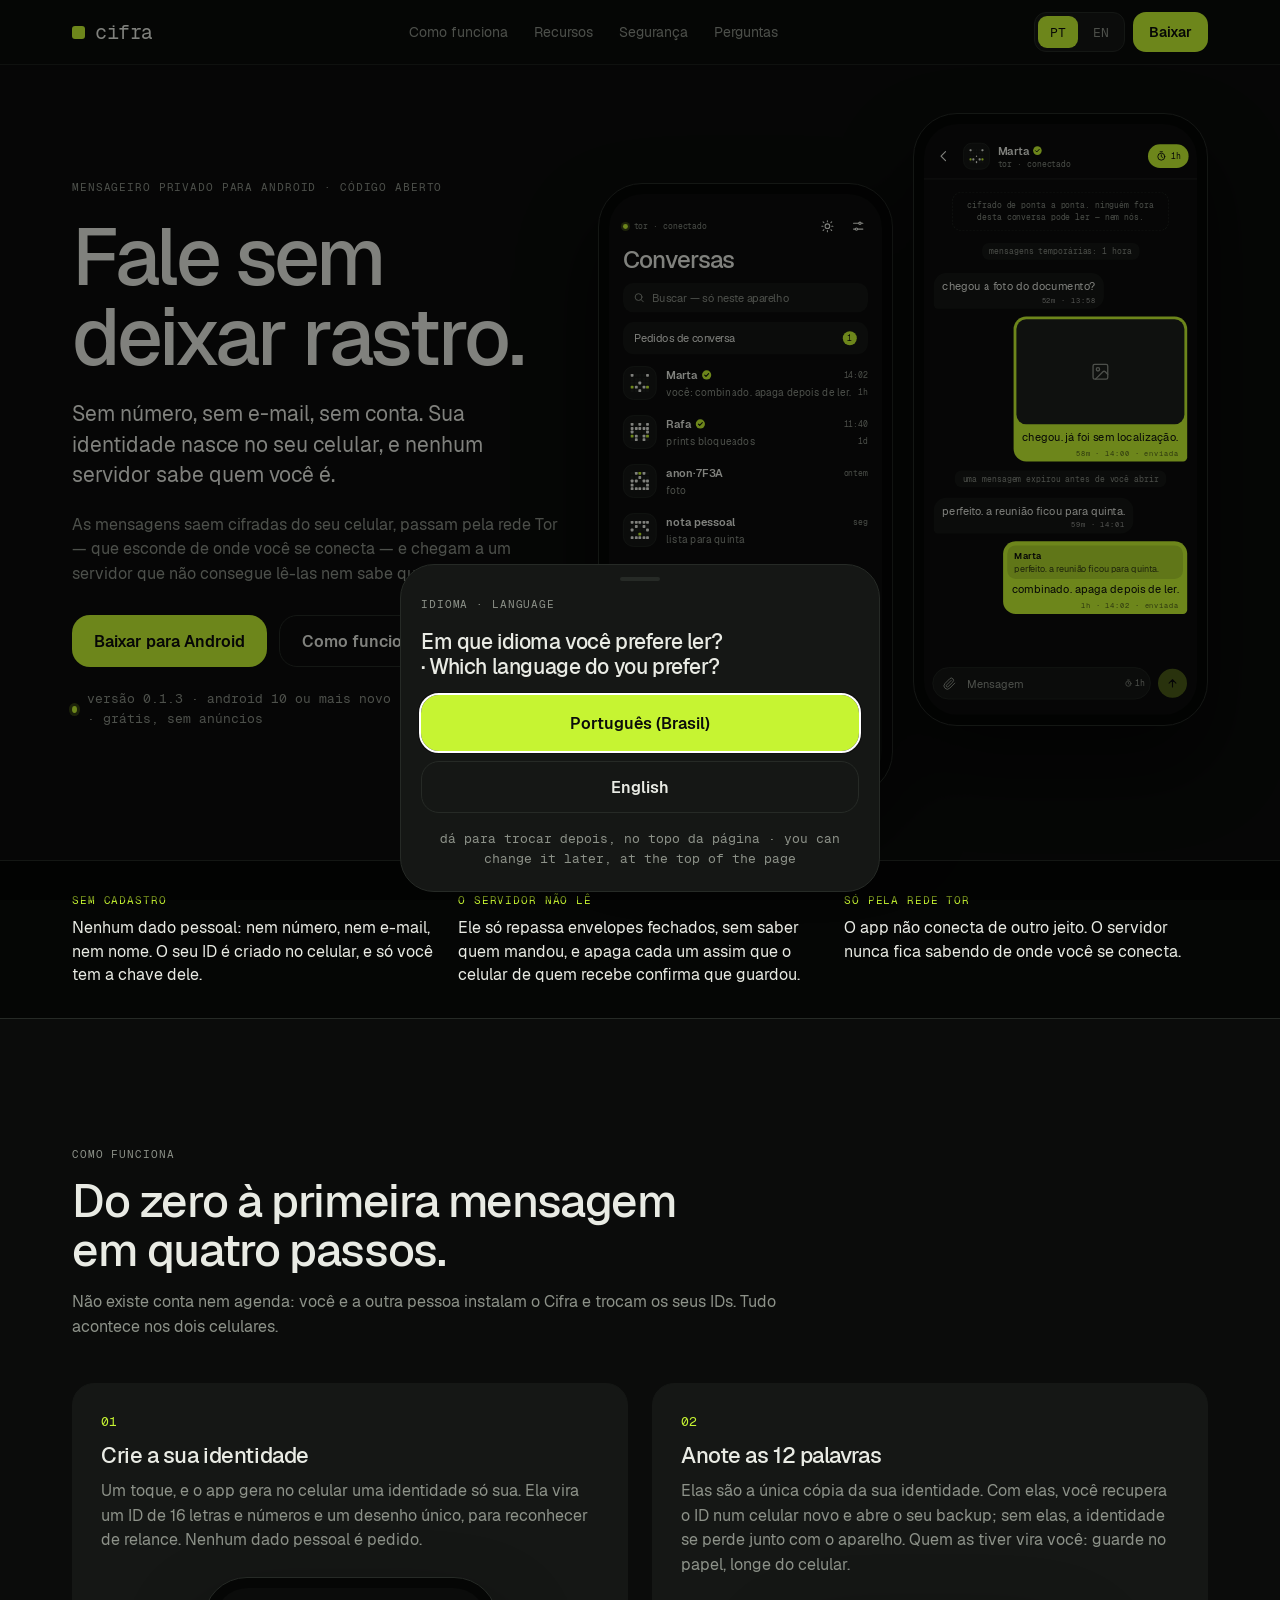
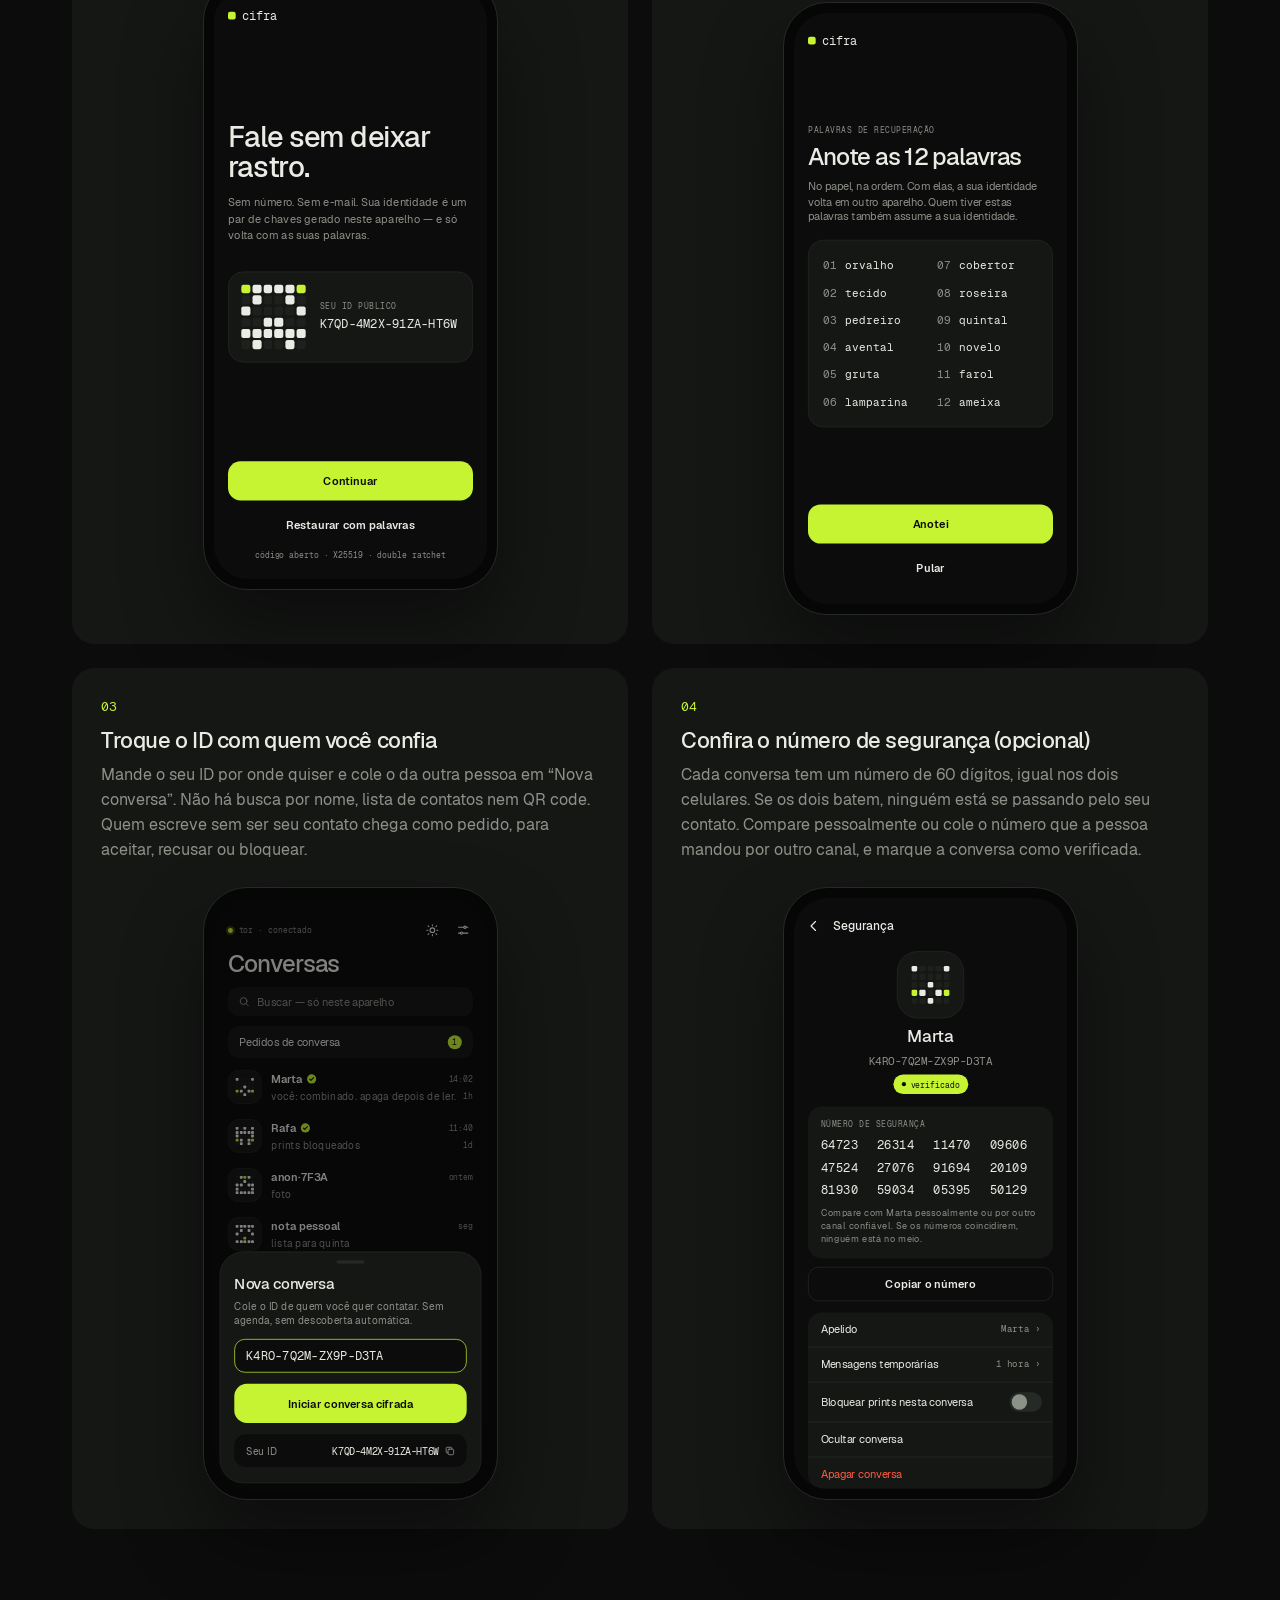
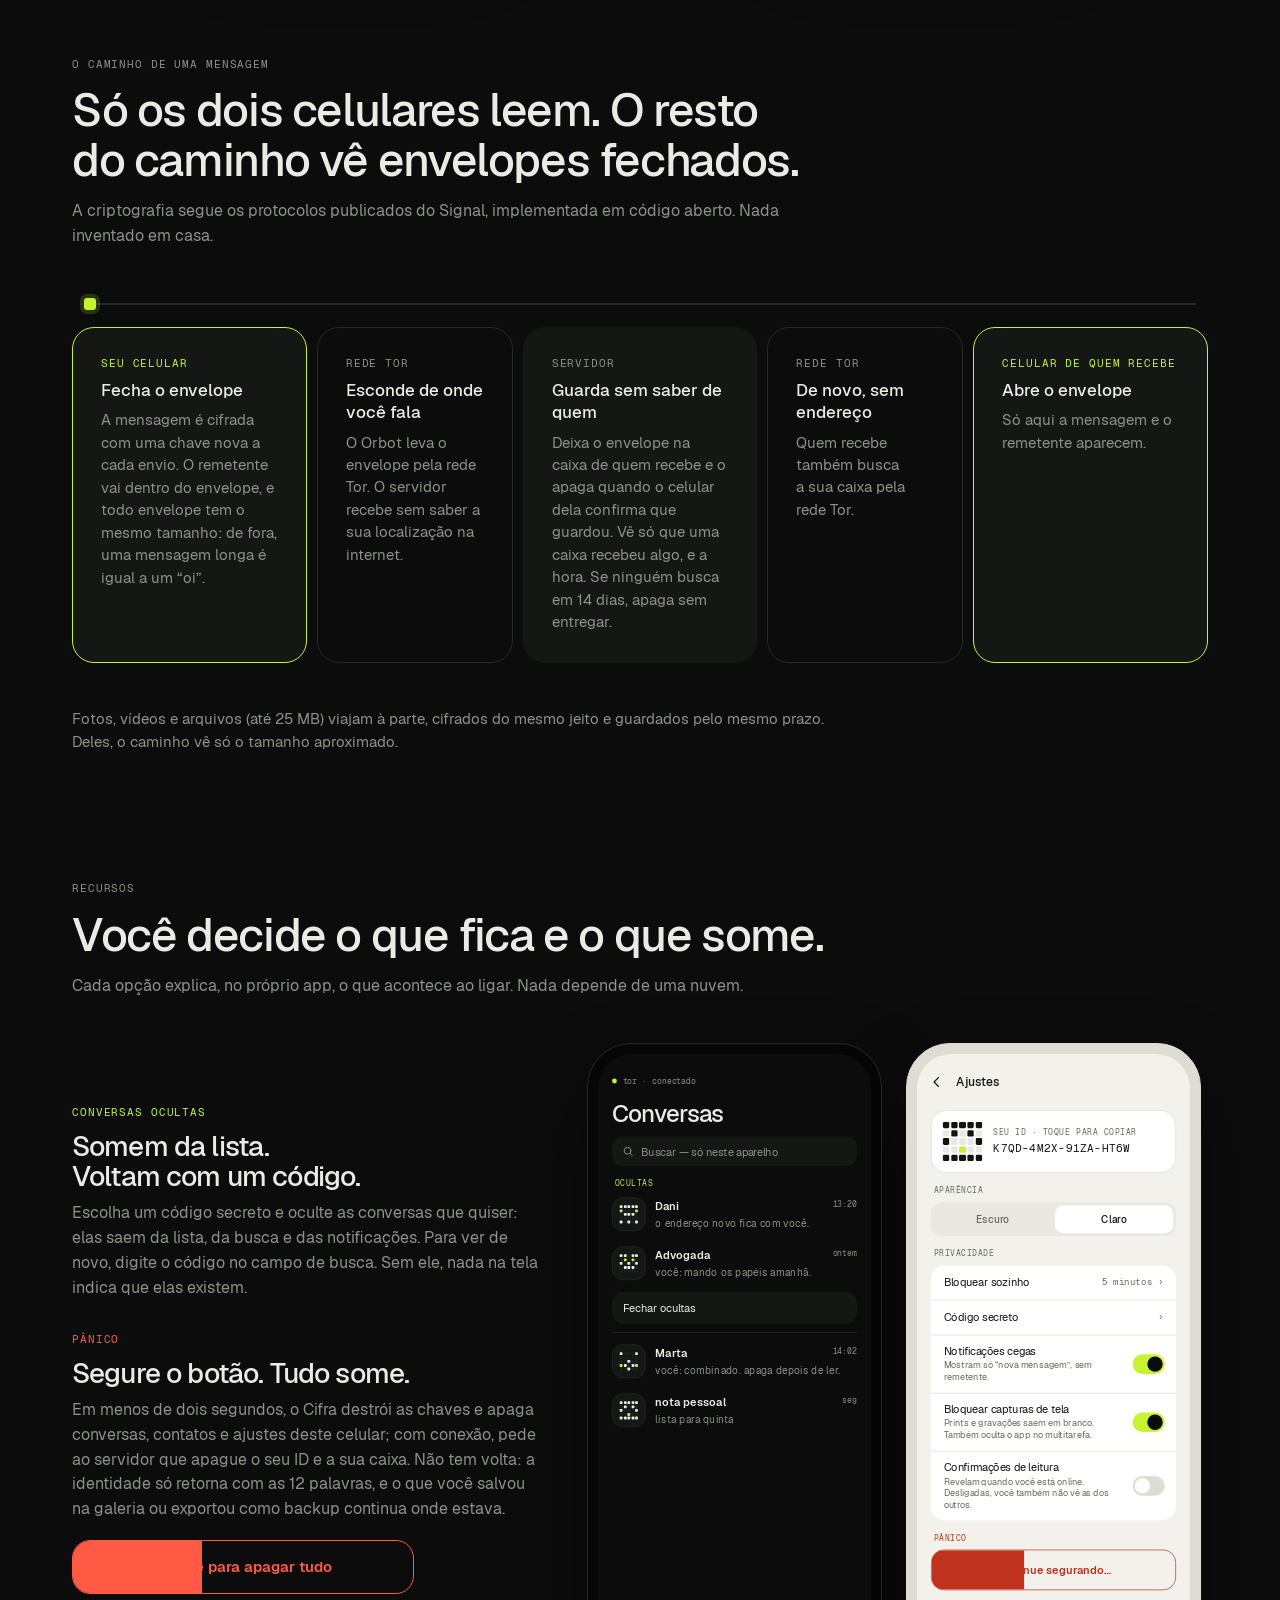
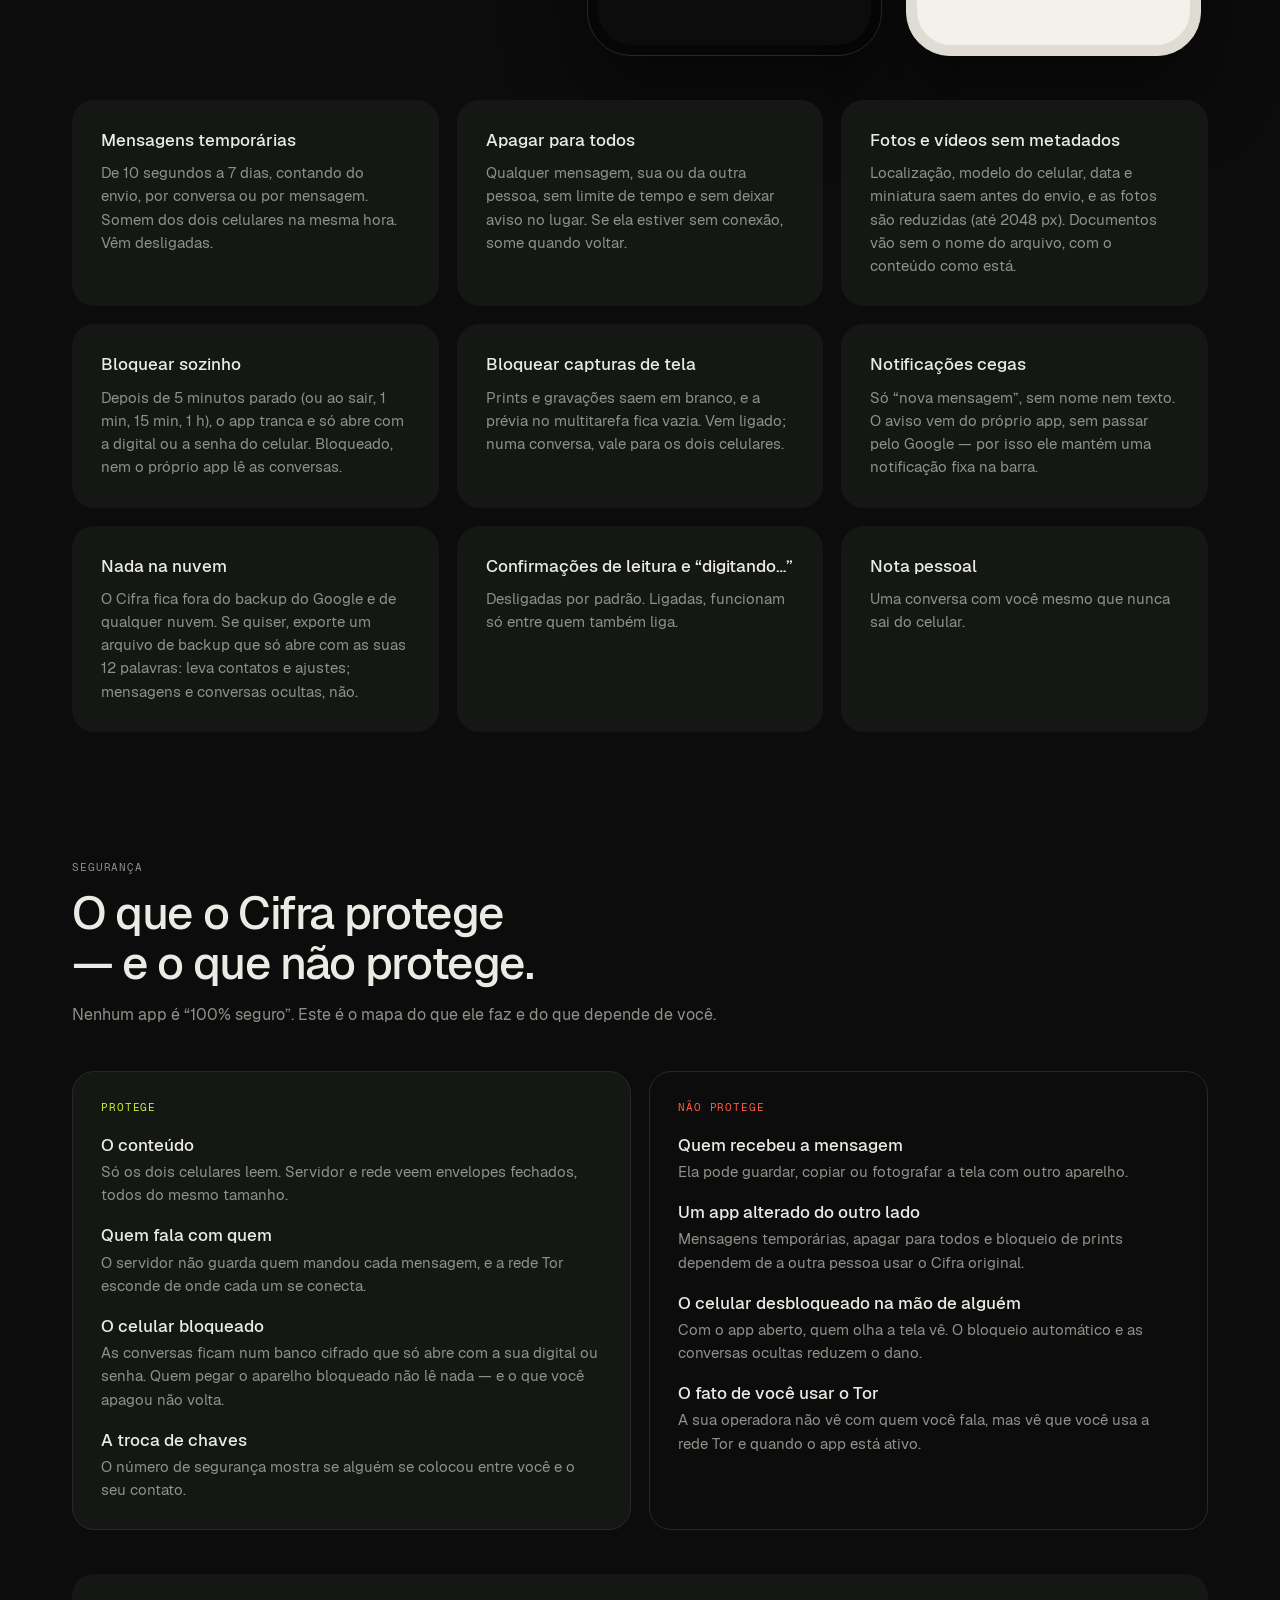
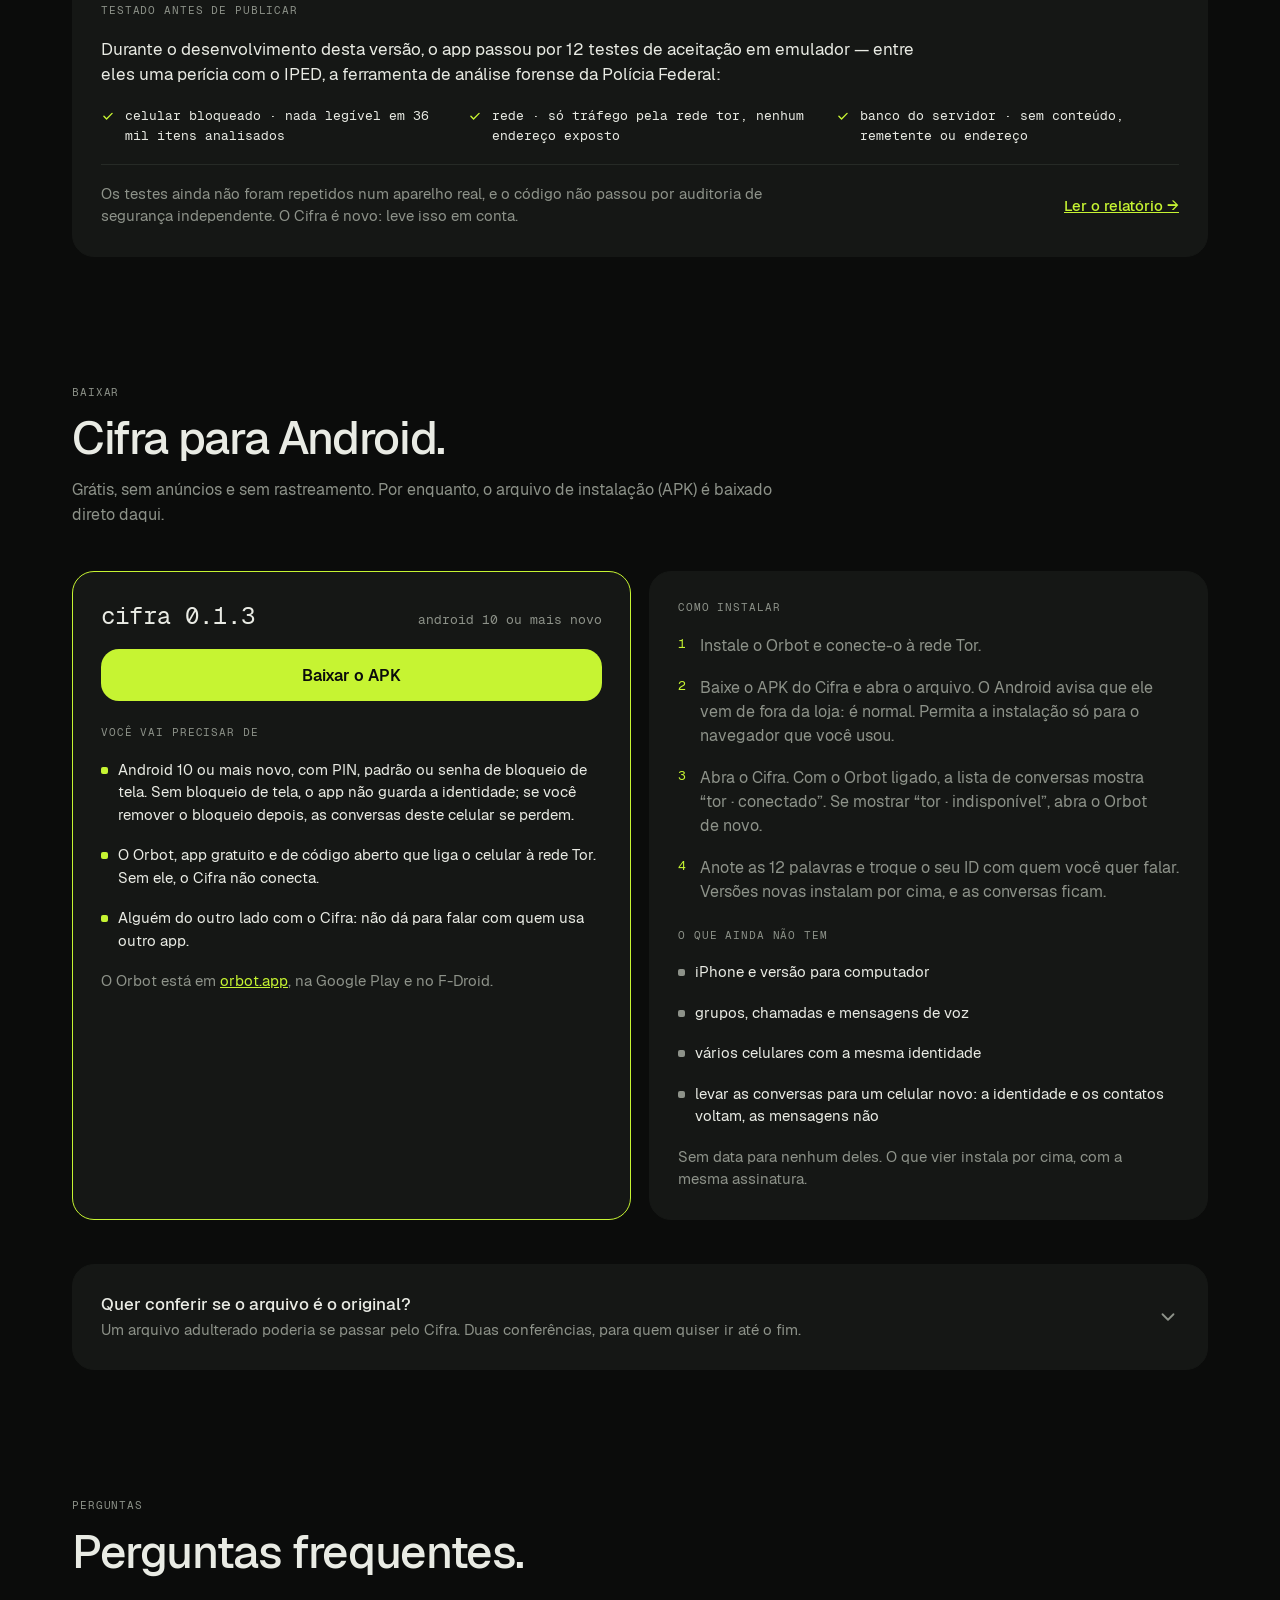
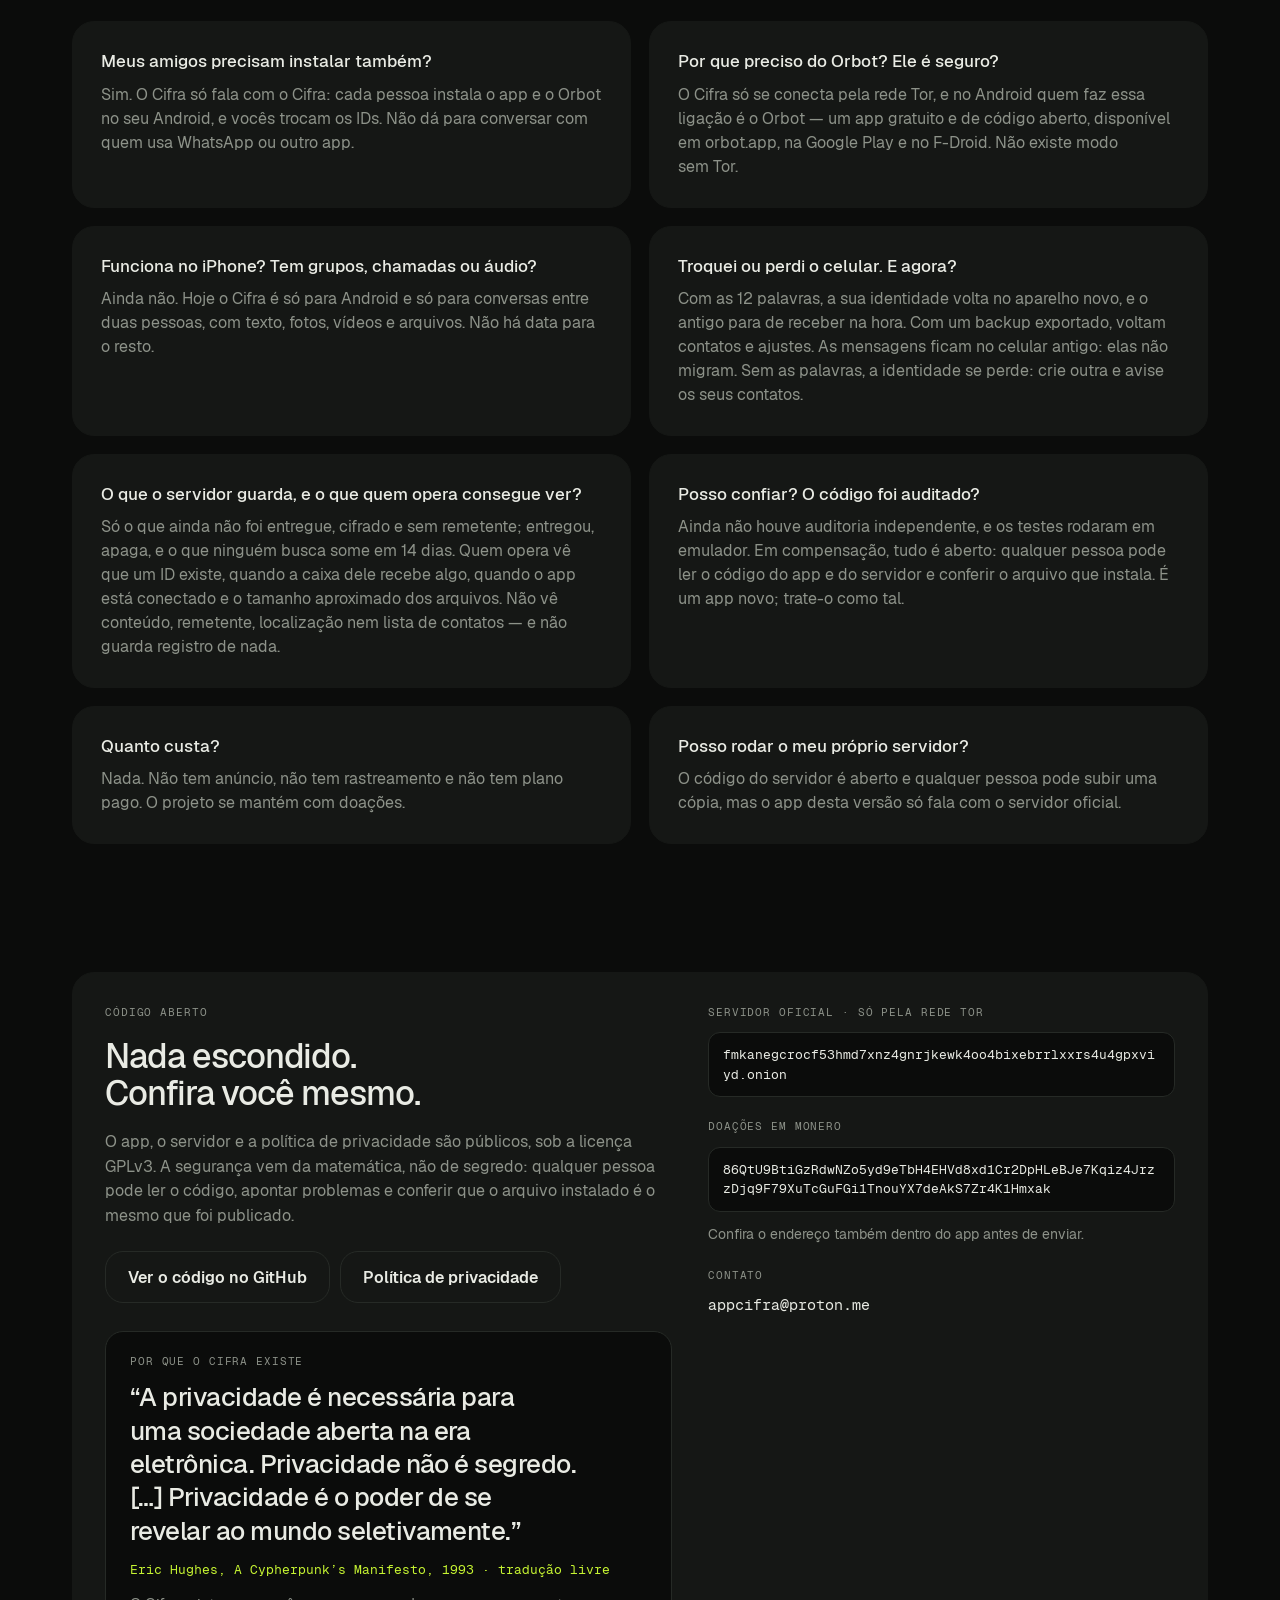
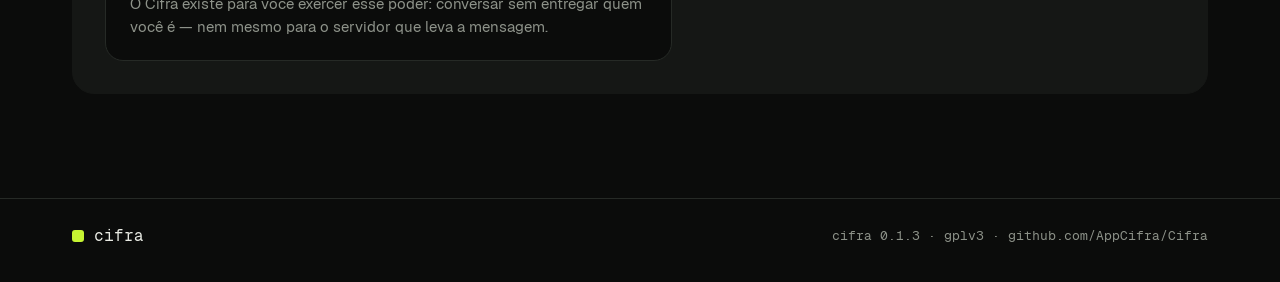
<file: index.html>
<!doctype html>
<html lang="pt-BR">
<head>
<meta charset="utf-8">
<meta name="viewport" content="width=device-width, initial-scale=1">
<meta http-equiv="Content-Security-Policy" content="default-src 'none'; style-src 'self' 'unsafe-inline'; font-src 'self'; img-src 'self'; script-src 'self'; base-uri 'none'; form-action 'none'">
<meta name="referrer" content="no-referrer">
<title>Cifra · fale sem deixar rastro</title>
<meta name="description" content="Sem número, sem e-mail, sem conta. Sua identidade nasce no seu celular, e nenhum servidor sabe quem você é.">
<link rel="icon" href="/icone.svg" type="image/svg+xml">
<link rel="stylesheet" href="/estilo.css">
<link rel="alternate" hreflang="pt-BR" href="https://appcifra.org/">
<link rel="alternate" hreflang="en" href="https://appcifra.org/en/">
<script src="/site.js" defer></script>
</head>
<body>
<div class="pagina" lang="pt-BR">

<header class="topo">
<div class="wrap" style="display: flex; align-items: center; justify-content: space-between; gap: 12px; height: 64px">
<a href="#inicio" aria-label="Cifra" style="display: flex; align-items: center; gap: 10px; text-decoration: none; color: #E9EBE4">
<span style="width: 13px; height: 13px; border-radius: 3px; background: #C6F432"></span>
<span style="font: 500 20px 'Geist Mono', monospace; letter-spacing: -.02em">cifra</span>
</a>
<nav class="nav-links" aria-label="Seções">
<a href="#como">Como funciona</a>
<a href="#recursos">Recursos</a>
<a href="#seguranca">Segurança</a>
<a href="#perguntas">Perguntas</a>
</nav>
<div style="display: flex; align-items: center; gap: 8px">
<div class="seg" role="group" aria-label="Idioma">
<a href="/" hreflang="pt-BR" lang="pt-BR" data-idioma="pt" aria-current="page" style="background: #C6F432; color: #0B0C0B">PT</a>
<a href="/en/" hreflang="en" lang="en" data-idioma="en" aria-current="false" style="background: transparent; color: #8D9289">EN</a>
</div>
<a href="#baixar" class="botao botao-acento compacto">Baixar</a>
</div>
</div>
</header>

<section id="inicio" class="wrap" style="display: flex; flex-wrap: wrap; align-items: center; gap: 40px; padding-top: 48px; padding-bottom: 64px">
<div style="flex: 999 1 460px; min-width: 0; display: flex; flex-direction: column; gap: 22px">
<span class="rotulo entra" style="--d: 0ms">mensageiro privado para android · código aberto</span>
<h1 class="h1 entra" style="--d: 80ms">Fale sem deixar rastro.</h1>
<p class="lead entra" style="--d: 160ms">Sem número, sem e-mail, sem conta. Sua identidade nasce no seu celular, e nenhum servidor sabe quem você é.</p>
<p class="texto entra" style="--d: 240ms; max-width: 560px">As mensagens saem cifradas do seu celular, passam pela rede Tor — que esconde de onde você se conecta — e chegam a um servidor que não consegue lê-las nem sabe quem mandou.</p>
<div class="entra" style="--d: 320ms; display: flex; flex-wrap: wrap; gap: 12px; padding-top: 6px">
<a href="#baixar" class="botao botao-acento">Baixar para Android</a>
<a href="#como" class="botao botao-linha">Como funciona</a>
</div>
<span class="mono entra" style="--d: 400ms; display: inline-flex; align-items: center; gap: 10px"><span class="ponto" aria-hidden="true"></span>versão 0.1.3 · android 10 ou mais novo · precisa do orbot · grátis, sem anúncios</span>
</div>
<div class="entra" style="--d: 220ms; flex: 1 1 340px; display: flex; justify-content: center; align-items: flex-start; gap: 20px">
<div class="celular flutua so-largo" style="margin-top: 70px"><div class="tela" inert aria-hidden="true"><div><div lang="pt-BR" style="position: relative; width: 390px; height: 844px; box-sizing: border-box; overflow: hidden; background: #0B0C0B; color: #E9EBE4; font-family: Geist, sans-serif; display: flex; flex-direction: column; padding-top: 20px">
<div style="display: flex; align-items: center; justify-content: space-between; padding: 6px 14px 4px 20px">
<span style="display: inline-flex; align-items: center; gap: 8px; font: 400 12px 'Geist Mono', monospace; color: #8D9289"><span style="width: 7px; height: 7px; border-radius: 50%; background: #C6F432; box-shadow: 0 0 0 3px rgba(198,244,50,.22)"></span>tor · conectado</span>
<div style="display: flex; gap: 4px">
<button aria-label="Tema claro" style="width: 40px; height: 40px; border: 0; border-radius: 12px; background: transparent; color: #E9EBE4; display: grid; place-items: center"><svg width="20" height="20" viewBox="0 0 24 24" fill="none" stroke="currentColor" stroke-width="1.8" stroke-linecap="round" stroke-linejoin="round" aria-hidden="true"><circle cx="12" cy="12" r="4"></circle><path d="M12 2.5v2M12 19.5v2M4.6 4.6l1.4 1.4M18 18l1.4 1.4M2.5 12h2M19.5 12h2M4.6 19.4L6 18M18 6l1.4-1.4"></path></svg></button>
<button aria-label="Ajustes" style="width: 40px; height: 40px; border: 0; border-radius: 12px; background: transparent; color: #E9EBE4; display: grid; place-items: center"><svg width="20" height="20" viewBox="0 0 24 24" fill="none" stroke="currentColor" stroke-width="1.8" stroke-linecap="round" stroke-linejoin="round" aria-hidden="true"><path d="M4 7h9M17 7h3M4 17h3M11 17h9"></path><circle cx="15" cy="7" r="2"></circle><circle cx="9" cy="17" r="2"></circle></svg></button>
</div>
</div>
<h2 style="margin: 0; padding: 6px 20px 14px; font: 500 34px/1.1 Geist, sans-serif; letter-spacing: -.03em">Conversas</h2>
<div style="margin: 0 20px 10px; height: 42px; display: flex; align-items: center; gap: 10px; padding: 0 14px; border-radius: 15px; background: #151715; color: #8D9289; font: 400 15px Geist, sans-serif"><svg width="18" height="18" viewBox="0 0 24 24" fill="none" stroke="currentColor" stroke-width="1.8" stroke-linecap="round" aria-hidden="true"><circle cx="11" cy="11" r="6.5"></circle><path d="M20 20l-4-4"></path></svg>Buscar — só neste aparelho</div>
<div style="display: flex; align-items: center; justify-content: space-between; margin: 4px 20px 6px; padding: 13px 16px; border-radius: 16px; background: #151715; font: 400 15px Geist, sans-serif">Pedidos de conversa<span style="min-width: 20px; height: 20px; padding: 0 6px; border-radius: 10px; background: #C6F432; color: #0B0C0B; font: 500 11px 'Geist Mono', monospace; display: inline-grid; place-items: center; box-sizing: border-box">1</span></div>

<div style="display: flex; gap: 14px; align-items: center; padding: 11px 20px">
<div style="width: 48px; height: 48px; border-radius: 15px; background: #151715; border: 1px solid #262A26; display: grid; place-items: center; flex-shrink: 0; box-sizing: border-box"><div style="display: grid; grid-template-columns: repeat(5, minmax(0, 1fr)); gap: 1.5px; width: 26px; height: 26px"><div style="border-radius: 1px; background: #E9EBE4"></div><div style="border-radius: 1px; background: #1D201D"></div><div style="border-radius: 1px; background: #1D201D"></div><div style="border-radius: 1px; background: #1D201D"></div><div style="border-radius: 1px; background: #E9EBE4"></div><div style="border-radius: 1px; background: #1D201D"></div><div style="border-radius: 1px; background: #1D201D"></div><div style="border-radius: 1px; background: #1D201D"></div><div style="border-radius: 1px; background: #1D201D"></div><div style="border-radius: 1px; background: #1D201D"></div><div style="border-radius: 1px; background: #1D201D"></div><div style="border-radius: 1px; background: #1D201D"></div><div style="border-radius: 1px; background: #E9EBE4"></div><div style="border-radius: 1px; background: #1D201D"></div><div style="border-radius: 1px; background: #1D201D"></div><div style="border-radius: 1px; background: #C6F432"></div><div style="border-radius: 1px; background: #E9EBE4"></div><div style="border-radius: 1px; background: #1D201D"></div><div style="border-radius: 1px; background: #E9EBE4"></div><div style="border-radius: 1px; background: #C6F432"></div><div style="border-radius: 1px; background: #1D201D"></div><div style="border-radius: 1px; background: #1D201D"></div><div style="border-radius: 1px; background: #E9EBE4"></div><div style="border-radius: 1px; background: #1D201D"></div><div style="border-radius: 1px; background: #1D201D"></div></div></div>
<div style="flex: 1; min-width: 0; display: flex; flex-direction: column; gap: 4px">
<div style="display: flex; align-items: center; gap: 6px"><span style="font: 600 16px Geist, sans-serif; letter-spacing: -.01em">Marta</span><svg width="15" height="15" viewBox="0 0 16 16" role="img" aria-label="verificado"><circle cx="8" cy="8" r="7" fill="#C6F432"></circle><path d="M5 8.2l2 2 4-4.2" fill="none" stroke="#0B0C0B" stroke-width="1.6" stroke-linecap="round" stroke-linejoin="round"></path></svg><span style="flex: 1"></span><span style="font: 400 11.5px 'Geist Mono', monospace; color: #8D9289">14:02</span></div>
<div style="display: flex; align-items: center; gap: 8px"><span style="flex: 1; min-width: 0; font: 400 14.5px Geist, sans-serif; color: #8D9289; white-space: nowrap; overflow: hidden; text-overflow: ellipsis">você: combinado. apaga depois de ler.</span><span style="font: 400 11px 'Geist Mono', monospace; color: #8D9289">1h</span></div>
</div>
</div>

<div style="display: flex; gap: 14px; align-items: center; padding: 11px 20px">
<div style="width: 48px; height: 48px; border-radius: 15px; background: #151715; border: 1px solid #262A26; display: grid; place-items: center; flex-shrink: 0; box-sizing: border-box"><div style="display: grid; grid-template-columns: repeat(5, minmax(0, 1fr)); gap: 1.5px; width: 26px; height: 26px"><div style="border-radius: 1px; background: #E9EBE4"></div><div style="border-radius: 1px; background: #1D201D"></div><div style="border-radius: 1px; background: #E9EBE4"></div><div style="border-radius: 1px; background: #1D201D"></div><div style="border-radius: 1px; background: #E9EBE4"></div><div style="border-radius: 1px; background: #E9EBE4"></div><div style="border-radius: 1px; background: #E9EBE4"></div><div style="border-radius: 1px; background: #E9EBE4"></div><div style="border-radius: 1px; background: #E9EBE4"></div><div style="border-radius: 1px; background: #E9EBE4"></div><div style="border-radius: 1px; background: #E9EBE4"></div><div style="border-radius: 1px; background: #1D201D"></div><div style="border-radius: 1px; background: #1D201D"></div><div style="border-radius: 1px; background: #1D201D"></div><div style="border-radius: 1px; background: #E9EBE4"></div><div style="border-radius: 1px; background: #C6F432"></div><div style="border-radius: 1px; background: #E9EBE4"></div><div style="border-radius: 1px; background: #1D201D"></div><div style="border-radius: 1px; background: #E9EBE4"></div><div style="border-radius: 1px; background: #C6F432"></div><div style="border-radius: 1px; background: #1D201D"></div><div style="border-radius: 1px; background: #E9EBE4"></div><div style="border-radius: 1px; background: #1D201D"></div><div style="border-radius: 1px; background: #E9EBE4"></div><div style="border-radius: 1px; background: #1D201D"></div></div></div>
<div style="flex: 1; min-width: 0; display: flex; flex-direction: column; gap: 4px">
<div style="display: flex; align-items: center; gap: 6px"><span style="font: 600 16px Geist, sans-serif; letter-spacing: -.01em">Rafa</span><svg width="15" height="15" viewBox="0 0 16 16" role="img" aria-label="verificado"><circle cx="8" cy="8" r="7" fill="#C6F432"></circle><path d="M5 8.2l2 2 4-4.2" fill="none" stroke="#0B0C0B" stroke-width="1.6" stroke-linecap="round" stroke-linejoin="round"></path></svg><span style="flex: 1"></span><span style="font: 400 11.5px 'Geist Mono', monospace; color: #8D9289">11:40</span></div>
<div style="display: flex; align-items: center; gap: 8px"><span style="flex: 1; min-width: 0; font: 400 14.5px Geist, sans-serif; color: #8D9289; white-space: nowrap; overflow: hidden; text-overflow: ellipsis">prints bloqueados</span><span style="font: 400 11px 'Geist Mono', monospace; color: #8D9289">1d</span></div>
</div>
</div>

<div style="display: flex; gap: 14px; align-items: center; padding: 11px 20px">
<div style="width: 48px; height: 48px; border-radius: 15px; background: #151715; border: 1px solid #262A26; display: grid; place-items: center; flex-shrink: 0; box-sizing: border-box"><div style="display: grid; grid-template-columns: repeat(5, minmax(0, 1fr)); gap: 1.5px; width: 26px; height: 26px"><div style="border-radius: 1px; background: #1D201D"></div><div style="border-radius: 1px; background: #E9EBE4"></div><div style="border-radius: 1px; background: #C6F432"></div><div style="border-radius: 1px; background: #E9EBE4"></div><div style="border-radius: 1px; background: #1D201D"></div><div style="border-radius: 1px; background: #1D201D"></div><div style="border-radius: 1px; background: #1D201D"></div><div style="border-radius: 1px; background: #E9EBE4"></div><div style="border-radius: 1px; background: #1D201D"></div><div style="border-radius: 1px; background: #1D201D"></div><div style="border-radius: 1px; background: #E9EBE4"></div><div style="border-radius: 1px; background: #E9EBE4"></div><div style="border-radius: 1px; background: #1D201D"></div><div style="border-radius: 1px; background: #E9EBE4"></div><div style="border-radius: 1px; background: #E9EBE4"></div><div style="border-radius: 1px; background: #E9EBE4"></div><div style="border-radius: 1px; background: #1D201D"></div><div style="border-radius: 1px; background: #1D201D"></div><div style="border-radius: 1px; background: #1D201D"></div><div style="border-radius: 1px; background: #E9EBE4"></div><div style="border-radius: 1px; background: #E9EBE4"></div><div style="border-radius: 1px; background: #E9EBE4"></div><div style="border-radius: 1px; background: #E9EBE4"></div><div style="border-radius: 1px; background: #E9EBE4"></div><div style="border-radius: 1px; background: #E9EBE4"></div></div></div>
<div style="flex: 1; min-width: 0; display: flex; flex-direction: column; gap: 4px">
<div style="display: flex; align-items: center; gap: 6px"><span style="font: 600 16px Geist, sans-serif; letter-spacing: -.01em">anon·7F3A</span><span style="flex: 1"></span><span style="font: 400 11.5px 'Geist Mono', monospace; color: #8D9289">ontem</span></div>
<div style="display: flex; align-items: center; gap: 8px"><span style="flex: 1; min-width: 0; font: 400 14.5px Geist, sans-serif; color: #8D9289; white-space: nowrap; overflow: hidden; text-overflow: ellipsis">foto</span><span style="font: 400 11px 'Geist Mono', monospace; color: #8D9289"></span></div>
</div>
</div>

<div style="display: flex; gap: 14px; align-items: center; padding: 11px 20px">
<div style="width: 48px; height: 48px; border-radius: 15px; background: #151715; border: 1px solid #262A26; display: grid; place-items: center; flex-shrink: 0; box-sizing: border-box"><div style="display: grid; grid-template-columns: repeat(5, minmax(0, 1fr)); gap: 1.5px; width: 26px; height: 26px"><div style="border-radius: 1px; background: #E9EBE4"></div><div style="border-radius: 1px; background: #E9EBE4"></div><div style="border-radius: 1px; background: #E9EBE4"></div><div style="border-radius: 1px; background: #E9EBE4"></div><div style="border-radius: 1px; background: #E9EBE4"></div><div style="border-radius: 1px; background: #1D201D"></div><div style="border-radius: 1px; background: #E9EBE4"></div><div style="border-radius: 1px; background: #1D201D"></div><div style="border-radius: 1px; background: #E9EBE4"></div><div style="border-radius: 1px; background: #1D201D"></div><div style="border-radius: 1px; background: #E9EBE4"></div><div style="border-radius: 1px; background: #1D201D"></div><div style="border-radius: 1px; background: #1D201D"></div><div style="border-radius: 1px; background: #1D201D"></div><div style="border-radius: 1px; background: #E9EBE4"></div><div style="border-radius: 1px; background: #1D201D"></div><div style="border-radius: 1px; background: #1D201D"></div><div style="border-radius: 1px; background: #C6F432"></div><div style="border-radius: 1px; background: #1D201D"></div><div style="border-radius: 1px; background: #1D201D"></div><div style="border-radius: 1px; background: #E9EBE4"></div><div style="border-radius: 1px; background: #E9EBE4"></div><div style="border-radius: 1px; background: #E9EBE4"></div><div style="border-radius: 1px; background: #E9EBE4"></div><div style="border-radius: 1px; background: #E9EBE4"></div></div></div>
<div style="flex: 1; min-width: 0; display: flex; flex-direction: column; gap: 4px">
<div style="display: flex; align-items: center; gap: 6px"><span style="font: 600 16px Geist, sans-serif; letter-spacing: -.01em">nota pessoal</span><span style="flex: 1"></span><span style="font: 400 11.5px 'Geist Mono', monospace; color: #8D9289">seg</span></div>
<div style="display: flex; align-items: center; gap: 8px"><span style="flex: 1; min-width: 0; font: 400 14.5px Geist, sans-serif; color: #8D9289; white-space: nowrap; overflow: hidden; text-overflow: ellipsis">lista para quinta</span><span style="font: 400 11px 'Geist Mono', monospace; color: #8D9289"></span></div>
</div>
</div>

<p style="margin: 18px 34px 0; text-align: center; font: 400 11px/1.55 'Geist Mono', monospace; color: #8D9289">conversas ficam cifradas no aparelho. o servidor só guarda, cifrado, o que ainda não foi entregue.</p>
<button aria-label="Nova conversa" style="position: absolute; right: 22px; bottom: 34px; width: 58px; height: 58px; border: 0; border-radius: 19px; background: #C6F432; color: #0B0C0B; display: grid; place-items: center; box-shadow: 0 10px 30px rgba(0,0,0,.25)"><svg width="24" height="24" viewBox="0 0 24 24" fill="none" stroke="currentColor" stroke-width="2" stroke-linecap="round" aria-hidden="true"><path d="M12 5v14M5 12h14"></path></svg></button>
</div></div></div></div>
<div class="celular flutua" style="--f: 1.6s"><div class="tela" inert aria-hidden="true"><div><div lang="pt-BR" style="width: 390px; height: 844px; box-sizing: border-box; overflow: hidden; background: #0B0C0B; color: #E9EBE4; font-family: Geist, sans-serif; display: flex; flex-direction: column; padding-top: 18px">
<div style="display: flex; align-items: center; gap: 6px; padding: 6px 12px 10px 6px; border-bottom: 1px solid #262A26">
<button aria-label="Voltar" style="width: 44px; height: 44px; border: 0; border-radius: 12px; background: transparent; color: #E9EBE4; display: grid; place-items: center"><svg width="22" height="22" viewBox="0 0 24 24" fill="none" stroke="currentColor" stroke-width="1.8" stroke-linecap="round" stroke-linejoin="round" aria-hidden="true"><path d="M15 5l-7 7 7 7"></path></svg></button>
<div style="flex: 1; display: flex; align-items: center; gap: 11px; min-width: 0">
<div style="width: 38px; height: 38px; border-radius: 12px; background: #151715; border: 1px solid #262A26; display: grid; place-items: center; box-sizing: border-box; flex-shrink: 0"><div style="display: grid; grid-template-columns: repeat(5, minmax(0, 1fr)); gap: 1.5px; width: 20px; height: 20px"><div style="border-radius: 1px; background: #E9EBE4"></div><div style="border-radius: 1px; background: #1D201D"></div><div style="border-radius: 1px; background: #1D201D"></div><div style="border-radius: 1px; background: #1D201D"></div><div style="border-radius: 1px; background: #E9EBE4"></div><div style="border-radius: 1px; background: #1D201D"></div><div style="border-radius: 1px; background: #1D201D"></div><div style="border-radius: 1px; background: #1D201D"></div><div style="border-radius: 1px; background: #1D201D"></div><div style="border-radius: 1px; background: #1D201D"></div><div style="border-radius: 1px; background: #1D201D"></div><div style="border-radius: 1px; background: #1D201D"></div><div style="border-radius: 1px; background: #E9EBE4"></div><div style="border-radius: 1px; background: #1D201D"></div><div style="border-radius: 1px; background: #1D201D"></div><div style="border-radius: 1px; background: #C6F432"></div><div style="border-radius: 1px; background: #E9EBE4"></div><div style="border-radius: 1px; background: #1D201D"></div><div style="border-radius: 1px; background: #E9EBE4"></div><div style="border-radius: 1px; background: #C6F432"></div><div style="border-radius: 1px; background: #1D201D"></div><div style="border-radius: 1px; background: #1D201D"></div><div style="border-radius: 1px; background: #E9EBE4"></div><div style="border-radius: 1px; background: #1D201D"></div><div style="border-radius: 1px; background: #1D201D"></div></div></div>
<div style="display: flex; flex-direction: column; gap: 2px"><span style="display: flex; gap: 5px; align-items: center; font: 600 16px Geist, sans-serif">Marta<svg width="14" height="14" viewBox="0 0 16 16" role="img" aria-label="verificado"><circle cx="8" cy="8" r="7" fill="#C6F432"></circle><path d="M5 8.2l2 2 4-4.2" fill="none" stroke="#0B0C0B" stroke-width="1.6" stroke-linecap="round" stroke-linejoin="round"></path></svg></span><span style="font: 400 11px 'Geist Mono', monospace; color: #8D9289">tor · conectado</span></div>
</div>
<span style="height: 34px; padding: 0 11px; border-radius: 17px; display: inline-flex; align-items: center; gap: 6px; font: 400 12px 'Geist Mono', monospace; background: #C6F432; color: #0B0C0B"><svg width="16" height="16" viewBox="0 0 24 24" fill="none" stroke="currentColor" stroke-width="1.9" stroke-linecap="round" stroke-linejoin="round" aria-hidden="true"><circle cx="12" cy="13" r="7.5"></circle><path d="M12 9v4l2.5 1.5M9.5 2.5h5"></path></svg>1h</span>
</div>
<div style="flex: 1; overflow: hidden; padding: 14px 14px 10px; display: flex; flex-direction: column; gap: 3px">
<div style="align-self: center; max-width: 280px; margin: 4px 0 10px; padding: 10px 14px; border: 1px dashed #262A26; border-radius: 14px; text-align: center; font: 400 11px/1.55 'Geist Mono', monospace; color: #8D9289">cifrado de ponta a ponta. ninguém fora desta conversa pode ler — nem nós.</div>
<div style="align-self: center; margin: 4px 0 8px; padding: 5px 11px; border-radius: 10px; background: #151715; font: 400 11px 'Geist Mono', monospace; color: #8D9289">mensagens temporárias: 1 hora</div>
<div style="display: flex; justify-content: flex-start; margin-top: 8px"><div style="max-width: 78%; padding: 8px 12px 6px; border-radius: 18px 18px 18px 6px; background: #151715; display: flex; flex-direction: column; gap: 2px"><span style="font: 400 15.5px/1.38 Geist, sans-serif">chegou a foto do documento?</span><span style="align-self: flex-end; font: 400 10.5px 'Geist Mono', monospace; opacity: .62">52m · 13:58</span></div></div>
<div style="display: flex; justify-content: flex-end; margin-top: 8px"><div style="width: 248px; padding: 4px 4px 5px; border-radius: 18px 18px 6px 18px; background: #C6F432; color: #0B0C0B; display: flex; flex-direction: column; gap: 2px; box-sizing: border-box"><div style="height: 150px; border-radius: 14px 14px 14px 14px; background: #1D201D; display: grid; place-items: center; color: #8D9289"><svg width="28" height="28" viewBox="0 0 24 24" fill="none" stroke="currentColor" stroke-width="1.6" stroke-linecap="round" stroke-linejoin="round" aria-hidden="true"><rect x="3" y="3" width="18" height="18" rx="2"></rect><circle cx="9" cy="9" r="2"></circle><path d="m21 15-3.086-3.086a2 2 0 0 0-2.828 0L6 21"></path></svg></div><span style="padding: 6px 8px 0; font: 400 15.5px/1.38 Geist, sans-serif">chegou. já foi sem localização.</span><span style="align-self: flex-end; padding: 2px 8px 0; font: 400 10.5px 'Geist Mono', monospace; opacity: .62">58m · 14:00 · enviada</span></div></div>
<div style="align-self: center; margin: 10px 0 4px; padding: 5px 11px; border-radius: 10px; background: #151715; font: 400 11px 'Geist Mono', monospace; color: #8D9289">uma mensagem expirou antes de você abrir</div>
<div style="display: flex; justify-content: flex-start; margin-top: 8px"><div style="max-width: 78%; padding: 8px 12px 6px; border-radius: 18px 18px 18px 6px; background: #151715; display: flex; flex-direction: column; gap: 2px"><span style="font: 400 15.5px/1.38 Geist, sans-serif">perfeito. a reunião ficou para quinta.</span><span style="align-self: flex-end; font: 400 10.5px 'Geist Mono', monospace; opacity: .62">59m · 14:01</span></div></div>
<div style="display: flex; justify-content: flex-end; margin-top: 8px"><div style="max-width: 78%; padding: 6px 6px 6px; border-radius: 18px 18px 6px 18px; background: #C6F432; color: #0B0C0B; display: flex; flex-direction: column; gap: 4px"><div style="padding: 6px 10px; border-radius: 12px; background: rgba(11,12,11,.12); display: flex; flex-direction: column; gap: 2px"><span style="font: 600 12.5px Geist, sans-serif">Marta</span><span style="font: 400 13px Geist, sans-serif; opacity: .75">perfeito. a reunião ficou para quinta.</span></div><span style="padding: 0 6px; font: 400 15.5px/1.38 Geist, sans-serif">combinado. apaga depois de ler.</span><span style="align-self: flex-end; padding: 0 6px; font: 400 10.5px 'Geist Mono', monospace; opacity: .62">1h · 14:02 · enviada</span></div></div>
</div>
<div style="display: flex; align-items: flex-end; gap: 8px; padding: 8px 12px 22px">
<div style="flex: 1; display: flex; align-items: center; gap: 8px; min-height: 46px; box-sizing: border-box; padding: 0 8px 0 6px; border-radius: 23px; background: #151715; border: 1px solid #262A26">
<span style="width: 34px; height: 34px; display: grid; place-items: center; color: #8D9289"><svg width="19" height="19" viewBox="0 0 24 24" fill="none" stroke="currentColor" stroke-width="1.8" stroke-linecap="round" stroke-linejoin="round" aria-hidden="true"><path d="m21.44 11.05-9.19 9.19a6 6 0 0 1-8.49-8.49l8.57-8.57A4 4 0 1 1 18 8.84l-8.59 8.57a2 2 0 0 1-2.83-2.83l8.49-8.48"></path></svg></span>
<span style="flex: 1; font: 400 16px Geist, sans-serif; color: #8D9289">Mensagem</span>
<span style="display: inline-flex; align-items: center; gap: 3px; font: 400 11px 'Geist Mono', monospace; color: #8D9289"><svg width="12" height="12" viewBox="0 0 24 24" fill="none" stroke="currentColor" stroke-width="2" stroke-linecap="round" aria-hidden="true"><circle cx="12" cy="13" r="7.5"></circle><path d="M12 9v4l2.5 1.5M9.5 2.5h5"></path></svg>1h</span>
</div>
<span style="width: 46px; height: 46px; border-radius: 50%; background: #C6F432; color: #0B0C0B; display: grid; place-items: center; opacity: .35; transform: scale(.9)"><svg width="20" height="20" viewBox="0 0 24 24" fill="none" stroke="currentColor" stroke-width="2.2" stroke-linecap="round" stroke-linejoin="round" aria-hidden="true"><path d="M12 19V5M5.5 11.5L12 5l6.5 6.5"></path></svg></span>
</div>
</div></div></div></div>
</div>
</section>

<section style="border-top: 1px solid #262A26; border-bottom: 1px solid #262A26; background: #050605">
<div class="wrap grade-3" style="padding-top: 32px; padding-bottom: 32px; gap: 22px">
<div class="linha reveal" data-reveal="1" style="gap: 8px"><span class="rotulo" style="color: #C6F432">sem cadastro</span><span style="font: 400 15.5px/1.5 Geist, sans-serif">Nenhum dado pessoal: nem número, nem e-mail, nem nome. O seu ID é criado no celular, e só você tem a chave dele.</span></div>
<div class="linha reveal" data-reveal="1" style="gap: 8px"><span class="rotulo" style="color: #C6F432">o servidor não lê</span><span style="font: 400 15.5px/1.5 Geist, sans-serif">Ele só repassa envelopes fechados, sem saber quem mandou, e apaga cada um assim que o celular de quem recebe confirma que guardou.</span></div>
<div class="linha reveal" data-reveal="1" style="gap: 8px"><span class="rotulo" style="color: #C6F432">só pela rede tor</span><span style="font: 400 15.5px/1.5 Geist, sans-serif">O app não conecta de outro jeito. O servidor nunca fica sabendo de onde você se conecta.</span></div>
</div>
</section>

<section id="como" class="wrap secao">
<div class="cabecalho reveal" data-reveal="1">
<span class="rotulo">como funciona</span>
<h2 class="titulo">Do zero à primeira mensagem em quatro passos.</h2>
<p class="texto">Não existe conta nem agenda: você e a outra pessoa instalam o Cifra e trocam os seus IDs. Tudo acontece nos dois celulares.</p>
</div>
<div class="grade-2" style="gap: 24px">
<div class="card reveal" data-reveal="1" style="display: flex; flex-direction: column; gap: 24px; align-items: center">
<div class="linha" style="align-self: stretch; gap: 10px"><span class="mono" style="color: #C6F432">01</span><h3 class="sub">Crie a sua identidade</h3><p class="texto">Um toque, e o app gera no celular uma identidade só sua. Ela vira um ID de 16 letras e números e um desenho único, para reconhecer de relance. Nenhum dado pessoal é pedido.</p></div>
<div class="celular"><div class="tela" inert aria-hidden="true"><div><div lang="pt-BR" style="width: 390px; height: 844px; box-sizing: border-box; overflow: hidden; background: #0B0C0B; color: #E9EBE4; font-family: Geist, sans-serif; display: flex; flex-direction: column; padding: 28px 20px 26px">
<div style="display: flex; align-items: center; gap: 9px"><span style="width: 11px; height: 11px; border-radius: 3px; background: #C6F432"></span><span style="font: 500 17px 'Geist Mono', monospace">cifra</span></div>
<div style="flex: 1; display: flex; flex-direction: column; justify-content: center; gap: 18px">
<h1 style="margin: 0; font: 500 42px/1.02 Geist, sans-serif; letter-spacing: -.035em">Fale sem deixar rastro.</h1>
<p style="margin: 0; font: 400 16px/1.45 Geist, sans-serif; color: #8D9289">Sem número. Sem e-mail. Sua identidade é um par de chaves gerado neste aparelho — e só volta com as suas palavras.</p>
<div style="margin-top: 22px; display: flex; align-items: center; gap: 20px; padding: 18px; border-radius: 22px; background: #151715; border: 1px solid #262A26">
<div style="display: grid; grid-template-columns: repeat(6, minmax(0, 1fr)); gap: 3px; width: 92px; height: 92px; flex-shrink: 0"><div style="border-radius: 3px; background: #C6F432"></div><div style="border-radius: 3px; background: #E9EBE4"></div><div style="border-radius: 3px; background: #E9EBE4"></div><div style="border-radius: 3px; background: #E9EBE4"></div><div style="border-radius: 3px; background: #E9EBE4"></div><div style="border-radius: 3px; background: #C6F432"></div><div style="border-radius: 3px; background: #1D201D"></div><div style="border-radius: 3px; background: #E9EBE4"></div><div style="border-radius: 3px; background: #1D201D"></div><div style="border-radius: 3px; background: #1D201D"></div><div style="border-radius: 3px; background: #E9EBE4"></div><div style="border-radius: 3px; background: #1D201D"></div><div style="border-radius: 3px; background: #E9EBE4"></div><div style="border-radius: 3px; background: #1D201D"></div><div style="border-radius: 3px; background: #1D201D"></div><div style="border-radius: 3px; background: #1D201D"></div><div style="border-radius: 3px; background: #1D201D"></div><div style="border-radius: 3px; background: #E9EBE4"></div><div style="border-radius: 3px; background: #1D201D"></div><div style="border-radius: 3px; background: #1D201D"></div><div style="border-radius: 3px; background: #E9EBE4"></div><div style="border-radius: 3px; background: #E9EBE4"></div><div style="border-radius: 3px; background: #1D201D"></div><div style="border-radius: 3px; background: #1D201D"></div><div style="border-radius: 3px; background: #E9EBE4"></div><div style="border-radius: 3px; background: #E9EBE4"></div><div style="border-radius: 3px; background: #E9EBE4"></div><div style="border-radius: 3px; background: #E9EBE4"></div><div style="border-radius: 3px; background: #E9EBE4"></div><div style="border-radius: 3px; background: #E9EBE4"></div><div style="border-radius: 3px; background: #1D201D"></div><div style="border-radius: 3px; background: #E9EBE4"></div><div style="border-radius: 3px; background: #1D201D"></div><div style="border-radius: 3px; background: #1D201D"></div><div style="border-radius: 3px; background: #E9EBE4"></div><div style="border-radius: 3px; background: #1D201D"></div></div>
<div style="display: flex; flex-direction: column; gap: 6px; min-width: 0"><span style="font: 400 11px/1.4 'Geist Mono', monospace; letter-spacing: .08em; text-transform: uppercase; color: #8D9289">seu id público</span><span style="font: 400 17px/1.3 'Geist Mono', monospace; letter-spacing: .02em; word-break: break-all">K7QD-4M2X-91ZA-HT6W</span></div>
</div>
</div>
<div style="display: flex; flex-direction: column; gap: 10px">
<button style="height: 56px; border: 0; border-radius: 18px; background: #C6F432; color: #0B0C0B; font: 600 16px Geist, sans-serif">Continuar</button>
<button style="height: 50px; border: 0; border-radius: 15px; background: transparent; color: #E9EBE4; font: 600 15.5px Geist, sans-serif">Restaurar com palavras</button>
<span style="text-align: center; font: 400 12px 'Geist Mono', monospace; color: #8D9289">código aberto · X25519 · double ratchet</span>
</div>
</div></div></div></div>
</div>
<div class="card reveal" data-reveal="1" style="display: flex; flex-direction: column; gap: 24px; align-items: center">
<div class="linha" style="align-self: stretch; gap: 10px"><span class="mono" style="color: #C6F432">02</span><h3 class="sub">Anote as 12 palavras</h3><p class="texto">Elas são a única cópia da sua identidade. Com elas, você recupera o ID num celular novo e abre o seu backup; sem elas, a identidade se perde junto com o aparelho. Quem as tiver vira você: guarde no papel, longe do celular.</p></div>
<div class="celular"><div class="tela" inert aria-hidden="true"><div><div lang="pt-BR" style="width: 390px; height: 844px; box-sizing: border-box; overflow: hidden; background: #0B0C0B; color: #E9EBE4; font-family: Geist, sans-serif; display: flex; flex-direction: column; padding: 28px 20px 26px">
<div style="display: flex; align-items: center; gap: 9px"><span style="width: 11px; height: 11px; border-radius: 3px; background: #C6F432"></span><span style="font: 500 17px 'Geist Mono', monospace">cifra</span></div>
<div style="flex: 1; display: flex; flex-direction: column; justify-content: center; gap: 22px">
<div style="display: flex; flex-direction: column; gap: 12px">
<span style="font: 400 11px/1.4 'Geist Mono', monospace; letter-spacing: .08em; text-transform: uppercase; color: #8D9289">palavras de recuperação</span>
<h2 style="margin: 0; font: 500 34px/1.1 Geist, sans-serif; letter-spacing: -.03em">Anote as 12 palavras</h2>
<p style="margin: 0; font: 400 15px/1.45 Geist, sans-serif; color: #8D9289">No papel, na ordem. Com elas, a sua identidade volta em outro aparelho. Quem tiver estas palavras também assume a sua identidade.</p>
</div>
<div style="display: grid; grid-template-columns: repeat(2, minmax(0, 1fr)); gap: 4px 18px; padding: 18px 20px; border-radius: 22px; background: #151715; border: 1px solid #262A26">
<div style="display: flex; flex-direction: column; gap: 4px"><div style="display: flex; gap: 12px; padding: 7px 0; font: 400 16px 'Geist Mono', monospace"><span style="color: #8D9289">01</span><span>orvalho</span></div><div style="display: flex; gap: 12px; padding: 7px 0; font: 400 16px 'Geist Mono', monospace"><span style="color: #8D9289">02</span><span>tecido</span></div><div style="display: flex; gap: 12px; padding: 7px 0; font: 400 16px 'Geist Mono', monospace"><span style="color: #8D9289">03</span><span>pedreiro</span></div><div style="display: flex; gap: 12px; padding: 7px 0; font: 400 16px 'Geist Mono', monospace"><span style="color: #8D9289">04</span><span>avental</span></div><div style="display: flex; gap: 12px; padding: 7px 0; font: 400 16px 'Geist Mono', monospace"><span style="color: #8D9289">05</span><span>gruta</span></div><div style="display: flex; gap: 12px; padding: 7px 0; font: 400 16px 'Geist Mono', monospace"><span style="color: #8D9289">06</span><span>lamparina</span></div></div>
<div style="display: flex; flex-direction: column; gap: 4px"><div style="display: flex; gap: 12px; padding: 7px 0; font: 400 16px 'Geist Mono', monospace"><span style="color: #8D9289">07</span><span>cobertor</span></div><div style="display: flex; gap: 12px; padding: 7px 0; font: 400 16px 'Geist Mono', monospace"><span style="color: #8D9289">08</span><span>roseira</span></div><div style="display: flex; gap: 12px; padding: 7px 0; font: 400 16px 'Geist Mono', monospace"><span style="color: #8D9289">09</span><span>quintal</span></div><div style="display: flex; gap: 12px; padding: 7px 0; font: 400 16px 'Geist Mono', monospace"><span style="color: #8D9289">10</span><span>novelo</span></div><div style="display: flex; gap: 12px; padding: 7px 0; font: 400 16px 'Geist Mono', monospace"><span style="color: #8D9289">11</span><span>farol</span></div><div style="display: flex; gap: 12px; padding: 7px 0; font: 400 16px 'Geist Mono', monospace"><span style="color: #8D9289">12</span><span>ameixa</span></div></div>
</div>
</div>
<div style="display: flex; flex-direction: column; gap: 10px">
<button style="height: 56px; border: 0; border-radius: 18px; background: #C6F432; color: #0B0C0B; font: 600 16px Geist, sans-serif">Anotei</button>
<button style="height: 50px; border: 0; border-radius: 15px; background: transparent; color: #E9EBE4; font: 600 15.5px Geist, sans-serif">Pular</button>
</div>
</div></div></div></div>
</div>
<div class="card reveal" data-reveal="1" style="display: flex; flex-direction: column; gap: 24px; align-items: center">
<div class="linha" style="align-self: stretch; gap: 10px"><span class="mono" style="color: #C6F432">03</span><h3 class="sub">Troque o ID com quem você confia</h3><p class="texto">Mande o seu ID por onde quiser e cole o da outra pessoa em “Nova conversa”. Não há busca por nome, lista de contatos nem QR code. Quem escreve sem ser seu contato chega como pedido, para aceitar, recusar ou bloquear.</p></div>
<div class="celular"><div class="tela" inert aria-hidden="true"><div><div lang="pt-BR" style="position: relative; width: 390px; height: 844px; overflow: hidden; background: #0B0C0B; color: #E9EBE4; font-family: Geist, sans-serif">
<div lang="pt-BR" style="position: relative; width: 390px; height: 844px; box-sizing: border-box; overflow: hidden; background: #0B0C0B; color: #E9EBE4; font-family: Geist, sans-serif; display: flex; flex-direction: column; padding-top: 20px">
<div style="display: flex; align-items: center; justify-content: space-between; padding: 6px 14px 4px 20px">
<span style="display: inline-flex; align-items: center; gap: 8px; font: 400 12px 'Geist Mono', monospace; color: #8D9289"><span style="width: 7px; height: 7px; border-radius: 50%; background: #C6F432; box-shadow: 0 0 0 3px rgba(198,244,50,.22)"></span>tor · conectado</span>
<div style="display: flex; gap: 4px">
<button aria-label="Tema claro" style="width: 40px; height: 40px; border: 0; border-radius: 12px; background: transparent; color: #E9EBE4; display: grid; place-items: center"><svg width="20" height="20" viewBox="0 0 24 24" fill="none" stroke="currentColor" stroke-width="1.8" stroke-linecap="round" stroke-linejoin="round" aria-hidden="true"><circle cx="12" cy="12" r="4"></circle><path d="M12 2.5v2M12 19.5v2M4.6 4.6l1.4 1.4M18 18l1.4 1.4M2.5 12h2M19.5 12h2M4.6 19.4L6 18M18 6l1.4-1.4"></path></svg></button>
<button aria-label="Ajustes" style="width: 40px; height: 40px; border: 0; border-radius: 12px; background: transparent; color: #E9EBE4; display: grid; place-items: center"><svg width="20" height="20" viewBox="0 0 24 24" fill="none" stroke="currentColor" stroke-width="1.8" stroke-linecap="round" stroke-linejoin="round" aria-hidden="true"><path d="M4 7h9M17 7h3M4 17h3M11 17h9"></path><circle cx="15" cy="7" r="2"></circle><circle cx="9" cy="17" r="2"></circle></svg></button>
</div>
</div>
<h2 style="margin: 0; padding: 6px 20px 14px; font: 500 34px/1.1 Geist, sans-serif; letter-spacing: -.03em">Conversas</h2>
<div style="margin: 0 20px 10px; height: 42px; display: flex; align-items: center; gap: 10px; padding: 0 14px; border-radius: 15px; background: #151715; color: #8D9289; font: 400 15px Geist, sans-serif"><svg width="18" height="18" viewBox="0 0 24 24" fill="none" stroke="currentColor" stroke-width="1.8" stroke-linecap="round" aria-hidden="true"><circle cx="11" cy="11" r="6.5"></circle><path d="M20 20l-4-4"></path></svg>Buscar — só neste aparelho</div>
<div style="display: flex; align-items: center; justify-content: space-between; margin: 4px 20px 6px; padding: 13px 16px; border-radius: 16px; background: #151715; font: 400 15px Geist, sans-serif">Pedidos de conversa<span style="min-width: 20px; height: 20px; padding: 0 6px; border-radius: 10px; background: #C6F432; color: #0B0C0B; font: 500 11px 'Geist Mono', monospace; display: inline-grid; place-items: center; box-sizing: border-box">1</span></div>

<div style="display: flex; gap: 14px; align-items: center; padding: 11px 20px">
<div style="width: 48px; height: 48px; border-radius: 15px; background: #151715; border: 1px solid #262A26; display: grid; place-items: center; flex-shrink: 0; box-sizing: border-box"><div style="display: grid; grid-template-columns: repeat(5, minmax(0, 1fr)); gap: 1.5px; width: 26px; height: 26px"><div style="border-radius: 1px; background: #E9EBE4"></div><div style="border-radius: 1px; background: #1D201D"></div><div style="border-radius: 1px; background: #1D201D"></div><div style="border-radius: 1px; background: #1D201D"></div><div style="border-radius: 1px; background: #E9EBE4"></div><div style="border-radius: 1px; background: #1D201D"></div><div style="border-radius: 1px; background: #1D201D"></div><div style="border-radius: 1px; background: #1D201D"></div><div style="border-radius: 1px; background: #1D201D"></div><div style="border-radius: 1px; background: #1D201D"></div><div style="border-radius: 1px; background: #1D201D"></div><div style="border-radius: 1px; background: #1D201D"></div><div style="border-radius: 1px; background: #E9EBE4"></div><div style="border-radius: 1px; background: #1D201D"></div><div style="border-radius: 1px; background: #1D201D"></div><div style="border-radius: 1px; background: #C6F432"></div><div style="border-radius: 1px; background: #E9EBE4"></div><div style="border-radius: 1px; background: #1D201D"></div><div style="border-radius: 1px; background: #E9EBE4"></div><div style="border-radius: 1px; background: #C6F432"></div><div style="border-radius: 1px; background: #1D201D"></div><div style="border-radius: 1px; background: #1D201D"></div><div style="border-radius: 1px; background: #E9EBE4"></div><div style="border-radius: 1px; background: #1D201D"></div><div style="border-radius: 1px; background: #1D201D"></div></div></div>
<div style="flex: 1; min-width: 0; display: flex; flex-direction: column; gap: 4px">
<div style="display: flex; align-items: center; gap: 6px"><span style="font: 600 16px Geist, sans-serif; letter-spacing: -.01em">Marta</span><svg width="15" height="15" viewBox="0 0 16 16" role="img" aria-label="verificado"><circle cx="8" cy="8" r="7" fill="#C6F432"></circle><path d="M5 8.2l2 2 4-4.2" fill="none" stroke="#0B0C0B" stroke-width="1.6" stroke-linecap="round" stroke-linejoin="round"></path></svg><span style="flex: 1"></span><span style="font: 400 11.5px 'Geist Mono', monospace; color: #8D9289">14:02</span></div>
<div style="display: flex; align-items: center; gap: 8px"><span style="flex: 1; min-width: 0; font: 400 14.5px Geist, sans-serif; color: #8D9289; white-space: nowrap; overflow: hidden; text-overflow: ellipsis">você: combinado. apaga depois de ler.</span><span style="font: 400 11px 'Geist Mono', monospace; color: #8D9289">1h</span></div>
</div>
</div>

<div style="display: flex; gap: 14px; align-items: center; padding: 11px 20px">
<div style="width: 48px; height: 48px; border-radius: 15px; background: #151715; border: 1px solid #262A26; display: grid; place-items: center; flex-shrink: 0; box-sizing: border-box"><div style="display: grid; grid-template-columns: repeat(5, minmax(0, 1fr)); gap: 1.5px; width: 26px; height: 26px"><div style="border-radius: 1px; background: #E9EBE4"></div><div style="border-radius: 1px; background: #1D201D"></div><div style="border-radius: 1px; background: #E9EBE4"></div><div style="border-radius: 1px; background: #1D201D"></div><div style="border-radius: 1px; background: #E9EBE4"></div><div style="border-radius: 1px; background: #E9EBE4"></div><div style="border-radius: 1px; background: #E9EBE4"></div><div style="border-radius: 1px; background: #E9EBE4"></div><div style="border-radius: 1px; background: #E9EBE4"></div><div style="border-radius: 1px; background: #E9EBE4"></div><div style="border-radius: 1px; background: #E9EBE4"></div><div style="border-radius: 1px; background: #1D201D"></div><div style="border-radius: 1px; background: #1D201D"></div><div style="border-radius: 1px; background: #1D201D"></div><div style="border-radius: 1px; background: #E9EBE4"></div><div style="border-radius: 1px; background: #C6F432"></div><div style="border-radius: 1px; background: #E9EBE4"></div><div style="border-radius: 1px; background: #1D201D"></div><div style="border-radius: 1px; background: #E9EBE4"></div><div style="border-radius: 1px; background: #C6F432"></div><div style="border-radius: 1px; background: #1D201D"></div><div style="border-radius: 1px; background: #E9EBE4"></div><div style="border-radius: 1px; background: #1D201D"></div><div style="border-radius: 1px; background: #E9EBE4"></div><div style="border-radius: 1px; background: #1D201D"></div></div></div>
<div style="flex: 1; min-width: 0; display: flex; flex-direction: column; gap: 4px">
<div style="display: flex; align-items: center; gap: 6px"><span style="font: 600 16px Geist, sans-serif; letter-spacing: -.01em">Rafa</span><svg width="15" height="15" viewBox="0 0 16 16" role="img" aria-label="verificado"><circle cx="8" cy="8" r="7" fill="#C6F432"></circle><path d="M5 8.2l2 2 4-4.2" fill="none" stroke="#0B0C0B" stroke-width="1.6" stroke-linecap="round" stroke-linejoin="round"></path></svg><span style="flex: 1"></span><span style="font: 400 11.5px 'Geist Mono', monospace; color: #8D9289">11:40</span></div>
<div style="display: flex; align-items: center; gap: 8px"><span style="flex: 1; min-width: 0; font: 400 14.5px Geist, sans-serif; color: #8D9289; white-space: nowrap; overflow: hidden; text-overflow: ellipsis">prints bloqueados</span><span style="font: 400 11px 'Geist Mono', monospace; color: #8D9289">1d</span></div>
</div>
</div>

<div style="display: flex; gap: 14px; align-items: center; padding: 11px 20px">
<div style="width: 48px; height: 48px; border-radius: 15px; background: #151715; border: 1px solid #262A26; display: grid; place-items: center; flex-shrink: 0; box-sizing: border-box"><div style="display: grid; grid-template-columns: repeat(5, minmax(0, 1fr)); gap: 1.5px; width: 26px; height: 26px"><div style="border-radius: 1px; background: #1D201D"></div><div style="border-radius: 1px; background: #E9EBE4"></div><div style="border-radius: 1px; background: #C6F432"></div><div style="border-radius: 1px; background: #E9EBE4"></div><div style="border-radius: 1px; background: #1D201D"></div><div style="border-radius: 1px; background: #1D201D"></div><div style="border-radius: 1px; background: #1D201D"></div><div style="border-radius: 1px; background: #E9EBE4"></div><div style="border-radius: 1px; background: #1D201D"></div><div style="border-radius: 1px; background: #1D201D"></div><div style="border-radius: 1px; background: #E9EBE4"></div><div style="border-radius: 1px; background: #E9EBE4"></div><div style="border-radius: 1px; background: #1D201D"></div><div style="border-radius: 1px; background: #E9EBE4"></div><div style="border-radius: 1px; background: #E9EBE4"></div><div style="border-radius: 1px; background: #E9EBE4"></div><div style="border-radius: 1px; background: #1D201D"></div><div style="border-radius: 1px; background: #1D201D"></div><div style="border-radius: 1px; background: #1D201D"></div><div style="border-radius: 1px; background: #E9EBE4"></div><div style="border-radius: 1px; background: #E9EBE4"></div><div style="border-radius: 1px; background: #E9EBE4"></div><div style="border-radius: 1px; background: #E9EBE4"></div><div style="border-radius: 1px; background: #E9EBE4"></div><div style="border-radius: 1px; background: #E9EBE4"></div></div></div>
<div style="flex: 1; min-width: 0; display: flex; flex-direction: column; gap: 4px">
<div style="display: flex; align-items: center; gap: 6px"><span style="font: 600 16px Geist, sans-serif; letter-spacing: -.01em">anon·7F3A</span><span style="flex: 1"></span><span style="font: 400 11.5px 'Geist Mono', monospace; color: #8D9289">ontem</span></div>
<div style="display: flex; align-items: center; gap: 8px"><span style="flex: 1; min-width: 0; font: 400 14.5px Geist, sans-serif; color: #8D9289; white-space: nowrap; overflow: hidden; text-overflow: ellipsis">foto</span><span style="font: 400 11px 'Geist Mono', monospace; color: #8D9289"></span></div>
</div>
</div>

<div style="display: flex; gap: 14px; align-items: center; padding: 11px 20px">
<div style="width: 48px; height: 48px; border-radius: 15px; background: #151715; border: 1px solid #262A26; display: grid; place-items: center; flex-shrink: 0; box-sizing: border-box"><div style="display: grid; grid-template-columns: repeat(5, minmax(0, 1fr)); gap: 1.5px; width: 26px; height: 26px"><div style="border-radius: 1px; background: #E9EBE4"></div><div style="border-radius: 1px; background: #E9EBE4"></div><div style="border-radius: 1px; background: #E9EBE4"></div><div style="border-radius: 1px; background: #E9EBE4"></div><div style="border-radius: 1px; background: #E9EBE4"></div><div style="border-radius: 1px; background: #1D201D"></div><div style="border-radius: 1px; background: #E9EBE4"></div><div style="border-radius: 1px; background: #1D201D"></div><div style="border-radius: 1px; background: #E9EBE4"></div><div style="border-radius: 1px; background: #1D201D"></div><div style="border-radius: 1px; background: #E9EBE4"></div><div style="border-radius: 1px; background: #1D201D"></div><div style="border-radius: 1px; background: #1D201D"></div><div style="border-radius: 1px; background: #1D201D"></div><div style="border-radius: 1px; background: #E9EBE4"></div><div style="border-radius: 1px; background: #1D201D"></div><div style="border-radius: 1px; background: #1D201D"></div><div style="border-radius: 1px; background: #C6F432"></div><div style="border-radius: 1px; background: #1D201D"></div><div style="border-radius: 1px; background: #1D201D"></div><div style="border-radius: 1px; background: #E9EBE4"></div><div style="border-radius: 1px; background: #E9EBE4"></div><div style="border-radius: 1px; background: #E9EBE4"></div><div style="border-radius: 1px; background: #E9EBE4"></div><div style="border-radius: 1px; background: #E9EBE4"></div></div></div>
<div style="flex: 1; min-width: 0; display: flex; flex-direction: column; gap: 4px">
<div style="display: flex; align-items: center; gap: 6px"><span style="font: 600 16px Geist, sans-serif; letter-spacing: -.01em">nota pessoal</span><span style="flex: 1"></span><span style="font: 400 11.5px 'Geist Mono', monospace; color: #8D9289">seg</span></div>
<div style="display: flex; align-items: center; gap: 8px"><span style="flex: 1; min-width: 0; font: 400 14.5px Geist, sans-serif; color: #8D9289; white-space: nowrap; overflow: hidden; text-overflow: ellipsis">lista para quinta</span><span style="font: 400 11px 'Geist Mono', monospace; color: #8D9289"></span></div>
</div>
</div>

<p style="margin: 18px 34px 0; text-align: center; font: 400 11px/1.55 'Geist Mono', monospace; color: #8D9289">conversas ficam cifradas no aparelho. o servidor só guarda, cifrado, o que ainda não foi entregue.</p>
<button aria-label="Nova conversa" style="position: absolute; right: 22px; bottom: 34px; width: 58px; height: 58px; border: 0; border-radius: 19px; background: #C6F432; color: #0B0C0B; display: grid; place-items: center; box-shadow: 0 10px 30px rgba(0,0,0,.25)"><svg width="24" height="24" viewBox="0 0 24 24" fill="none" stroke="currentColor" stroke-width="2" stroke-linecap="round" aria-hidden="true"><path d="M12 5v14M5 12h14"></path></svg></button>
</div>
<div style="position: absolute; inset: 0; background: rgba(0,0,0,.45)"></div>
<div style="position: absolute; left: 8px; right: 8px; bottom: 8px; box-sizing: border-box; padding: 12px 20px 22px; border-radius: 34px; background: #151715; border: 1px solid #262A26; display: flex; flex-direction: column; gap: 16px">
<div style="align-self: center; width: 40px; height: 4px; border-radius: 2px; background: #262A26"></div>
<div style="display: flex; flex-direction: column; gap: 8px">
<span style="font: 500 21px/1.25 Geist, sans-serif">Nova conversa</span>
<span style="font: 400 14.5px/1.45 Geist, sans-serif; color: #8D9289">Cole o ID de quem você quer contatar. Sem agenda, sem descoberta automática.</span>
</div>
<div style="height: 46px; display: flex; align-items: center; padding: 0 16px; border-radius: 15px; background: #0B0C0B; border: 1px solid #C6F432; font: 400 17px 'Geist Mono', monospace; letter-spacing: .02em">K4RO-7Q2M-ZX9P-D3TA</div>
<button style="height: 56px; border: 0; border-radius: 18px; background: #C6F432; color: #0B0C0B; font: 600 16px Geist, sans-serif">Iniciar conversa cifrada</button>
<div style="display: flex; align-items: center; justify-content: space-between; padding: 14px 16px; border-radius: 16px; background: #0B0C0B"><span style="font: 400 14.5px Geist, sans-serif; color: #8D9289">Seu ID</span><span style="display: inline-flex; align-items: center; gap: 8px; font: 400 14px 'Geist Mono', monospace">K7QD-4M2X-91ZA-HT6W<svg width="16" height="16" viewBox="0 0 24 24" fill="none" stroke="#8D9289" stroke-width="1.8" stroke-linecap="round" stroke-linejoin="round" aria-hidden="true"><rect x="8" y="8" width="12" height="12" rx="2.5"></rect><path d="M16 8V6a2 2 0 0 0-2-2H6a2 2 0 0 0-2 2v8a2 2 0 0 0 2 2h2"></path></svg></span></div>
</div>
</div></div></div></div>
</div>
<div class="card reveal" data-reveal="1" style="display: flex; flex-direction: column; gap: 24px; align-items: center">
<div class="linha" style="align-self: stretch; gap: 10px"><span class="mono" style="color: #C6F432">04</span><h3 class="sub">Confira o número de segurança (opcional)</h3><p class="texto">Cada conversa tem um número de 60 dígitos, igual nos dois celulares. Se os dois batem, ninguém está se passando pelo seu contato. Compare pessoalmente ou cole o número que a pessoa mandou por outro canal, e marque a conversa como verificada.</p></div>
<div class="celular"><div class="tela" inert aria-hidden="true"><div><div lang="pt-BR" style="width: 390px; height: 844px; box-sizing: border-box; overflow: hidden; background: #0B0C0B; color: #E9EBE4; font-family: Geist, sans-serif; display: flex; flex-direction: column; padding: 18px 20px 0">
<div style="display: flex; align-items: center; gap: 6px; margin-left: -14px"><span style="width: 44px; height: 44px; display: grid; place-items: center"><svg width="22" height="22" viewBox="0 0 24 24" fill="none" stroke="currentColor" stroke-width="1.8" stroke-linecap="round" stroke-linejoin="round" aria-hidden="true"><path d="M15 5l-7 7 7 7"></path></svg></span><span style="font: 500 17px Geist, sans-serif">Segurança</span></div>
<div style="display: flex; flex-direction: column; align-items: center; gap: 10px; padding: 14px 0 18px">
<div style="width: 96px; height: 96px; border-radius: 30px; background: #151715; border: 1px solid #262A26; display: grid; place-items: center; box-sizing: border-box"><div style="display: grid; grid-template-columns: repeat(5, minmax(0, 1fr)); gap: 3px; width: 54px; height: 54px"><div style="border-radius: 2px; background: #E9EBE4"></div><div style="border-radius: 2px; background: #1D201D"></div><div style="border-radius: 2px; background: #1D201D"></div><div style="border-radius: 2px; background: #1D201D"></div><div style="border-radius: 2px; background: #E9EBE4"></div><div style="border-radius: 2px; background: #1D201D"></div><div style="border-radius: 2px; background: #1D201D"></div><div style="border-radius: 2px; background: #1D201D"></div><div style="border-radius: 2px; background: #1D201D"></div><div style="border-radius: 2px; background: #1D201D"></div><div style="border-radius: 2px; background: #1D201D"></div><div style="border-radius: 2px; background: #1D201D"></div><div style="border-radius: 2px; background: #E9EBE4"></div><div style="border-radius: 2px; background: #1D201D"></div><div style="border-radius: 2px; background: #1D201D"></div><div style="border-radius: 2px; background: #C6F432"></div><div style="border-radius: 2px; background: #E9EBE4"></div><div style="border-radius: 2px; background: #1D201D"></div><div style="border-radius: 2px; background: #E9EBE4"></div><div style="border-radius: 2px; background: #C6F432"></div><div style="border-radius: 2px; background: #1D201D"></div><div style="border-radius: 2px; background: #1D201D"></div><div style="border-radius: 2px; background: #E9EBE4"></div><div style="border-radius: 2px; background: #1D201D"></div><div style="border-radius: 2px; background: #1D201D"></div></div></div>
<span style="font: 500 24px Geist, sans-serif">Marta</span>
<span style="font: 400 15px 'Geist Mono', monospace; color: #8D9289; letter-spacing: .02em">K4RO-7Q2M-ZX9P-D3TA</span>
<span style="display: inline-flex; align-items: center; gap: 7px; height: 28px; padding: 0 12px; border-radius: 14px; font: 400 11.5px 'Geist Mono', monospace; background: #C6F432; color: #0B0C0B"><span style="width: 6px; height: 6px; border-radius: 50%; background: currentColor"></span>verificado</span>
</div>
<div style="display: flex; flex-direction: column; gap: 12px; padding: 18px; border-radius: 20px; background: #151715">
<span style="font: 400 11px 'Geist Mono', monospace; letter-spacing: .08em; text-transform: uppercase; color: #8D9289">número de segurança</span>
<div style="display: grid; grid-template-columns: repeat(4, minmax(0, 1fr)); gap: 10px 8px; font: 400 17px 'Geist Mono', monospace; letter-spacing: .04em">
<span>64723</span><span>26314</span><span>11470</span><span>09606</span><span>47524</span><span>27076</span><span>91694</span><span>20109</span><span>81930</span><span>59034</span><span>05395</span><span>50129</span>
</div>
<p style="margin: 0; font: 400 13.5px/1.4 Geist, sans-serif; color: #8D9289">Compare com Marta pessoalmente ou por outro canal confiável. Se os números coincidirem, ninguém está no meio.</p>
</div>
<button style="margin-top: 12px; height: 50px; border: 1px solid #262A26; border-radius: 15px; background: transparent; color: #E9EBE4; font: 600 15.5px Geist, sans-serif">Copiar o número</button>
<div style="margin-top: 16px; display: flex; flex-direction: column; border-radius: 20px; background: #151715; overflow: hidden">
<div style="display: flex; justify-content: space-between; padding: 15px 18px; font: 400 15px Geist, sans-serif">Apelido<span style="font: 400 13px 'Geist Mono', monospace; color: #8D9289">Marta ›</span></div>
<div style="display: flex; justify-content: space-between; padding: 15px 18px; border-top: 1px solid #262A26; font: 400 15px Geist, sans-serif">Mensagens temporárias<span style="font: 400 13px 'Geist Mono', monospace; color: #8D9289">1 hora ›</span></div>
<div style="display: flex; align-items: center; justify-content: space-between; gap: 12px; padding: 14px 16px 14px 18px; border-top: 1px solid #262A26"><span style="font: 400 15px Geist, sans-serif">Bloquear prints nesta conversa</span><span style="width: 46px; height: 28px; border-radius: 14px; background: #262A26; position: relative; flex-shrink: 0"><span style="position: absolute; left: 3px; top: 3px; width: 22px; height: 22px; border-radius: 50%; background: #8D9289"></span></span></div>
<div style="padding: 15px 18px; border-top: 1px solid #262A26; font: 400 15px Geist, sans-serif">Ocultar conversa</div>
<div style="padding: 15px 18px; border-top: 1px solid #262A26; font: 400 15px Geist, sans-serif; color: #FF5A43">Apagar conversa</div>
</div>
</div></div></div></div>
</div>
</div>
</section>

<section id="caminho" class="wrap secao">
<div class="cabecalho reveal" data-reveal="1">
<span class="rotulo">o caminho de uma mensagem</span>
<h2 class="titulo">Só os dois celulares leem. O resto do caminho vê envelopes fechados.</h2>
<p class="texto">A criptografia segue os protocolos publicados do Signal, implementada em código aberto. Nada inventado em casa.</p>
</div>
<div class="rota reveal" data-reveal="1">
<div class="trilho" aria-hidden="true"><span class="pacote"></span></div>
<div class="rota-cards">
<div class="card no" style="border-color: #C6F432"><span class="rotulo" style="color: #C6F432">seu celular</span><span class="forte">Fecha o envelope</span><span class="texto" style="font-size: 14.5px">A mensagem é cifrada com uma chave nova a cada envio. O remetente vai dentro do envelope, e todo envelope tem o mesmo tamanho: de fora, uma mensagem longa é igual a um “oi”.</span></div>
<div class="card no no-tor"><span class="rotulo">rede tor</span><span class="forte">Esconde de onde você fala</span><span class="texto" style="font-size: 14.5px">O Orbot leva o envelope pela rede Tor. O servidor recebe sem saber a sua localização na internet.</span></div>
<div class="card no"><span class="rotulo">servidor</span><span class="forte">Guarda sem saber de quem</span><span class="texto" style="font-size: 14.5px">Deixa o envelope na caixa de quem recebe e o apaga quando o celular dela confirma que guardou. Vê só que uma caixa recebeu algo, e a hora. Se ninguém busca em 14 dias, apaga sem entregar.</span></div>
<div class="card no no-tor"><span class="rotulo">rede tor</span><span class="forte">De novo, sem endereço</span><span class="texto" style="font-size: 14.5px">Quem recebe também busca a sua caixa pela rede Tor.</span></div>
<div class="card no" style="border-color: #C6F432"><span class="rotulo" style="color: #C6F432">celular de quem recebe</span><span class="forte">Abre o envelope</span><span class="texto" style="font-size: 14.5px">Só aqui a mensagem e o remetente aparecem.</span></div>
</div>
</div>
<p class="texto reveal" data-reveal="1" style="font-size: 15px; max-width: 760px">Fotos, vídeos e arquivos (até 25 MB) viajam à parte, cifrados do mesmo jeito e guardados pelo mesmo prazo. Deles, o caminho vê só o tamanho aproximado.</p>
</section>

<section id="recursos" class="wrap secao">
<div class="cabecalho reveal" data-reveal="1">
<span class="rotulo">recursos</span>
<h2 class="titulo">Você decide o que fica e o que some.</h2>
<p class="texto">Cada opção explica, no próprio app, o que acontece ao ligar. Nada depende de uma nuvem.</p>
</div>
<div style="display: flex; flex-wrap: wrap; gap: 40px; align-items: center">
<div class="reveal" data-reveal="1" style="flex: 1 1 360px; min-width: 0; display: flex; flex-direction: column; gap: 32px">
<div class="linha" style="gap: 10px"><span class="rotulo" style="color: #C6F432">conversas ocultas</span><h3 class="titulo" style="font-size: 28px">Somem da lista. Voltam com um código.</h3><p class="texto">Escolha um código secreto e oculte as conversas que quiser: elas saem da lista, da busca e das notificações. Para ver de novo, digite o código no campo de busca. Sem ele, nada na tela indica que elas existem.</p></div>
<div class="linha" style="gap: 10px"><span class="rotulo" style="color: #FF5A43">pânico</span><h3 class="titulo" style="font-size: 28px">Segure o botão. Tudo some.</h3><p class="texto">Em menos de dois segundos, o Cifra destrói as chaves e apaga conversas, contatos e ajustes deste celular; com conexão, pede ao servidor que apague o seu ID e a sua caixa. Não tem volta: a identidade só retorna com as 12 palavras, e o que você salvou na galeria ou exportou como backup continua onde estava.</p>
<div class="panico-demo" aria-hidden="true" style="margin-top: 8px"><span class="panico-enche"></span><span class="panico-txt">segure para apagar tudo</span></div>
</div>
</div>
<div class="reveal" data-reveal="1" style="flex: 1 1 520px; display: flex; flex-wrap: wrap; justify-content: center; gap: 24px">
<div class="celular"><div class="tela" inert aria-hidden="true"><div><div lang="pt-BR" style="width: 390px; height: 844px; box-sizing: border-box; overflow: hidden; background: #0B0C0B; color: #E9EBE4; font-family: Geist, sans-serif; display: flex; flex-direction: column; padding-top: 20px">
<div style="padding: 6px 20px 4px"><span style="display: inline-flex; align-items: center; gap: 8px; font: 400 12px 'Geist Mono', monospace; color: #8D9289"><span style="width: 7px; height: 7px; border-radius: 50%; background: #C6F432"></span>tor · conectado</span></div>
<h2 style="margin: 0; padding: 16px 20px 14px; font: 500 34px/1.1 Geist, sans-serif; letter-spacing: -.03em">Conversas</h2>
<div style="margin: 0 20px 14px; height: 42px; display: flex; align-items: center; gap: 10px; padding: 0 14px; border-radius: 15px; background: #151715; color: #8D9289; font: 400 15px Geist, sans-serif"><svg width="18" height="18" viewBox="0 0 24 24" fill="none" stroke="currentColor" stroke-width="1.8" stroke-linecap="round" aria-hidden="true"><circle cx="11" cy="11" r="6.5"></circle><path d="M20 20l-4-4"></path></svg>Buscar — só neste aparelho</div>
<span style="padding: 4px 24px 2px; font: 400 11px 'Geist Mono', monospace; letter-spacing: .08em; text-transform: uppercase; color: #C6F432">ocultas</span>

<div style="display: flex; gap: 14px; align-items: center; padding: 11px 20px">
<div style="width: 48px; height: 48px; border-radius: 15px; background: #151715; border: 1px solid #262A26; display: grid; place-items: center; flex-shrink: 0; box-sizing: border-box"><div style="display: grid; grid-template-columns: repeat(5, minmax(0, 1fr)); gap: 1.5px; width: 26px; height: 26px"><div style="border-radius: 1px; background: #E9EBE4"></div><div style="border-radius: 1px; background: #E9EBE4"></div><div style="border-radius: 1px; background: #E9EBE4"></div><div style="border-radius: 1px; background: #E9EBE4"></div><div style="border-radius: 1px; background: #E9EBE4"></div><div style="border-radius: 1px; background: #C6F432"></div><div style="border-radius: 1px; background: #1D201D"></div><div style="border-radius: 1px; background: #1D201D"></div><div style="border-radius: 1px; background: #1D201D"></div><div style="border-radius: 1px; background: #C6F432"></div><div style="border-radius: 1px; background: #1D201D"></div><div style="border-radius: 1px; background: #E9EBE4"></div><div style="border-radius: 1px; background: #E9EBE4"></div><div style="border-radius: 1px; background: #E9EBE4"></div><div style="border-radius: 1px; background: #1D201D"></div><div style="border-radius: 1px; background: #1D201D"></div><div style="border-radius: 1px; background: #1D201D"></div><div style="border-radius: 1px; background: #1D201D"></div><div style="border-radius: 1px; background: #1D201D"></div><div style="border-radius: 1px; background: #1D201D"></div><div style="border-radius: 1px; background: #E9EBE4"></div><div style="border-radius: 1px; background: #1D201D"></div><div style="border-radius: 1px; background: #E9EBE4"></div><div style="border-radius: 1px; background: #1D201D"></div><div style="border-radius: 1px; background: #E9EBE4"></div></div></div>
<div style="flex: 1; min-width: 0; display: flex; flex-direction: column; gap: 4px"><div style="display: flex; gap: 6px"><span style="font: 600 16px Geist, sans-serif">Dani</span><span style="flex: 1"></span><span style="font: 400 11.5px 'Geist Mono', monospace; color: #8D9289">13:20</span></div><span style="font: 400 14.5px Geist, sans-serif; color: #8D9289; white-space: nowrap; overflow: hidden; text-overflow: ellipsis">o endereço novo fica com você.</span></div>
</div>

<div style="display: flex; gap: 14px; align-items: center; padding: 11px 20px">
<div style="width: 48px; height: 48px; border-radius: 15px; background: #151715; border: 1px solid #262A26; display: grid; place-items: center; flex-shrink: 0; box-sizing: border-box"><div style="display: grid; grid-template-columns: repeat(5, minmax(0, 1fr)); gap: 1.5px; width: 26px; height: 26px"><div style="border-radius: 1px; background: #E9EBE4"></div><div style="border-radius: 1px; background: #E9EBE4"></div><div style="border-radius: 1px; background: #1D201D"></div><div style="border-radius: 1px; background: #E9EBE4"></div><div style="border-radius: 1px; background: #E9EBE4"></div><div style="border-radius: 1px; background: #1D201D"></div><div style="border-radius: 1px; background: #C6F432"></div><div style="border-radius: 1px; background: #1D201D"></div><div style="border-radius: 1px; background: #C6F432"></div><div style="border-radius: 1px; background: #1D201D"></div><div style="border-radius: 1px; background: #E9EBE4"></div><div style="border-radius: 1px; background: #1D201D"></div><div style="border-radius: 1px; background: #E9EBE4"></div><div style="border-radius: 1px; background: #1D201D"></div><div style="border-radius: 1px; background: #E9EBE4"></div><div style="border-radius: 1px; background: #1D201D"></div><div style="border-radius: 1px; background: #E9EBE4"></div><div style="border-radius: 1px; background: #E9EBE4"></div><div style="border-radius: 1px; background: #E9EBE4"></div><div style="border-radius: 1px; background: #1D201D"></div><div style="border-radius: 1px; background: #1D201D"></div><div style="border-radius: 1px; background: #1D201D"></div><div style="border-radius: 1px; background: #1D201D"></div><div style="border-radius: 1px; background: #1D201D"></div><div style="border-radius: 1px; background: #1D201D"></div></div></div>
<div style="flex: 1; min-width: 0; display: flex; flex-direction: column; gap: 4px"><div style="display: flex; gap: 6px"><span style="font: 600 16px Geist, sans-serif">Advogada</span><span style="flex: 1"></span><span style="font: 400 11.5px 'Geist Mono', monospace; color: #8D9289">ontem</span></div><span style="font: 400 14.5px Geist, sans-serif; color: #8D9289; white-space: nowrap; overflow: hidden; text-overflow: ellipsis">você: mando os papéis amanhã.</span></div>
</div>

<div style="margin: 6px 20px 12px; padding: 13px 16px; border-radius: 16px; background: #151715; font: 400 15px Geist, sans-serif">Fechar ocultas</div>
<div style="height: 1px; margin: 0 20px 6px; background: #262A26"></div>

<div style="display: flex; gap: 14px; align-items: center; padding: 11px 20px">
<div style="width: 48px; height: 48px; border-radius: 15px; background: #151715; border: 1px solid #262A26; display: grid; place-items: center; flex-shrink: 0; box-sizing: border-box"><div style="display: grid; grid-template-columns: repeat(5, minmax(0, 1fr)); gap: 1.5px; width: 26px; height: 26px"><div style="border-radius: 1px; background: #E9EBE4"></div><div style="border-radius: 1px; background: #1D201D"></div><div style="border-radius: 1px; background: #1D201D"></div><div style="border-radius: 1px; background: #1D201D"></div><div style="border-radius: 1px; background: #E9EBE4"></div><div style="border-radius: 1px; background: #1D201D"></div><div style="border-radius: 1px; background: #1D201D"></div><div style="border-radius: 1px; background: #1D201D"></div><div style="border-radius: 1px; background: #1D201D"></div><div style="border-radius: 1px; background: #1D201D"></div><div style="border-radius: 1px; background: #1D201D"></div><div style="border-radius: 1px; background: #1D201D"></div><div style="border-radius: 1px; background: #E9EBE4"></div><div style="border-radius: 1px; background: #1D201D"></div><div style="border-radius: 1px; background: #1D201D"></div><div style="border-radius: 1px; background: #C6F432"></div><div style="border-radius: 1px; background: #E9EBE4"></div><div style="border-radius: 1px; background: #1D201D"></div><div style="border-radius: 1px; background: #E9EBE4"></div><div style="border-radius: 1px; background: #C6F432"></div><div style="border-radius: 1px; background: #1D201D"></div><div style="border-radius: 1px; background: #1D201D"></div><div style="border-radius: 1px; background: #E9EBE4"></div><div style="border-radius: 1px; background: #1D201D"></div><div style="border-radius: 1px; background: #1D201D"></div></div></div>
<div style="flex: 1; min-width: 0; display: flex; flex-direction: column; gap: 4px"><div style="display: flex; gap: 6px"><span style="font: 600 16px Geist, sans-serif">Marta</span><span style="flex: 1"></span><span style="font: 400 11.5px 'Geist Mono', monospace; color: #8D9289">14:02</span></div><span style="font: 400 14.5px Geist, sans-serif; color: #8D9289; white-space: nowrap; overflow: hidden; text-overflow: ellipsis">você: combinado. apaga depois de ler.</span></div>
</div>

<div style="display: flex; gap: 14px; align-items: center; padding: 11px 20px">
<div style="width: 48px; height: 48px; border-radius: 15px; background: #151715; border: 1px solid #262A26; display: grid; place-items: center; flex-shrink: 0; box-sizing: border-box"><div style="display: grid; grid-template-columns: repeat(5, minmax(0, 1fr)); gap: 1.5px; width: 26px; height: 26px"><div style="border-radius: 1px; background: #E9EBE4"></div><div style="border-radius: 1px; background: #E9EBE4"></div><div style="border-radius: 1px; background: #E9EBE4"></div><div style="border-radius: 1px; background: #E9EBE4"></div><div style="border-radius: 1px; background: #E9EBE4"></div><div style="border-radius: 1px; background: #1D201D"></div><div style="border-radius: 1px; background: #E9EBE4"></div><div style="border-radius: 1px; background: #1D201D"></div><div style="border-radius: 1px; background: #E9EBE4"></div><div style="border-radius: 1px; background: #1D201D"></div><div style="border-radius: 1px; background: #E9EBE4"></div><div style="border-radius: 1px; background: #1D201D"></div><div style="border-radius: 1px; background: #1D201D"></div><div style="border-radius: 1px; background: #1D201D"></div><div style="border-radius: 1px; background: #E9EBE4"></div><div style="border-radius: 1px; background: #1D201D"></div><div style="border-radius: 1px; background: #1D201D"></div><div style="border-radius: 1px; background: #C6F432"></div><div style="border-radius: 1px; background: #1D201D"></div><div style="border-radius: 1px; background: #1D201D"></div><div style="border-radius: 1px; background: #E9EBE4"></div><div style="border-radius: 1px; background: #E9EBE4"></div><div style="border-radius: 1px; background: #E9EBE4"></div><div style="border-radius: 1px; background: #E9EBE4"></div><div style="border-radius: 1px; background: #E9EBE4"></div></div></div>
<div style="flex: 1; min-width: 0; display: flex; flex-direction: column; gap: 4px"><div style="display: flex; gap: 6px"><span style="font: 600 16px Geist, sans-serif">nota pessoal</span><span style="flex: 1"></span><span style="font: 400 11.5px 'Geist Mono', monospace; color: #8D9289">seg</span></div><span style="font: 400 14.5px Geist, sans-serif; color: #8D9289; white-space: nowrap; overflow: hidden; text-overflow: ellipsis">lista para quinta</span></div>
</div>

</div></div></div></div>
<div class="celular" style="background: #DEDCD3; border-color: #DEDCD3"><div class="tela" inert aria-hidden="true"><div><div lang="pt-BR" style="width: 390px; height: 844px; box-sizing: border-box; overflow: hidden; background: #F2F1EB; color: #131412; font-family: Geist, sans-serif; display: flex; flex-direction: column; gap: 18px; padding: 18px 20px 0">
<div style="display: flex; align-items: center; gap: 6px; margin-left: -14px"><span style="width: 44px; height: 44px; display: grid; place-items: center"><svg width="22" height="22" viewBox="0 0 24 24" fill="none" stroke="currentColor" stroke-width="1.8" stroke-linecap="round" stroke-linejoin="round" aria-hidden="true"><path d="M15 5l-7 7 7 7"></path></svg></span><span style="font: 500 17px Geist, sans-serif">Ajustes</span></div>
<div style="display: flex; align-items: center; gap: 16px; padding: 16px; border-radius: 22px; background: #FFFFFF; border: 1px solid #DEDCD3">
<div style="display: grid; grid-template-columns: repeat(5, minmax(0, 1fr)); gap: 2.5px; width: 56px; height: 56px; flex-shrink: 0"><div style="border-radius: 2px; background: #131412"></div><div style="border-radius: 2px; background: #131412"></div><div style="border-radius: 2px; background: #131412"></div><div style="border-radius: 2px; background: #131412"></div><div style="border-radius: 2px; background: #131412"></div><div style="border-radius: 2px; background: #E9E8E1"></div><div style="border-radius: 2px; background: #131412"></div><div style="border-radius: 2px; background: #E9E8E1"></div><div style="border-radius: 2px; background: #131412"></div><div style="border-radius: 2px; background: #E9E8E1"></div><div style="border-radius: 2px; background: #131412"></div><div style="border-radius: 2px; background: #E9E8E1"></div><div style="border-radius: 2px; background: #E9E8E1"></div><div style="border-radius: 2px; background: #E9E8E1"></div><div style="border-radius: 2px; background: #131412"></div><div style="border-radius: 2px; background: #E9E8E1"></div><div style="border-radius: 2px; background: #E9E8E1"></div><div style="border-radius: 2px; background: #C6F432"></div><div style="border-radius: 2px; background: #E9E8E1"></div><div style="border-radius: 2px; background: #E9E8E1"></div><div style="border-radius: 2px; background: #131412"></div><div style="border-radius: 2px; background: #131412"></div><div style="border-radius: 2px; background: #131412"></div><div style="border-radius: 2px; background: #131412"></div><div style="border-radius: 2px; background: #131412"></div></div>
<div style="display: flex; flex-direction: column; gap: 5px"><span style="font: 400 11px 'Geist Mono', monospace; letter-spacing: .08em; text-transform: uppercase; color: #64675F">seu id · toque para copiar</span><span style="font: 400 16px 'Geist Mono', monospace; letter-spacing: .02em">K7QD-4M2X-91ZA-HT6W</span></div>
</div>
<div style="display: flex; flex-direction: column; gap: 10px">
<span style="padding-left: 4px; font: 400 11px 'Geist Mono', monospace; letter-spacing: .08em; text-transform: uppercase; color: #64675F">aparência</span>
<div style="display: grid; grid-template-columns: repeat(2, minmax(0, 1fr)); gap: 4px; padding: 4px; border-radius: 15px; background: #E9E8E1"><span style="height: 40px; border-radius: 12px; display: grid; place-items: center; font: 500 14.5px Geist, sans-serif; color: #64675F">Escuro</span><span style="height: 40px; border-radius: 12px; display: grid; place-items: center; font: 500 14.5px Geist, sans-serif; background: #FFFFFF">Claro</span></div>
</div>
<div style="display: flex; flex-direction: column; gap: 10px">
<span style="padding-left: 4px; font: 400 11px 'Geist Mono', monospace; letter-spacing: .08em; text-transform: uppercase; color: #64675F">privacidade</span>
<div style="display: flex; flex-direction: column; border-radius: 20px; background: #FFFFFF; overflow: hidden">
<div style="display: flex; justify-content: space-between; padding: 15px 18px; font: 400 15px Geist, sans-serif">Bloquear sozinho<span style="font: 400 13px 'Geist Mono', monospace; color: #64675F">5 minutos ›</span></div>
<div style="display: flex; justify-content: space-between; padding: 15px 18px; border-top: 1px solid #DEDCD3; font: 400 15px Geist, sans-serif">Código secreto<span style="font: 400 13px 'Geist Mono', monospace; color: #64675F">›</span></div>

<div style="display: flex; align-items: center; gap: 14px; padding: 13px 16px 13px 18px; border-top: 1px solid #DEDCD3">
<div style="flex: 1; display: flex; flex-direction: column; gap: 3px"><span style="font: 400 15px Geist, sans-serif">Notificações cegas</span><span style="font: 400 12.5px/1.35 Geist, sans-serif; color: #64675F">Mostram só “nova mensagem”, sem remetente.</span></div>
<span style="width: 46px; height: 28px; border-radius: 14px; position: relative; flex-shrink: 0; background: #C6F432"><span style="position: absolute; top: 3px; left: 21px; width: 22px; height: 22px; border-radius: 50%; background: #0B0C0B"></span></span>
</div>

<div style="display: flex; align-items: center; gap: 14px; padding: 13px 16px 13px 18px; border-top: 1px solid #DEDCD3">
<div style="flex: 1; display: flex; flex-direction: column; gap: 3px"><span style="font: 400 15px Geist, sans-serif">Bloquear capturas de tela</span><span style="font: 400 12.5px/1.35 Geist, sans-serif; color: #64675F">Prints e gravações saem em branco. Também oculta o app no multitarefa.</span></div>
<span style="width: 46px; height: 28px; border-radius: 14px; position: relative; flex-shrink: 0; background: #C6F432"><span style="position: absolute; top: 3px; left: 21px; width: 22px; height: 22px; border-radius: 50%; background: #0B0C0B"></span></span>
</div>

<div style="display: flex; align-items: center; gap: 14px; padding: 13px 16px 13px 18px; border-top: 1px solid #DEDCD3">
<div style="flex: 1; display: flex; flex-direction: column; gap: 3px"><span style="font: 400 15px Geist, sans-serif">Confirmações de leitura</span><span style="font: 400 12.5px/1.35 Geist, sans-serif; color: #64675F">Revelam quando você está online. Desligadas, você também não vê as dos outros.</span></div>
<span style="width: 46px; height: 28px; border-radius: 14px; position: relative; flex-shrink: 0; background: #DEDCD3"><span style="position: absolute; top: 3px; left: 3px; width: 22px; height: 22px; border-radius: 50%; background: #FFFFFF"></span></span>
</div>

</div>
</div>
<div style="display: flex; flex-direction: column; gap: 10px">
<span style="padding-left: 4px; font: 400 11px 'Geist Mono', monospace; letter-spacing: .08em; text-transform: uppercase; color: #BF321D">pânico</span>
<div style="height: 56px; border-radius: 18px; border: 1px solid #BF321D; position: relative; overflow: hidden; display: grid; place-items: center"><span style="position: absolute; left: 0; top: 0; bottom: 0; width: 38%; background: #BF321D"></span><span style="position: relative; font: 600 15.5px Geist, sans-serif; color: #BF321D">continue segurando…</span></div>
</div>
</div></div></div></div>
</div>
</div>
<div class="grade-3">

<div class="card reveal linha" data-reveal="1" style="gap: 10px"><span class="forte">Mensagens temporárias</span><span class="texto" style="font-size: 15px">De 10 segundos a 7 dias, contando do envio, por conversa ou por mensagem. Somem dos dois celulares na mesma hora. Vêm desligadas.</span></div>

<div class="card reveal linha" data-reveal="1" style="gap: 10px"><span class="forte">Apagar para todos</span><span class="texto" style="font-size: 15px">Qualquer mensagem, sua ou da outra pessoa, sem limite de tempo e sem deixar aviso no lugar. Se ela estiver sem conexão, some quando voltar.</span></div>

<div class="card reveal linha" data-reveal="1" style="gap: 10px"><span class="forte">Fotos e vídeos sem metadados</span><span class="texto" style="font-size: 15px">Localização, modelo do celular, data e miniatura saem antes do envio, e as fotos são reduzidas (até 2048 px). Documentos vão sem o nome do arquivo, com o conteúdo como está.</span></div>

<div class="card reveal linha" data-reveal="1" style="gap: 10px"><span class="forte">Bloquear sozinho</span><span class="texto" style="font-size: 15px">Depois de 5 minutos parado (ou ao sair, 1 min, 15 min, 1 h), o app tranca e só abre com a digital ou a senha do celular. Bloqueado, nem o próprio app lê as conversas.</span></div>

<div class="card reveal linha" data-reveal="1" style="gap: 10px"><span class="forte">Bloquear capturas de tela</span><span class="texto" style="font-size: 15px">Prints e gravações saem em branco, e a prévia no multitarefa fica vazia. Vem ligado; numa conversa, vale para os dois celulares.</span></div>

<div class="card reveal linha" data-reveal="1" style="gap: 10px"><span class="forte">Notificações cegas</span><span class="texto" style="font-size: 15px">Só “nova mensagem”, sem nome nem texto. O aviso vem do próprio app, sem passar pelo Google — por isso ele mantém uma notificação fixa na barra.</span></div>

<div class="card reveal linha" data-reveal="1" style="gap: 10px"><span class="forte">Nada na nuvem</span><span class="texto" style="font-size: 15px">O Cifra fica fora do backup do Google e de qualquer nuvem. Se quiser, exporte um arquivo de backup que só abre com as suas 12 palavras: leva contatos e ajustes; mensagens e conversas ocultas, não.</span></div>

<div class="card reveal linha" data-reveal="1" style="gap: 10px"><span class="forte">Confirmações de leitura e “digitando…”</span><span class="texto" style="font-size: 15px">Desligadas por padrão. Ligadas, funcionam só entre quem também liga.</span></div>

<div class="card reveal linha" data-reveal="1" style="gap: 10px"><span class="forte">Nota pessoal</span><span class="texto" style="font-size: 15px">Uma conversa com você mesmo que nunca sai do celular.</span></div>

</div>
</section>

<section id="seguranca" class="wrap secao">
<div class="cabecalho reveal" data-reveal="1">
<span class="rotulo">segurança</span>
<h2 class="titulo">O que o Cifra protege — e o que não protege.</h2>
<p class="texto">Nenhum app é “100% seguro”. Este é o mapa do que ele faz e do que depende de você.</p>
</div>
<div class="grade-2">
<div class="card reveal lista" data-reveal="1" style="gap: 18px; border-color: #262A26">
<span class="rotulo" style="color: #C6F432">protege</span>

<div class="linha"><span class="forte">O conteúdo</span><span class="texto" style="font-size: 15px">Só os dois celulares leem. Servidor e rede veem envelopes fechados, todos do mesmo tamanho.</span></div>

<div class="linha"><span class="forte">Quem fala com quem</span><span class="texto" style="font-size: 15px">O servidor não guarda quem mandou cada mensagem, e a rede Tor esconde de onde cada um se conecta.</span></div>

<div class="linha"><span class="forte">O celular bloqueado</span><span class="texto" style="font-size: 15px">As conversas ficam num banco cifrado que só abre com a sua digital ou senha. Quem pegar o aparelho bloqueado não lê nada — e o que você apagou não volta.</span></div>

<div class="linha"><span class="forte">A troca de chaves</span><span class="texto" style="font-size: 15px">O número de segurança mostra se alguém se colocou entre você e o seu contato.</span></div>

</div>
<div class="card reveal lista" data-reveal="1" style="gap: 18px; background: #0B0C0B; border-color: #262A26">
<span class="rotulo" style="color: #FF5A43">não protege</span>

<div class="linha"><span class="forte">Quem recebeu a mensagem</span><span class="texto" style="font-size: 15px">Ela pode guardar, copiar ou fotografar a tela com outro aparelho.</span></div>

<div class="linha"><span class="forte">Um app alterado do outro lado</span><span class="texto" style="font-size: 15px">Mensagens temporárias, apagar para todos e bloqueio de prints dependem de a outra pessoa usar o Cifra original.</span></div>

<div class="linha"><span class="forte">O celular desbloqueado na mão de alguém</span><span class="texto" style="font-size: 15px">Com o app aberto, quem olha a tela vê. O bloqueio automático e as conversas ocultas reduzem o dano.</span></div>

<div class="linha"><span class="forte">O fato de você usar o Tor</span><span class="texto" style="font-size: 15px">A sua operadora não vê com quem você fala, mas vê que você usa a rede Tor e quando o app está ativo.</span></div>

</div>
</div>
<div class="card reveal lista" data-reveal="1" style="gap: 18px">
<span class="rotulo">testado antes de publicar</span>
<p style="margin: 0; font: 400 17px/1.5 Geist, sans-serif; max-width: 820px; text-wrap: pretty">Durante o desenvolvimento desta versão, o app passou por 12 testes de aceitação em emulador — entre eles uma perícia com o IPED, a ferramenta de análise forense da Polícia Federal:</p>
<div class="grade-3" style="gap: 10px 24px">

<span class="mono" style="display: flex; gap: 10px; align-items: flex-start; color: #E9EBE4"><svg width="14" height="14" viewBox="0 0 24 24" fill="none" stroke="#C6F432" stroke-width="2.4" stroke-linecap="round" stroke-linejoin="round" aria-hidden="true" style="flex-shrink: 0; margin-top: 3px"><path d="M5 12.5l4.5 4.5L19 7.5"></path></svg><span>celular bloqueado · nada legível em 36 mil itens analisados</span></span>

<span class="mono" style="display: flex; gap: 10px; align-items: flex-start; color: #E9EBE4"><svg width="14" height="14" viewBox="0 0 24 24" fill="none" stroke="#C6F432" stroke-width="2.4" stroke-linecap="round" stroke-linejoin="round" aria-hidden="true" style="flex-shrink: 0; margin-top: 3px"><path d="M5 12.5l4.5 4.5L19 7.5"></path></svg><span>rede · só tráfego pela rede tor, nenhum endereço exposto</span></span>

<span class="mono" style="display: flex; gap: 10px; align-items: flex-start; color: #E9EBE4"><svg width="14" height="14" viewBox="0 0 24 24" fill="none" stroke="#C6F432" stroke-width="2.4" stroke-linecap="round" stroke-linejoin="round" aria-hidden="true" style="flex-shrink: 0; margin-top: 3px"><path d="M5 12.5l4.5 4.5L19 7.5"></path></svg><span>banco do servidor · sem conteúdo, remetente ou endereço</span></span>

</div>
<div style="display: flex; flex-wrap: wrap; gap: 12px 24px; align-items: center; justify-content: space-between; border-top: 1px solid #262A26; padding-top: 18px">
<p class="texto" style="font-size: 14.5px; max-width: 680px">Os testes ainda não foram repetidos num aparelho real, e o código não passou por auditoria de segurança independente. O Cifra é novo: leve isso em conta.</p>
<a href="https://github.com/AppCifra/Cifra/blob/main/docs/VERIFICACAO.md" style="font: 500 14.5px Geist, sans-serif; white-space: nowrap">Ler o relatório →</a>
</div>
</div>
</section>

<section id="baixar" class="wrap secao">
<div class="cabecalho reveal" data-reveal="1">
<span class="rotulo">baixar</span>
<h2 class="titulo">Cifra para Android.</h2>
<p class="texto">Grátis, sem anúncios e sem rastreamento. Por enquanto, o arquivo de instalação (APK) é baixado direto daqui.</p>
</div>
<div class="grade-2">
<div class="card reveal lista" data-reveal="1" style="gap: 18px; border-color: #C6F432">
<div style="display: flex; justify-content: space-between; align-items: baseline; gap: 12px; flex-wrap: wrap"><span style="font: 500 24px 'Geist Mono', monospace">cifra 0.1.3</span><span class="mono">android 10 ou mais novo</span></div>
<a href="https://github.com/AppCifra/Cifra/releases/download/v0.1.3/cifra-0.1.3.apk" class="botao botao-acento" style="width: 100%">Baixar o APK</a>
<span class="rotulo" style="padding-top: 6px">você vai precisar de</span>

<span class="item">Android 10 ou mais novo, com PIN, padrão ou senha de bloqueio de tela. Sem bloqueio de tela, o app não guarda a identidade; se você remover o bloqueio depois, as conversas deste celular se perdem.</span>

<span class="item">O Orbot, app gratuito e de código aberto que liga o celular à rede Tor. Sem ele, o Cifra não conecta.</span>

<span class="item">Alguém do outro lado com o Cifra: não dá para falar com quem usa outro app.</span>

<p class="texto" style="font-size: 14.5px">O Orbot está em <a href="https://orbot.app">orbot.app</a>, na Google Play e no F-Droid.</p>
</div>
<div class="card reveal lista" data-reveal="1" style="gap: 18px">
<span class="rotulo">como instalar</span>

<div style="display: flex; gap: 14px"><span class="mono" style="color: #C6F432">1</span><span class="texto" style="font-size: 15.5px">Instale o Orbot e conecte-o à rede Tor.</span></div>

<div style="display: flex; gap: 14px"><span class="mono" style="color: #C6F432">2</span><span class="texto" style="font-size: 15.5px">Baixe o APK do Cifra e abra o arquivo. O Android avisa que ele vem de fora da loja: é normal. Permita a instalação só para o navegador que você usou.</span></div>

<div style="display: flex; gap: 14px"><span class="mono" style="color: #C6F432">3</span><span class="texto" style="font-size: 15.5px">Abra o Cifra. Com o Orbot ligado, a lista de conversas mostra “tor · conectado”. Se mostrar “tor · indisponível”, abra o Orbot de novo.</span></div>

<div style="display: flex; gap: 14px"><span class="mono" style="color: #C6F432">4</span><span class="texto" style="font-size: 15.5px">Anote as 12 palavras e troque o seu ID com quem você quer falar. Versões novas instalam por cima, e as conversas ficam.</span></div>

<span class="rotulo" style="padding-top: 6px">o que ainda não tem</span>

<span class="item item-neutro">iPhone e versão para computador</span>

<span class="item item-neutro">grupos, chamadas e mensagens de voz</span>

<span class="item item-neutro">vários celulares com a mesma identidade</span>

<span class="item item-neutro">levar as conversas para um celular novo: a identidade e os contatos voltam, as mensagens não</span>

<p class="texto" style="font-size: 14.5px">Sem data para nenhum deles. O que vier instala por cima, com a mesma assinatura.</p>
</div>
</div>
<details class="card reveal" data-reveal="1">
<summary>
<span class="linha" style="gap: 4px"><span class="forte">Quer conferir se o arquivo é o original?</span><span class="texto" style="font-size: 14.5px">Um arquivo adulterado poderia se passar pelo Cifra. Duas conferências, para quem quiser ir até o fim.</span></span>
<svg width="22" height="22" viewBox="0 0 24 24" fill="none" stroke="#8D9289" stroke-width="2" stroke-linecap="round" stroke-linejoin="round" aria-hidden="true"><path d="M6 9l6 6 6-6"></path></svg>
</summary>
<div class="grade-2" style="padding-top: 22px">
<div class="conf-caixa">
<span class="rotulo" style="color: #C6F432">1 · o arquivo desta versão</span>
<span class="forte" style="font-size: 19px">Confira o APK que você baixou</span>
<p class="texto" data-sem-script style="font-size: 14.5px">Sem JavaScript, a conta não roda nesta página: confira no terminal, logo abaixo.</p>
<div id="soltar" hidden style="border: 1.5px dashed #262A26; border-radius: 16px; padding: 24px 18px; display: flex; flex-direction: column; align-items: center; gap: 12px; text-align: center; transition: border-color .25s">
<label style="display: flex; flex-direction: column; align-items: center; gap: 12px; cursor: pointer">
<svg width="30" height="30" viewBox="0 0 24 24" fill="none" stroke="#8D9289" stroke-width="1.8" stroke-linecap="round" stroke-linejoin="round" aria-hidden="true"><path d="M12 5v14M5.5 12.5L12 19l6.5-6.5"></path></svg>
<span style="font: 400 15px/1.45 Geist, sans-serif; color: #E9EBE4; max-width: 300px">Toque para escolher o arquivo baixado, ou arraste-o para cá.</span>
<input type="file" accept=".apk" id="arquivo" style="position: absolute; width: 1px; height: 1px; opacity: 0">
</label>
<span data-estado="calculando" hidden class="mono">calculando…</span>
<span data-estado="confere" hidden style="font: 500 16px Geist, sans-serif; color: #C6F432">Confere: é o arquivo oficial desta versão.</span>
<span data-estado="diferente" hidden style="font: 500 16px Geist, sans-serif; color: #FF5A43">Não confere. Não instale este arquivo.</span>
<span data-estado="erro" hidden style="font: 500 16px Geist, sans-serif; color: #FF5A43">Não foi possível ler o arquivo.</span>
<code data-estado="temCalculado" hidden class="codigo" style="text-align: left; width: 100%; box-sizing: border-box"></code>
</div>
<span class="mono" style="display: flex; flex-wrap: wrap; gap: 0 8px"><span>valor oficial:</span><span id="esperado" style="color: #E9EBE4; word-break: break-all">3687bbcdb8a9b4f0d8a7855ca9108a396c975581f0310f81e80f6f4d5b3892c9</span></span>

<span class="texto" style="font-size: 14.5px">O arquivo não sai do seu aparelho: a conta é feita aqui, no navegador.</span>
<details class="miudo"><summary>Prefere conferir no terminal?</summary>
<div class="lista" style="gap: 8px; padding-top: 12px">
<code class="codigo">Windows: certutil -hashfile cifra-0.1.3.apk SHA256</code>
<code class="codigo">Linux: sha256sum cifra-0.1.3.apk</code>
<code class="codigo">macOS: shasum -a 256 cifra-0.1.3.apk</code>
</div>
</details>
</div>
<div class="conf-caixa">
<span class="rotulo" style="color: #C6F432">2 · quem assinou</span>
<span class="forte" style="font-size: 19px">Impressão digital da chave do Cifra</span>
<code class="codigo">52:C0:6A:21:D4:DB:82:5A:FA:C2:64:C3:C5:87:E4:71:06:9A:BD:5F:C7:44:6B:DC:3C:6C:D8:A1:BC:6A:33:F4</code>
<span class="texto" style="font-size: 14.5px">É a mesma em todas as versões. No computador, com o Android SDK, o comando abaixo mostra a linha “certificate SHA-256 digest” — em minúsculas e sem os dois-pontos:</span>
<code class="codigo">apksigner verify --print-certs cifra-0.1.3.apk</code>
<span class="texto" style="font-size: 14.5px">A impressão digital também está no repositório do código. Confira em mais de um lugar.</span>
<div style="margin-top: auto; padding: 14px 16px; border-radius: 14px; border: 1px solid #FF5A43; display: flex; flex-direction: column; gap: 4px">
<span class="forte" style="font-size: 15px; color: #FF5A43">Se algo não bater, não instale.</span>
<span class="texto" style="font-size: 14.5px">Apague o arquivo e baixe de novo, só daqui.</span>
</div>
</div>
</div>
</details>
</section>

<section id="perguntas" class="wrap secao">
<div class="cabecalho reveal" data-reveal="1"><span class="rotulo">perguntas</span><h2 class="titulo">Perguntas frequentes.</h2></div>
<div class="grade-2">

<div class="card reveal linha" data-reveal="1" style="gap: 10px"><span class="forte">Meus amigos precisam instalar também?</span><span class="texto" style="font-size: 15.5px">Sim. O Cifra só fala com o Cifra: cada pessoa instala o app e o Orbot no seu Android, e vocês trocam os IDs. Não dá para conversar com quem usa WhatsApp ou outro app.</span></div>

<div class="card reveal linha" data-reveal="1" style="gap: 10px"><span class="forte">Por que preciso do Orbot? Ele é seguro?</span><span class="texto" style="font-size: 15.5px">O Cifra só se conecta pela rede Tor, e no Android quem faz essa ligação é o Orbot — um app gratuito e de código aberto, disponível em orbot.app, na Google Play e no F-Droid. Não existe modo sem Tor.</span></div>

<div class="card reveal linha" data-reveal="1" style="gap: 10px"><span class="forte">Funciona no iPhone? Tem grupos, chamadas ou áudio?</span><span class="texto" style="font-size: 15.5px">Ainda não. Hoje o Cifra é só para Android e só para conversas entre duas pessoas, com texto, fotos, vídeos e arquivos. Não há data para o resto.</span></div>

<div class="card reveal linha" data-reveal="1" style="gap: 10px"><span class="forte">Troquei ou perdi o celular. E agora?</span><span class="texto" style="font-size: 15.5px">Com as 12 palavras, a sua identidade volta no aparelho novo, e o antigo para de receber na hora. Com um backup exportado, voltam contatos e ajustes. As mensagens ficam no celular antigo: elas não migram. Sem as palavras, a identidade se perde: crie outra e avise os seus contatos.</span></div>

<div class="card reveal linha" data-reveal="1" style="gap: 10px"><span class="forte">O que o servidor guarda, e o que quem opera consegue ver?</span><span class="texto" style="font-size: 15.5px">Só o que ainda não foi entregue, cifrado e sem remetente; entregou, apaga, e o que ninguém busca some em 14 dias. Quem opera vê que um ID existe, quando a caixa dele recebe algo, quando o app está conectado e o tamanho aproximado dos arquivos. Não vê conteúdo, remetente, localização nem lista de contatos — e não guarda registro de nada.</span></div>

<div class="card reveal linha" data-reveal="1" style="gap: 10px"><span class="forte">Posso confiar? O código foi auditado?</span><span class="texto" style="font-size: 15.5px">Ainda não houve auditoria independente, e os testes rodaram em emulador. Em compensação, tudo é aberto: qualquer pessoa pode ler o código do app e do servidor e conferir o arquivo que instala. É um app novo; trate-o como tal.</span></div>

<div class="card reveal linha" data-reveal="1" style="gap: 10px"><span class="forte">Quanto custa?</span><span class="texto" style="font-size: 15.5px">Nada. Não tem anúncio, não tem rastreamento e não tem plano pago. O projeto se mantém com doações.</span></div>

<div class="card reveal linha" data-reveal="1" style="gap: 10px"><span class="forte">Posso rodar o meu próprio servidor?</span><span class="texto" style="font-size: 15.5px">O código do servidor é aberto e qualquer pessoa pode subir uma cópia, mas o app desta versão só fala com o servidor oficial.</span></div>

</div>
</section>

<section id="codigo" class="wrap secao" style="padding-bottom: 104px">
<div class="card reveal" data-reveal="1" style="display: flex; flex-wrap: wrap; gap: 36px; padding: 32px">
<div style="flex: 1 1 420px; min-width: 0; display: flex; flex-direction: column; gap: 18px">
<span class="rotulo">código aberto</span>
<h2 class="titulo" style="font-size: 34px">Nada escondido. Confira você mesmo.</h2>
<p class="texto">O app, o servidor e a política de privacidade são públicos, sob a licença GPLv3. A segurança vem da matemática, não de segredo: qualquer pessoa pode ler o código, apontar problemas e conferir que o arquivo instalado é o mesmo que foi publicado.</p>
<div style="display: flex; flex-wrap: wrap; gap: 10px; padding-top: 4px">
<a href="https://github.com/AppCifra/Cifra" class="botao botao-linha">Ver o código no GitHub</a>
<a href="https://github.com/AppCifra/Cifra/blob/main/docs/PRIVACIDADE.md" class="botao botao-linha">Política de privacidade</a>
</div>
<blockquote style="margin: 10px 0 0; padding: 22px 24px; border-radius: 18px; background: #0B0C0B; border: 1px solid #262A26; display: flex; flex-direction: column; gap: 12px">
<span class="rotulo">por que o cifra existe</span>
<span class="cit">“A privacidade é necessária para uma sociedade aberta na era eletrônica. Privacidade não é segredo. […] Privacidade é o poder de se revelar ao mundo seletivamente.”</span>
<span class="mono" style="color: #C6F432">Eric Hughes, A Cypherpunk’s Manifesto, 1993 · tradução livre</span>
<span class="texto" style="font-size: 15px">O Cifra existe para você exercer esse poder: conversar sem entregar quem você é — nem mesmo para o servidor que leva a mensagem.</span>
</blockquote>
</div>
<div style="flex: 1 1 320px; min-width: 0; display: flex; flex-direction: column; gap: 12px">
<span class="rotulo">servidor oficial · só pela rede tor</span>
<code class="codigo">fmkanegcrocf53hmd7xnz4gnrjkewk4oo4bixebrrlxxrs4u4gpxviyd.onion</code>
<span class="rotulo" style="padding-top: 10px">doações em monero</span>
<code class="codigo">86QtU9BtiGzRdwNZo5yd9eTbH4EHVd8xd1Cr2DpHLeBJe7Kqiz4JrzzDjq9F79XuTcGuFGi1TnouYX7deAkS7Zr4K1Hmxak</code>
<span class="texto" style="font-size: 14px">Confira o endereço também dentro do app antes de enviar.</span>
<span class="rotulo" style="padding-top: 10px">contato</span>
<a href="mailto:appcifra@proton.me" style="font: 400 15px 'Geist Mono', monospace; color: #E9EBE4; text-decoration: none">appcifra@proton.me</a>
</div>
</div>
</section>

<footer style="border-top: 1px solid #262A26">
<div class="wrap" style="display: flex; flex-wrap: wrap; gap: 14px 24px; justify-content: space-between; align-items: center; padding-top: 26px; padding-bottom: 36px">
<span style="display: flex; align-items: center; gap: 10px"><span style="width: 12px; height: 12px; border-radius: 3px; background: #C6F432"></span><span style="font: 500 16px 'Geist Mono', monospace">cifra</span></span>
<span class="mono">cifra 0.1.3 · gplv3 · github.com/AppCifra/Cifra</span>
</div>
</footer>

<div data-estado="pedirIdioma" hidden class="veu" role="dialog" aria-modal="true" aria-labelledby="idioma-titulo">
<div class="painel">
<span class="alca" aria-hidden="true"></span>
<span class="rotulo">idioma · language</span>
<h2 id="idioma-titulo" class="sub" style="font-size: 21px">Em que idioma você prefere ler? · Which language do you prefer?</h2>
<div style="display: grid; gap: 10px">
<a href="/" hreflang="pt-BR" lang="pt-BR" data-idioma="pt" class="botao botao-acento" style="height: 56px">Português (Brasil)</a>
<a href="/en/" hreflang="en" lang="en" data-idioma="en" class="botao botao-linha" style="height: 52px">English</a>
</div>
<span class="mono" style="text-align: center">dá para trocar depois, no topo da página · you can change it later, at the top of the page</span>
</div>
</div>

</div>
</body>
</html>
</file>
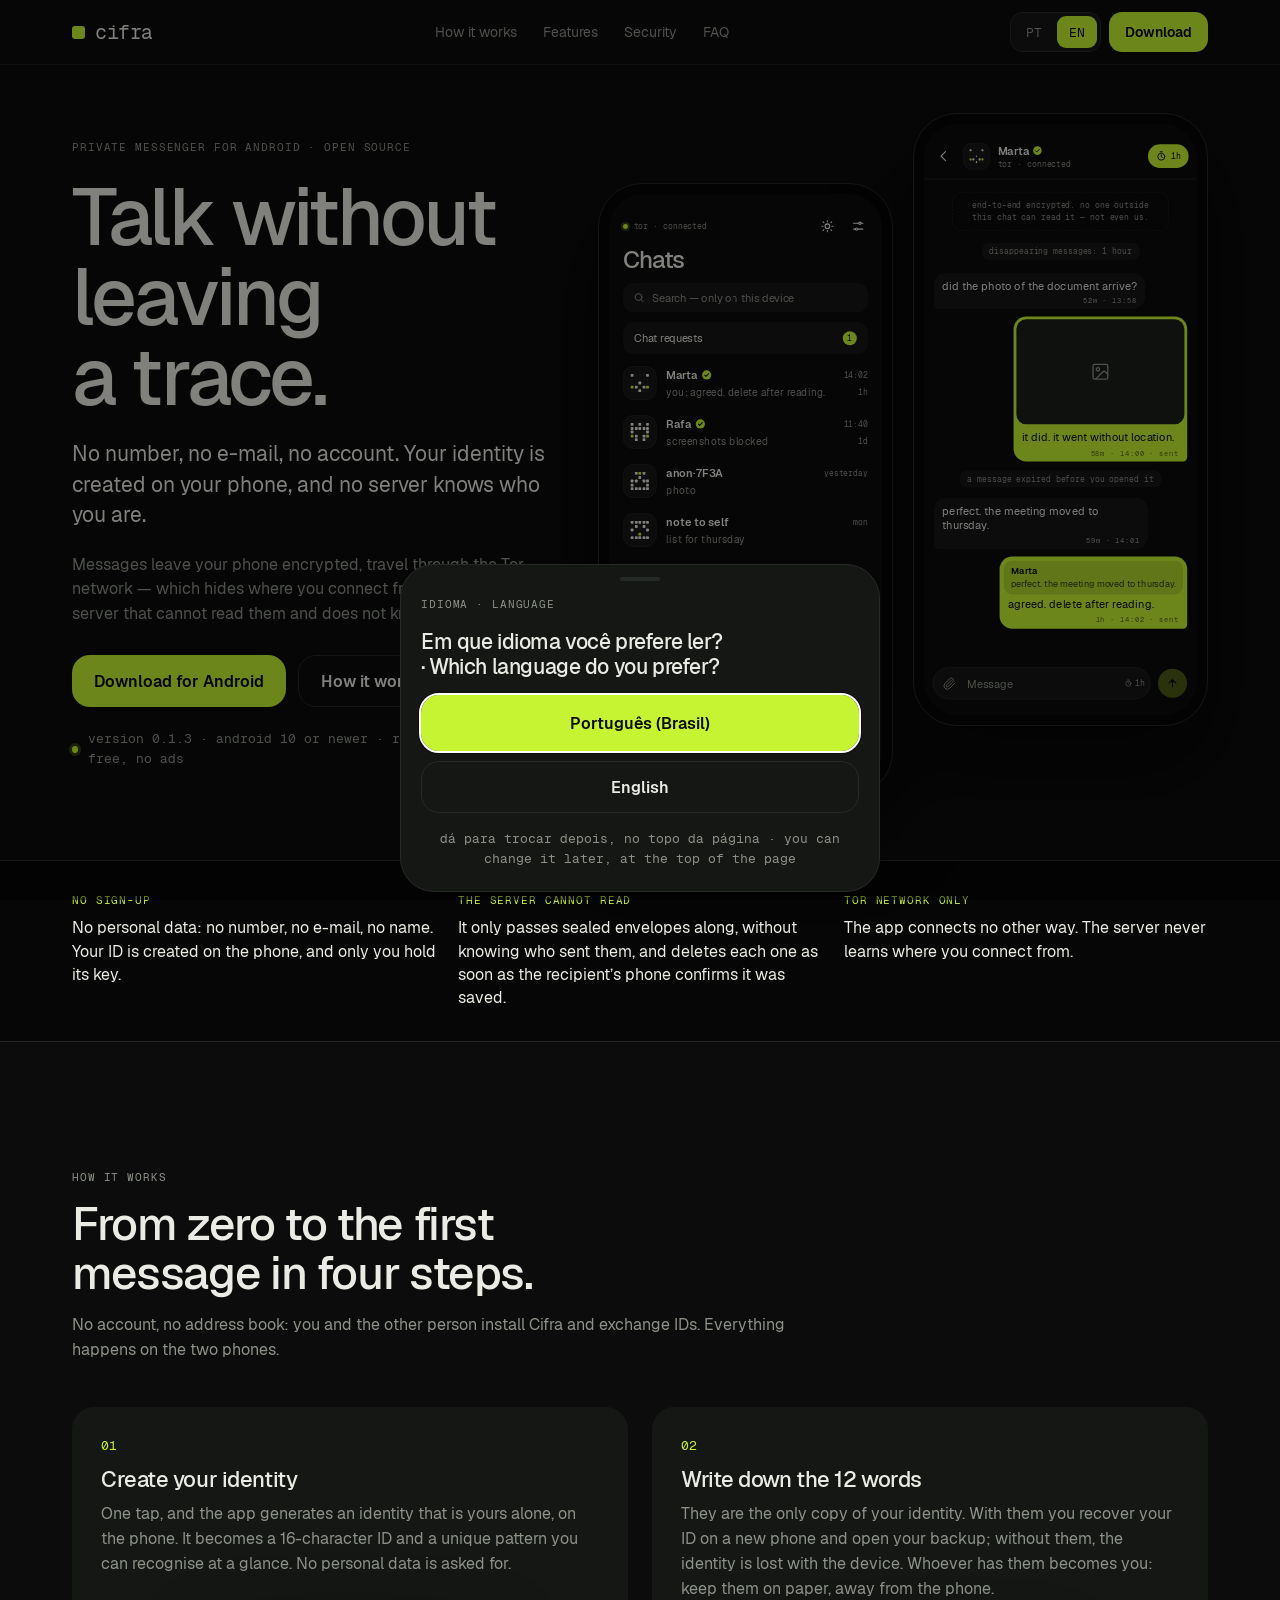
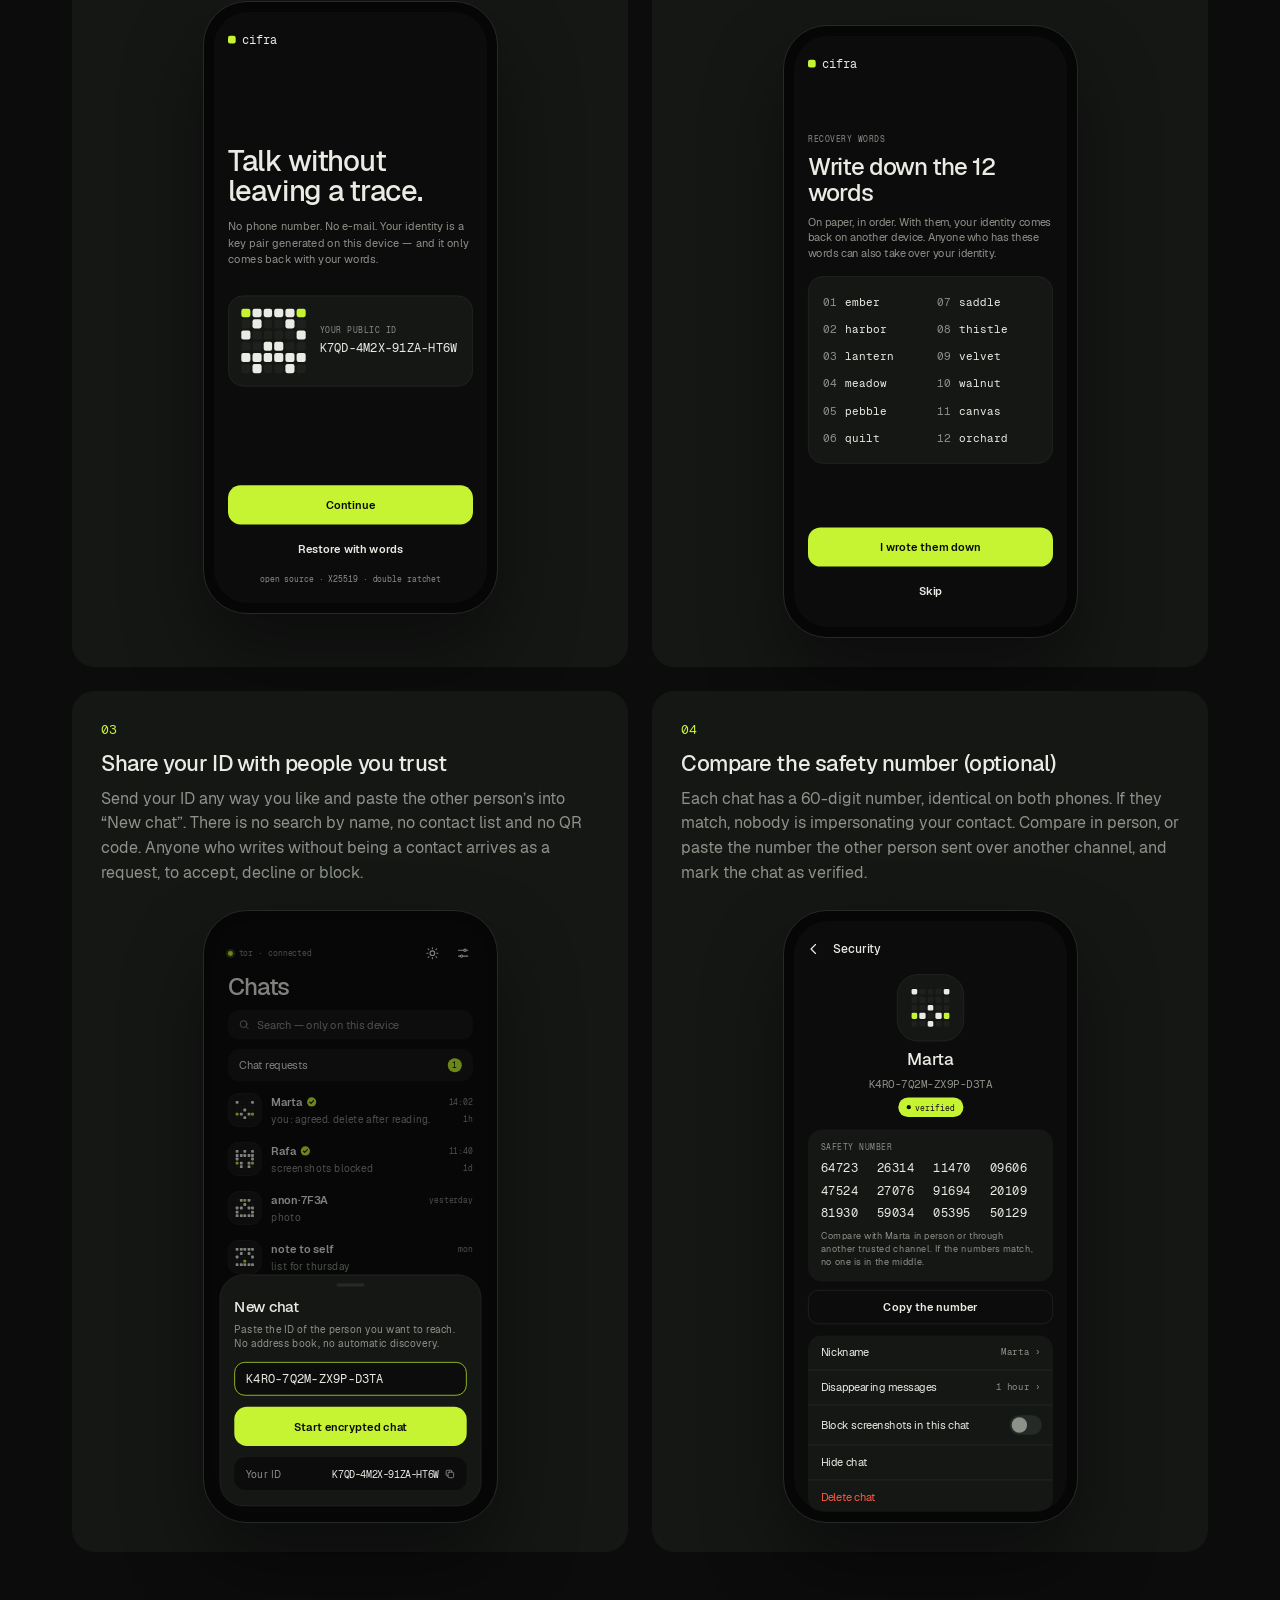
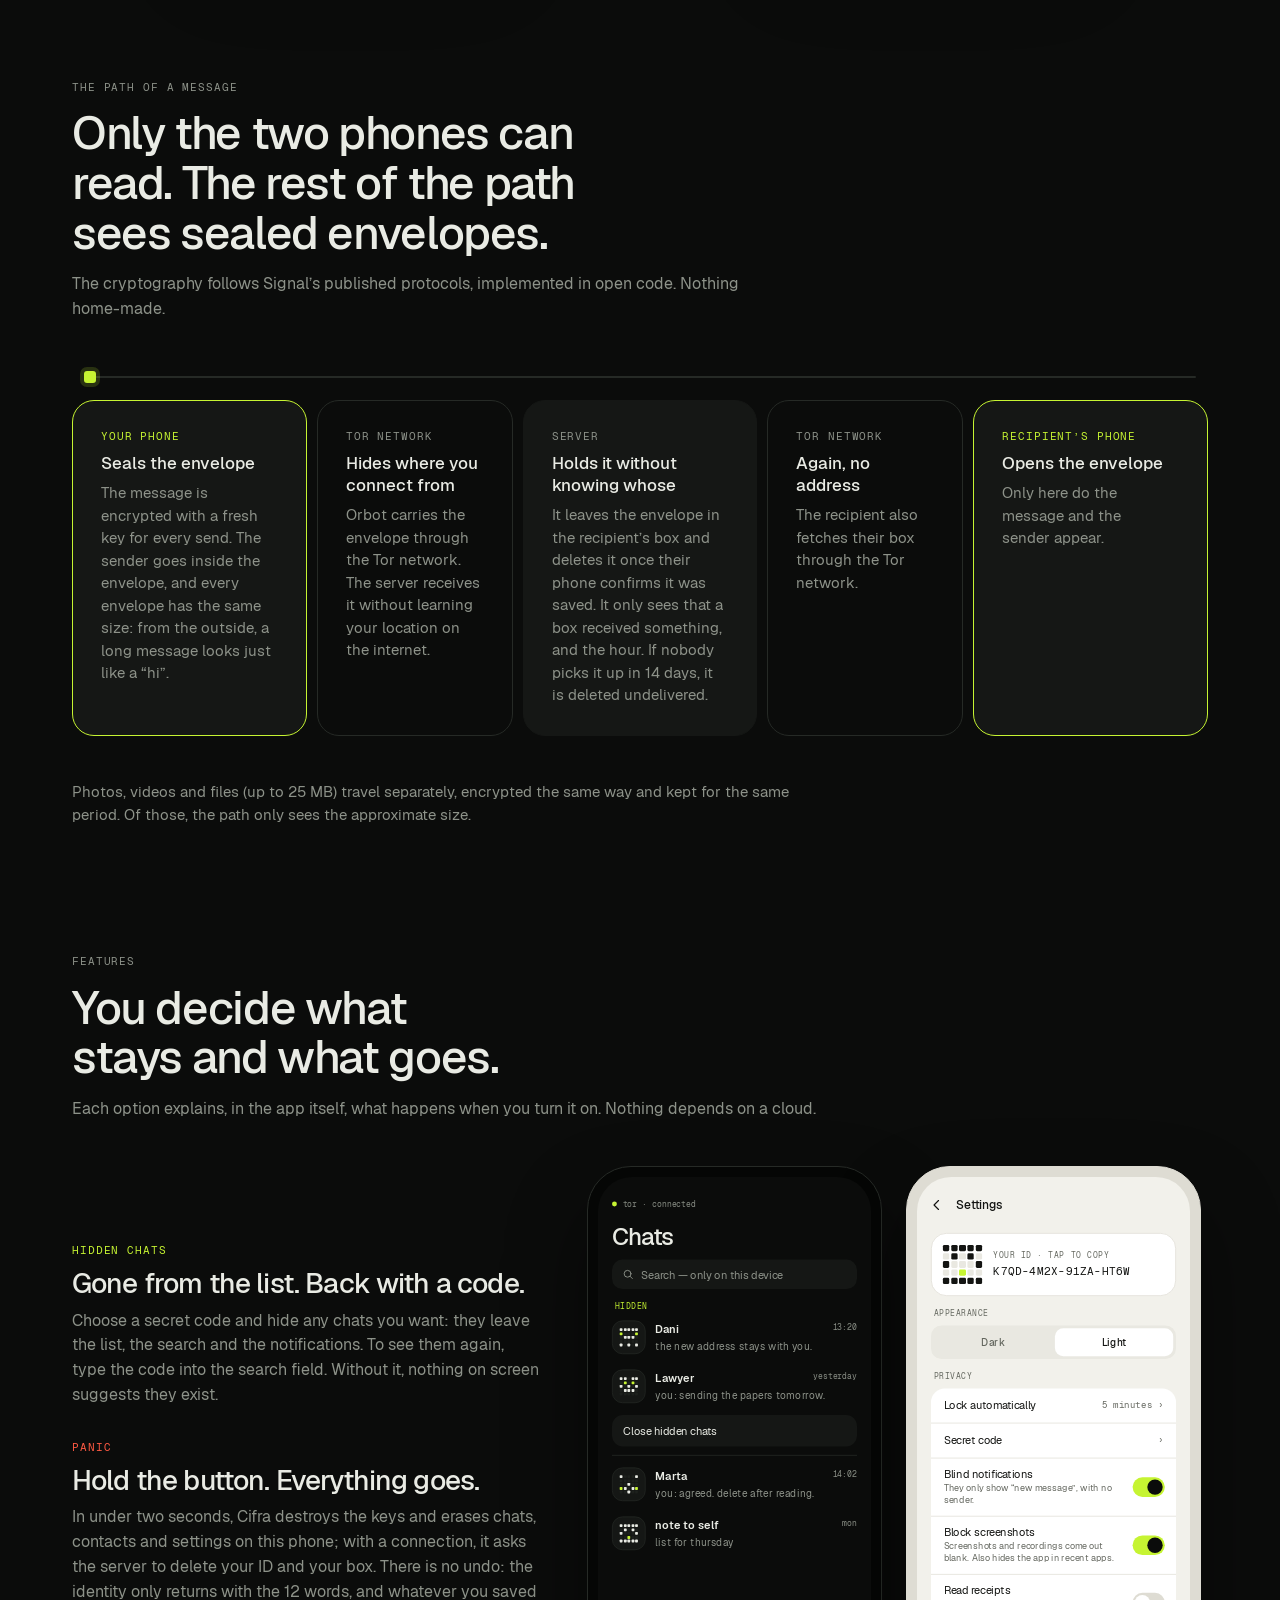
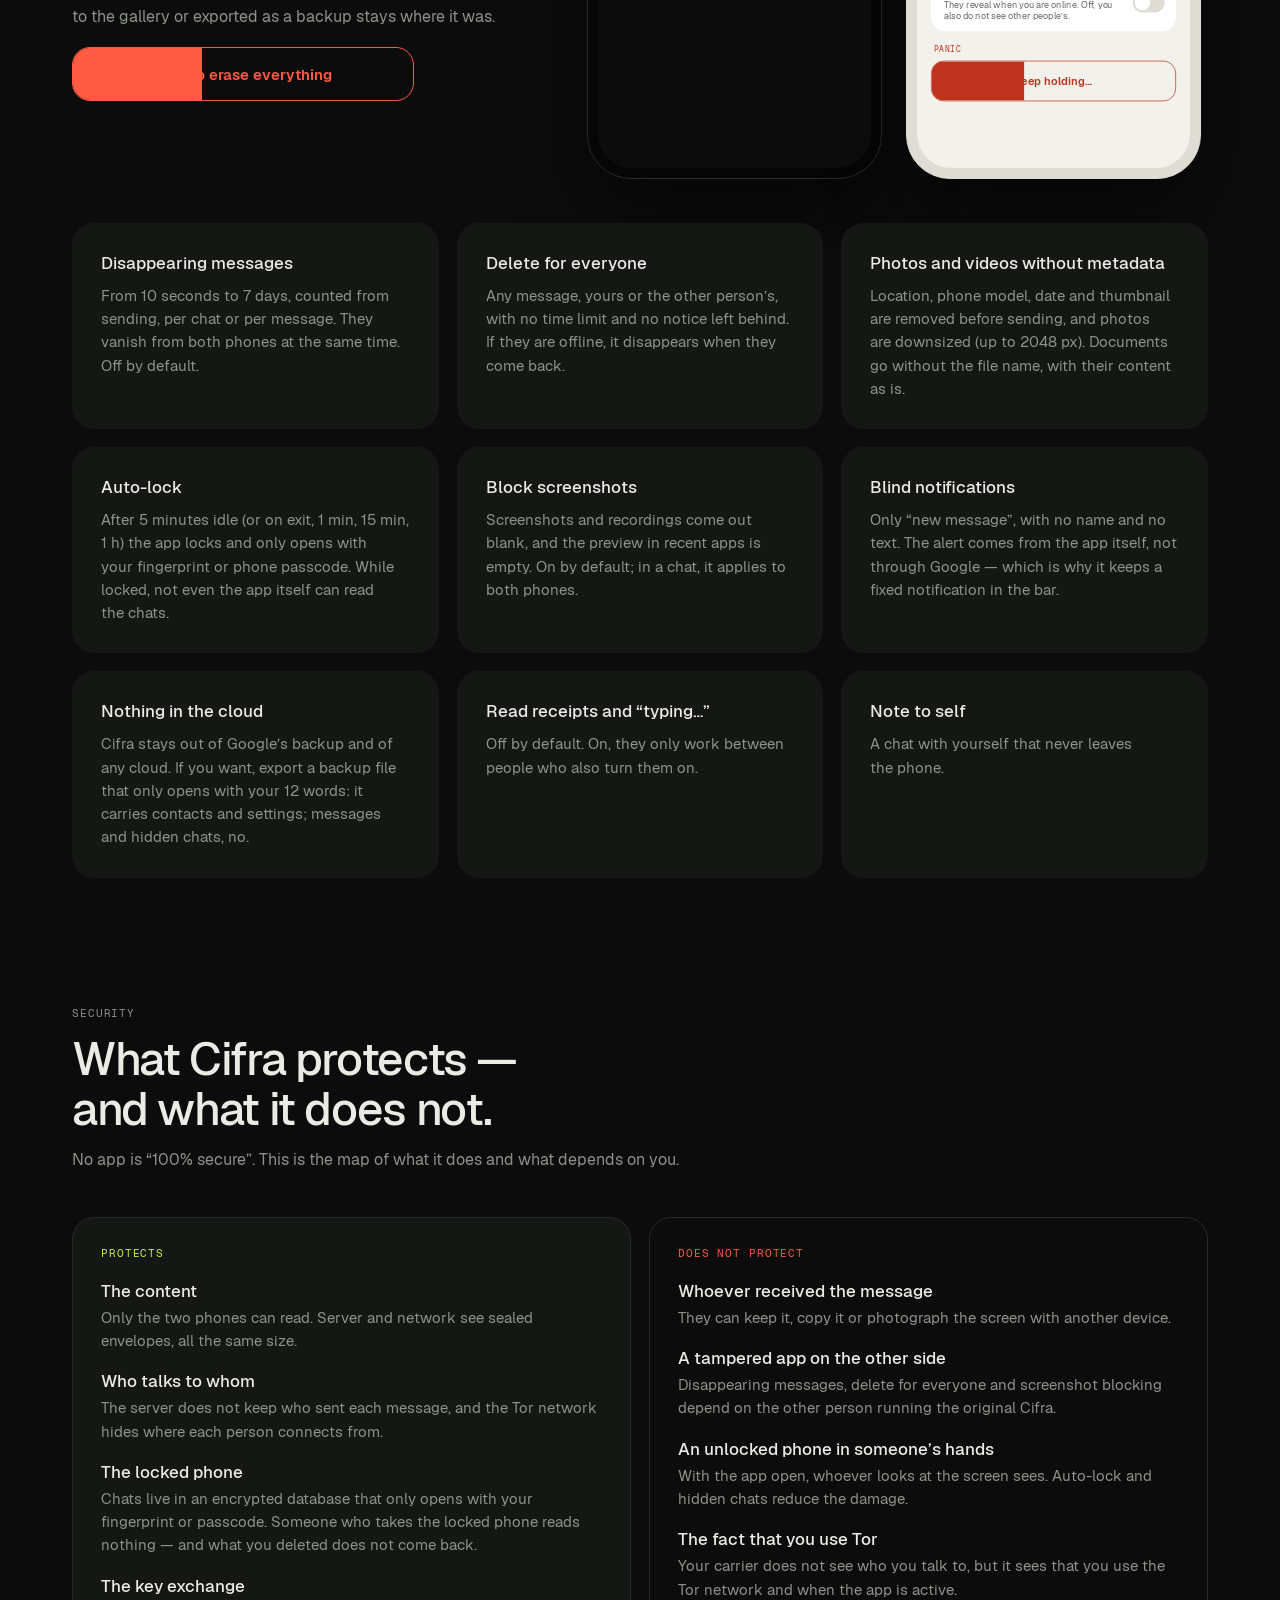
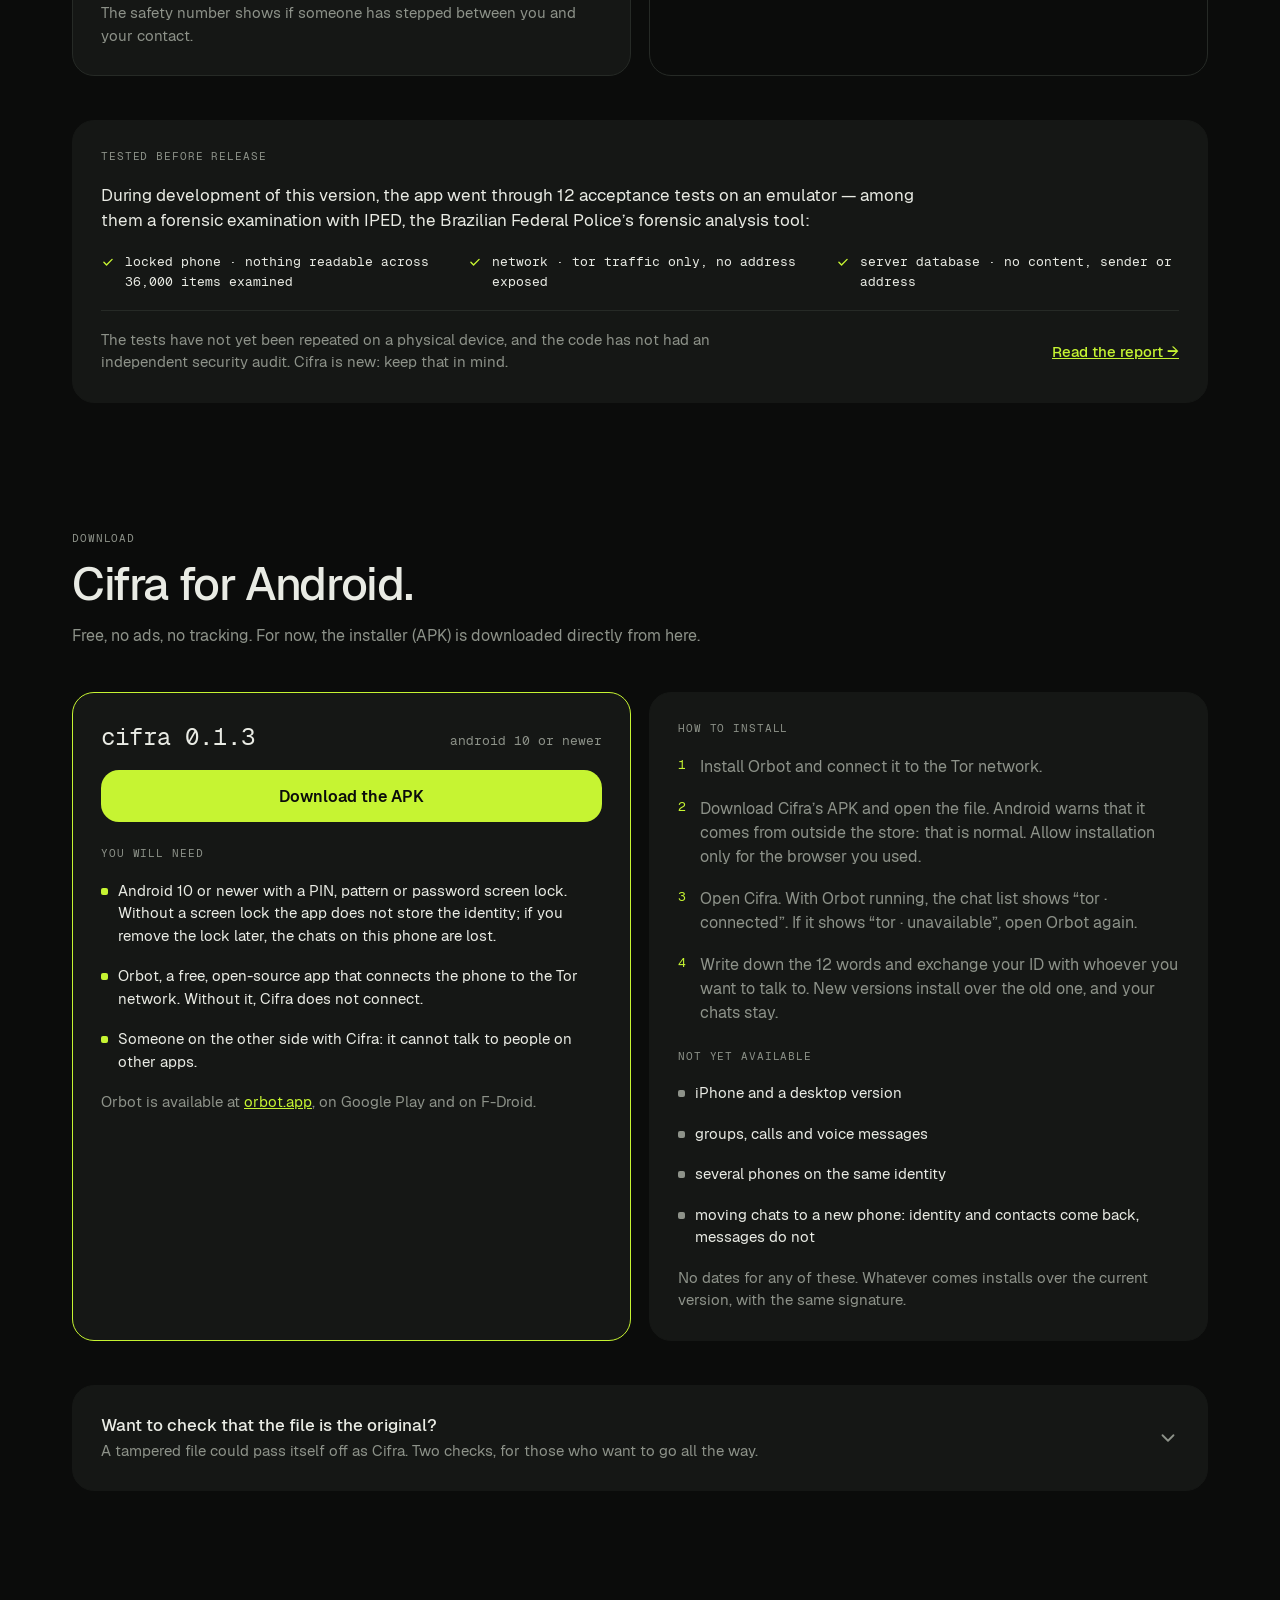
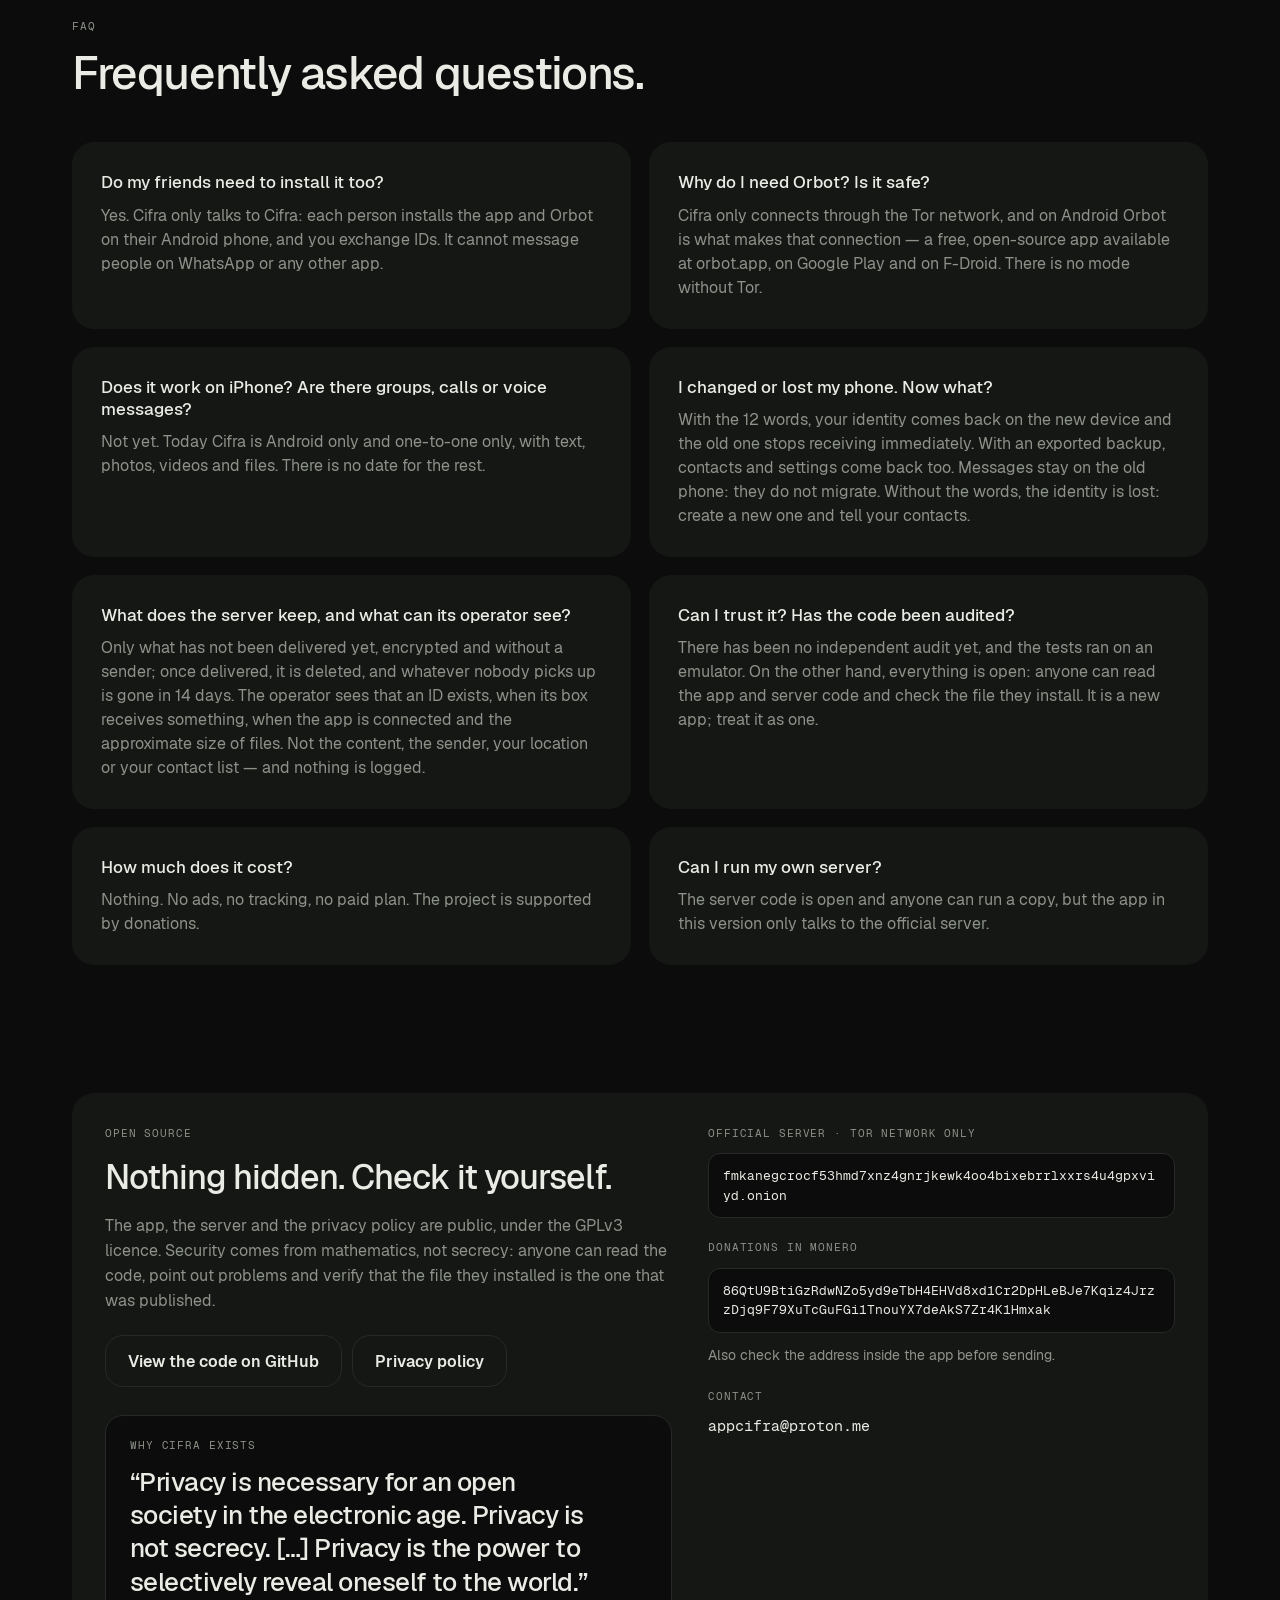
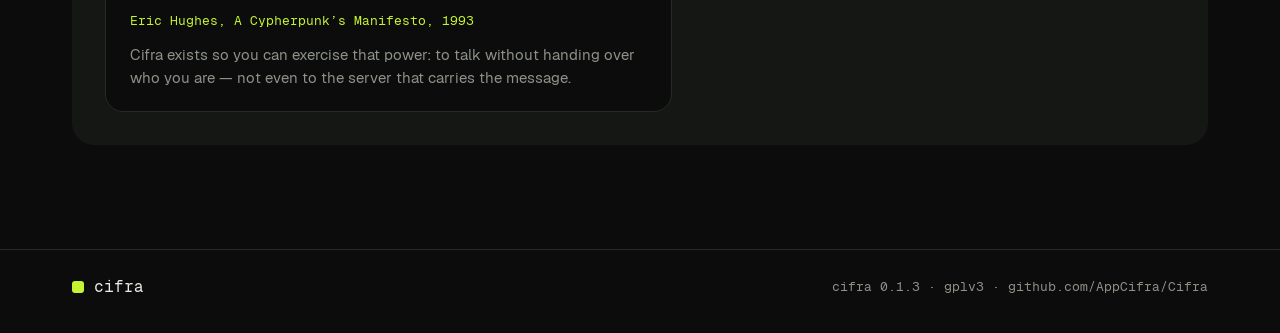
<file: en/index.html>
<!doctype html>
<html lang="en">
<head>
<meta charset="utf-8">
<meta name="viewport" content="width=device-width, initial-scale=1">
<meta http-equiv="Content-Security-Policy" content="default-src 'none'; style-src 'self' 'unsafe-inline'; font-src 'self'; img-src 'self'; script-src 'self'; base-uri 'none'; form-action 'none'">
<meta name="referrer" content="no-referrer">
<title>Cifra · talk without leaving a trace</title>
<meta name="description" content="No number, no e-mail, no account. Your identity is created on your phone, and no server knows who you are.">
<link rel="icon" href="/icone.svg" type="image/svg+xml">
<link rel="stylesheet" href="/estilo.css">
<link rel="alternate" hreflang="pt-BR" href="https://appcifra.org/">
<link rel="alternate" hreflang="en" href="https://appcifra.org/en/">
<script src="/site.js" defer></script>
</head>
<body>
<div class="pagina" lang="en">

<header class="topo">
<div class="wrap" style="display: flex; align-items: center; justify-content: space-between; gap: 12px; height: 64px">
<a href="#inicio" aria-label="Cifra" style="display: flex; align-items: center; gap: 10px; text-decoration: none; color: #E9EBE4">
<span style="width: 13px; height: 13px; border-radius: 3px; background: #C6F432"></span>
<span style="font: 500 20px 'Geist Mono', monospace; letter-spacing: -.02em">cifra</span>
</a>
<nav class="nav-links" aria-label="Sections">
<a href="#como">How it works</a>
<a href="#recursos">Features</a>
<a href="#seguranca">Security</a>
<a href="#perguntas">FAQ</a>
</nav>
<div style="display: flex; align-items: center; gap: 8px">
<div class="seg" role="group" aria-label="Language">
<a href="/" hreflang="pt-BR" lang="pt-BR" data-idioma="pt" aria-current="false" style="background: transparent; color: #8D9289">PT</a>
<a href="/en/" hreflang="en" lang="en" data-idioma="en" aria-current="page" style="background: #C6F432; color: #0B0C0B">EN</a>
</div>
<a href="#baixar" class="botao botao-acento compacto">Download</a>
</div>
</div>
</header>

<section id="inicio" class="wrap" style="display: flex; flex-wrap: wrap; align-items: center; gap: 40px; padding-top: 48px; padding-bottom: 64px">
<div style="flex: 999 1 460px; min-width: 0; display: flex; flex-direction: column; gap: 22px">
<span class="rotulo entra" style="--d: 0ms">private messenger for android · open source</span>
<h1 class="h1 entra" style="--d: 80ms">Talk without leaving a trace.</h1>
<p class="lead entra" style="--d: 160ms">No number, no e-mail, no account. Your identity is created on your phone, and no server knows who you are.</p>
<p class="texto entra" style="--d: 240ms; max-width: 560px">Messages leave your phone encrypted, travel through the Tor network — which hides where you connect from — and reach a server that cannot read them and does not know who sent them.</p>
<div class="entra" style="--d: 320ms; display: flex; flex-wrap: wrap; gap: 12px; padding-top: 6px">
<a href="#baixar" class="botao botao-acento">Download for Android</a>
<a href="#como" class="botao botao-linha">How it works</a>
</div>
<span class="mono entra" style="--d: 400ms; display: inline-flex; align-items: center; gap: 10px"><span class="ponto" aria-hidden="true"></span>version 0.1.3 · android 10 or newer · requires orbot · free, no ads</span>
</div>
<div class="entra" style="--d: 220ms; flex: 1 1 340px; display: flex; justify-content: center; align-items: flex-start; gap: 20px">
<div class="celular flutua so-largo" style="margin-top: 70px"><div class="tela" inert aria-hidden="true"><div><div lang="en" style="position: relative; width: 390px; height: 844px; box-sizing: border-box; overflow: hidden; background: #0B0C0B; color: #E9EBE4; font-family: Geist, sans-serif; display: flex; flex-direction: column; padding-top: 20px">
<div style="display: flex; align-items: center; justify-content: space-between; padding: 6px 14px 4px 20px">
<span style="display: inline-flex; align-items: center; gap: 8px; font: 400 12px 'Geist Mono', monospace; color: #8D9289"><span style="width: 7px; height: 7px; border-radius: 50%; background: #C6F432; box-shadow: 0 0 0 3px rgba(198,244,50,.22)"></span>tor · connected</span>
<div style="display: flex; gap: 4px">
<button aria-label="Light theme" style="width: 40px; height: 40px; border: 0; border-radius: 12px; background: transparent; color: #E9EBE4; display: grid; place-items: center"><svg width="20" height="20" viewBox="0 0 24 24" fill="none" stroke="currentColor" stroke-width="1.8" stroke-linecap="round" stroke-linejoin="round" aria-hidden="true"><circle cx="12" cy="12" r="4"></circle><path d="M12 2.5v2M12 19.5v2M4.6 4.6l1.4 1.4M18 18l1.4 1.4M2.5 12h2M19.5 12h2M4.6 19.4L6 18M18 6l1.4-1.4"></path></svg></button>
<button aria-label="Settings" style="width: 40px; height: 40px; border: 0; border-radius: 12px; background: transparent; color: #E9EBE4; display: grid; place-items: center"><svg width="20" height="20" viewBox="0 0 24 24" fill="none" stroke="currentColor" stroke-width="1.8" stroke-linecap="round" stroke-linejoin="round" aria-hidden="true"><path d="M4 7h9M17 7h3M4 17h3M11 17h9"></path><circle cx="15" cy="7" r="2"></circle><circle cx="9" cy="17" r="2"></circle></svg></button>
</div>
</div>
<h2 style="margin: 0; padding: 6px 20px 14px; font: 500 34px/1.1 Geist, sans-serif; letter-spacing: -.03em">Chats</h2>
<div style="margin: 0 20px 10px; height: 42px; display: flex; align-items: center; gap: 10px; padding: 0 14px; border-radius: 15px; background: #151715; color: #8D9289; font: 400 15px Geist, sans-serif"><svg width="18" height="18" viewBox="0 0 24 24" fill="none" stroke="currentColor" stroke-width="1.8" stroke-linecap="round" aria-hidden="true"><circle cx="11" cy="11" r="6.5"></circle><path d="M20 20l-4-4"></path></svg>Search — only on this device</div>
<div style="display: flex; align-items: center; justify-content: space-between; margin: 4px 20px 6px; padding: 13px 16px; border-radius: 16px; background: #151715; font: 400 15px Geist, sans-serif">Chat requests<span style="min-width: 20px; height: 20px; padding: 0 6px; border-radius: 10px; background: #C6F432; color: #0B0C0B; font: 500 11px 'Geist Mono', monospace; display: inline-grid; place-items: center; box-sizing: border-box">1</span></div>

<div style="display: flex; gap: 14px; align-items: center; padding: 11px 20px">
<div style="width: 48px; height: 48px; border-radius: 15px; background: #151715; border: 1px solid #262A26; display: grid; place-items: center; flex-shrink: 0; box-sizing: border-box"><div style="display: grid; grid-template-columns: repeat(5, minmax(0, 1fr)); gap: 1.5px; width: 26px; height: 26px"><div style="border-radius: 1px; background: #E9EBE4"></div><div style="border-radius: 1px; background: #1D201D"></div><div style="border-radius: 1px; background: #1D201D"></div><div style="border-radius: 1px; background: #1D201D"></div><div style="border-radius: 1px; background: #E9EBE4"></div><div style="border-radius: 1px; background: #1D201D"></div><div style="border-radius: 1px; background: #1D201D"></div><div style="border-radius: 1px; background: #1D201D"></div><div style="border-radius: 1px; background: #1D201D"></div><div style="border-radius: 1px; background: #1D201D"></div><div style="border-radius: 1px; background: #1D201D"></div><div style="border-radius: 1px; background: #1D201D"></div><div style="border-radius: 1px; background: #E9EBE4"></div><div style="border-radius: 1px; background: #1D201D"></div><div style="border-radius: 1px; background: #1D201D"></div><div style="border-radius: 1px; background: #C6F432"></div><div style="border-radius: 1px; background: #E9EBE4"></div><div style="border-radius: 1px; background: #1D201D"></div><div style="border-radius: 1px; background: #E9EBE4"></div><div style="border-radius: 1px; background: #C6F432"></div><div style="border-radius: 1px; background: #1D201D"></div><div style="border-radius: 1px; background: #1D201D"></div><div style="border-radius: 1px; background: #E9EBE4"></div><div style="border-radius: 1px; background: #1D201D"></div><div style="border-radius: 1px; background: #1D201D"></div></div></div>
<div style="flex: 1; min-width: 0; display: flex; flex-direction: column; gap: 4px">
<div style="display: flex; align-items: center; gap: 6px"><span style="font: 600 16px Geist, sans-serif; letter-spacing: -.01em">Marta</span><svg width="15" height="15" viewBox="0 0 16 16" role="img" aria-label="verified"><circle cx="8" cy="8" r="7" fill="#C6F432"></circle><path d="M5 8.2l2 2 4-4.2" fill="none" stroke="#0B0C0B" stroke-width="1.6" stroke-linecap="round" stroke-linejoin="round"></path></svg><span style="flex: 1"></span><span style="font: 400 11.5px 'Geist Mono', monospace; color: #8D9289">14:02</span></div>
<div style="display: flex; align-items: center; gap: 8px"><span style="flex: 1; min-width: 0; font: 400 14.5px Geist, sans-serif; color: #8D9289; white-space: nowrap; overflow: hidden; text-overflow: ellipsis">you: agreed. delete after reading.</span><span style="font: 400 11px 'Geist Mono', monospace; color: #8D9289">1h</span></div>
</div>
</div>

<div style="display: flex; gap: 14px; align-items: center; padding: 11px 20px">
<div style="width: 48px; height: 48px; border-radius: 15px; background: #151715; border: 1px solid #262A26; display: grid; place-items: center; flex-shrink: 0; box-sizing: border-box"><div style="display: grid; grid-template-columns: repeat(5, minmax(0, 1fr)); gap: 1.5px; width: 26px; height: 26px"><div style="border-radius: 1px; background: #E9EBE4"></div><div style="border-radius: 1px; background: #1D201D"></div><div style="border-radius: 1px; background: #E9EBE4"></div><div style="border-radius: 1px; background: #1D201D"></div><div style="border-radius: 1px; background: #E9EBE4"></div><div style="border-radius: 1px; background: #E9EBE4"></div><div style="border-radius: 1px; background: #E9EBE4"></div><div style="border-radius: 1px; background: #E9EBE4"></div><div style="border-radius: 1px; background: #E9EBE4"></div><div style="border-radius: 1px; background: #E9EBE4"></div><div style="border-radius: 1px; background: #E9EBE4"></div><div style="border-radius: 1px; background: #1D201D"></div><div style="border-radius: 1px; background: #1D201D"></div><div style="border-radius: 1px; background: #1D201D"></div><div style="border-radius: 1px; background: #E9EBE4"></div><div style="border-radius: 1px; background: #C6F432"></div><div style="border-radius: 1px; background: #E9EBE4"></div><div style="border-radius: 1px; background: #1D201D"></div><div style="border-radius: 1px; background: #E9EBE4"></div><div style="border-radius: 1px; background: #C6F432"></div><div style="border-radius: 1px; background: #1D201D"></div><div style="border-radius: 1px; background: #E9EBE4"></div><div style="border-radius: 1px; background: #1D201D"></div><div style="border-radius: 1px; background: #E9EBE4"></div><div style="border-radius: 1px; background: #1D201D"></div></div></div>
<div style="flex: 1; min-width: 0; display: flex; flex-direction: column; gap: 4px">
<div style="display: flex; align-items: center; gap: 6px"><span style="font: 600 16px Geist, sans-serif; letter-spacing: -.01em">Rafa</span><svg width="15" height="15" viewBox="0 0 16 16" role="img" aria-label="verified"><circle cx="8" cy="8" r="7" fill="#C6F432"></circle><path d="M5 8.2l2 2 4-4.2" fill="none" stroke="#0B0C0B" stroke-width="1.6" stroke-linecap="round" stroke-linejoin="round"></path></svg><span style="flex: 1"></span><span style="font: 400 11.5px 'Geist Mono', monospace; color: #8D9289">11:40</span></div>
<div style="display: flex; align-items: center; gap: 8px"><span style="flex: 1; min-width: 0; font: 400 14.5px Geist, sans-serif; color: #8D9289; white-space: nowrap; overflow: hidden; text-overflow: ellipsis">screenshots blocked</span><span style="font: 400 11px 'Geist Mono', monospace; color: #8D9289">1d</span></div>
</div>
</div>

<div style="display: flex; gap: 14px; align-items: center; padding: 11px 20px">
<div style="width: 48px; height: 48px; border-radius: 15px; background: #151715; border: 1px solid #262A26; display: grid; place-items: center; flex-shrink: 0; box-sizing: border-box"><div style="display: grid; grid-template-columns: repeat(5, minmax(0, 1fr)); gap: 1.5px; width: 26px; height: 26px"><div style="border-radius: 1px; background: #1D201D"></div><div style="border-radius: 1px; background: #E9EBE4"></div><div style="border-radius: 1px; background: #C6F432"></div><div style="border-radius: 1px; background: #E9EBE4"></div><div style="border-radius: 1px; background: #1D201D"></div><div style="border-radius: 1px; background: #1D201D"></div><div style="border-radius: 1px; background: #1D201D"></div><div style="border-radius: 1px; background: #E9EBE4"></div><div style="border-radius: 1px; background: #1D201D"></div><div style="border-radius: 1px; background: #1D201D"></div><div style="border-radius: 1px; background: #E9EBE4"></div><div style="border-radius: 1px; background: #E9EBE4"></div><div style="border-radius: 1px; background: #1D201D"></div><div style="border-radius: 1px; background: #E9EBE4"></div><div style="border-radius: 1px; background: #E9EBE4"></div><div style="border-radius: 1px; background: #E9EBE4"></div><div style="border-radius: 1px; background: #1D201D"></div><div style="border-radius: 1px; background: #1D201D"></div><div style="border-radius: 1px; background: #1D201D"></div><div style="border-radius: 1px; background: #E9EBE4"></div><div style="border-radius: 1px; background: #E9EBE4"></div><div style="border-radius: 1px; background: #E9EBE4"></div><div style="border-radius: 1px; background: #E9EBE4"></div><div style="border-radius: 1px; background: #E9EBE4"></div><div style="border-radius: 1px; background: #E9EBE4"></div></div></div>
<div style="flex: 1; min-width: 0; display: flex; flex-direction: column; gap: 4px">
<div style="display: flex; align-items: center; gap: 6px"><span style="font: 600 16px Geist, sans-serif; letter-spacing: -.01em">anon·7F3A</span><span style="flex: 1"></span><span style="font: 400 11.5px 'Geist Mono', monospace; color: #8D9289">yesterday</span></div>
<div style="display: flex; align-items: center; gap: 8px"><span style="flex: 1; min-width: 0; font: 400 14.5px Geist, sans-serif; color: #8D9289; white-space: nowrap; overflow: hidden; text-overflow: ellipsis">photo</span><span style="font: 400 11px 'Geist Mono', monospace; color: #8D9289"></span></div>
</div>
</div>

<div style="display: flex; gap: 14px; align-items: center; padding: 11px 20px">
<div style="width: 48px; height: 48px; border-radius: 15px; background: #151715; border: 1px solid #262A26; display: grid; place-items: center; flex-shrink: 0; box-sizing: border-box"><div style="display: grid; grid-template-columns: repeat(5, minmax(0, 1fr)); gap: 1.5px; width: 26px; height: 26px"><div style="border-radius: 1px; background: #E9EBE4"></div><div style="border-radius: 1px; background: #E9EBE4"></div><div style="border-radius: 1px; background: #E9EBE4"></div><div style="border-radius: 1px; background: #E9EBE4"></div><div style="border-radius: 1px; background: #E9EBE4"></div><div style="border-radius: 1px; background: #1D201D"></div><div style="border-radius: 1px; background: #E9EBE4"></div><div style="border-radius: 1px; background: #1D201D"></div><div style="border-radius: 1px; background: #E9EBE4"></div><div style="border-radius: 1px; background: #1D201D"></div><div style="border-radius: 1px; background: #E9EBE4"></div><div style="border-radius: 1px; background: #1D201D"></div><div style="border-radius: 1px; background: #1D201D"></div><div style="border-radius: 1px; background: #1D201D"></div><div style="border-radius: 1px; background: #E9EBE4"></div><div style="border-radius: 1px; background: #1D201D"></div><div style="border-radius: 1px; background: #1D201D"></div><div style="border-radius: 1px; background: #C6F432"></div><div style="border-radius: 1px; background: #1D201D"></div><div style="border-radius: 1px; background: #1D201D"></div><div style="border-radius: 1px; background: #E9EBE4"></div><div style="border-radius: 1px; background: #E9EBE4"></div><div style="border-radius: 1px; background: #E9EBE4"></div><div style="border-radius: 1px; background: #E9EBE4"></div><div style="border-radius: 1px; background: #E9EBE4"></div></div></div>
<div style="flex: 1; min-width: 0; display: flex; flex-direction: column; gap: 4px">
<div style="display: flex; align-items: center; gap: 6px"><span style="font: 600 16px Geist, sans-serif; letter-spacing: -.01em">note to self</span><span style="flex: 1"></span><span style="font: 400 11.5px 'Geist Mono', monospace; color: #8D9289">mon</span></div>
<div style="display: flex; align-items: center; gap: 8px"><span style="flex: 1; min-width: 0; font: 400 14.5px Geist, sans-serif; color: #8D9289; white-space: nowrap; overflow: hidden; text-overflow: ellipsis">list for thursday</span><span style="font: 400 11px 'Geist Mono', monospace; color: #8D9289"></span></div>
</div>
</div>

<p style="margin: 18px 34px 0; text-align: center; font: 400 11px/1.55 'Geist Mono', monospace; color: #8D9289">chats stay encrypted on the device. the server only keeps, encrypted, what has not been delivered yet.</p>
<button aria-label="New chat" style="position: absolute; right: 22px; bottom: 34px; width: 58px; height: 58px; border: 0; border-radius: 19px; background: #C6F432; color: #0B0C0B; display: grid; place-items: center; box-shadow: 0 10px 30px rgba(0,0,0,.25)"><svg width="24" height="24" viewBox="0 0 24 24" fill="none" stroke="currentColor" stroke-width="2" stroke-linecap="round" aria-hidden="true"><path d="M12 5v14M5 12h14"></path></svg></button>
</div></div></div></div>
<div class="celular flutua" style="--f: 1.6s"><div class="tela" inert aria-hidden="true"><div><div lang="en" style="width: 390px; height: 844px; box-sizing: border-box; overflow: hidden; background: #0B0C0B; color: #E9EBE4; font-family: Geist, sans-serif; display: flex; flex-direction: column; padding-top: 18px">
<div style="display: flex; align-items: center; gap: 6px; padding: 6px 12px 10px 6px; border-bottom: 1px solid #262A26">
<button aria-label="Back" style="width: 44px; height: 44px; border: 0; border-radius: 12px; background: transparent; color: #E9EBE4; display: grid; place-items: center"><svg width="22" height="22" viewBox="0 0 24 24" fill="none" stroke="currentColor" stroke-width="1.8" stroke-linecap="round" stroke-linejoin="round" aria-hidden="true"><path d="M15 5l-7 7 7 7"></path></svg></button>
<div style="flex: 1; display: flex; align-items: center; gap: 11px; min-width: 0">
<div style="width: 38px; height: 38px; border-radius: 12px; background: #151715; border: 1px solid #262A26; display: grid; place-items: center; box-sizing: border-box; flex-shrink: 0"><div style="display: grid; grid-template-columns: repeat(5, minmax(0, 1fr)); gap: 1.5px; width: 20px; height: 20px"><div style="border-radius: 1px; background: #E9EBE4"></div><div style="border-radius: 1px; background: #1D201D"></div><div style="border-radius: 1px; background: #1D201D"></div><div style="border-radius: 1px; background: #1D201D"></div><div style="border-radius: 1px; background: #E9EBE4"></div><div style="border-radius: 1px; background: #1D201D"></div><div style="border-radius: 1px; background: #1D201D"></div><div style="border-radius: 1px; background: #1D201D"></div><div style="border-radius: 1px; background: #1D201D"></div><div style="border-radius: 1px; background: #1D201D"></div><div style="border-radius: 1px; background: #1D201D"></div><div style="border-radius: 1px; background: #1D201D"></div><div style="border-radius: 1px; background: #E9EBE4"></div><div style="border-radius: 1px; background: #1D201D"></div><div style="border-radius: 1px; background: #1D201D"></div><div style="border-radius: 1px; background: #C6F432"></div><div style="border-radius: 1px; background: #E9EBE4"></div><div style="border-radius: 1px; background: #1D201D"></div><div style="border-radius: 1px; background: #E9EBE4"></div><div style="border-radius: 1px; background: #C6F432"></div><div style="border-radius: 1px; background: #1D201D"></div><div style="border-radius: 1px; background: #1D201D"></div><div style="border-radius: 1px; background: #E9EBE4"></div><div style="border-radius: 1px; background: #1D201D"></div><div style="border-radius: 1px; background: #1D201D"></div></div></div>
<div style="display: flex; flex-direction: column; gap: 2px"><span style="display: flex; gap: 5px; align-items: center; font: 600 16px Geist, sans-serif">Marta<svg width="14" height="14" viewBox="0 0 16 16" role="img" aria-label="verified"><circle cx="8" cy="8" r="7" fill="#C6F432"></circle><path d="M5 8.2l2 2 4-4.2" fill="none" stroke="#0B0C0B" stroke-width="1.6" stroke-linecap="round" stroke-linejoin="round"></path></svg></span><span style="font: 400 11px 'Geist Mono', monospace; color: #8D9289">tor · connected</span></div>
</div>
<span style="height: 34px; padding: 0 11px; border-radius: 17px; display: inline-flex; align-items: center; gap: 6px; font: 400 12px 'Geist Mono', monospace; background: #C6F432; color: #0B0C0B"><svg width="16" height="16" viewBox="0 0 24 24" fill="none" stroke="currentColor" stroke-width="1.9" stroke-linecap="round" stroke-linejoin="round" aria-hidden="true"><circle cx="12" cy="13" r="7.5"></circle><path d="M12 9v4l2.5 1.5M9.5 2.5h5"></path></svg>1h</span>
</div>
<div style="flex: 1; overflow: hidden; padding: 14px 14px 10px; display: flex; flex-direction: column; gap: 3px">
<div style="align-self: center; max-width: 280px; margin: 4px 0 10px; padding: 10px 14px; border: 1px dashed #262A26; border-radius: 14px; text-align: center; font: 400 11px/1.55 'Geist Mono', monospace; color: #8D9289">end-to-end encrypted. no one outside this chat can read it — not even us.</div>
<div style="align-self: center; margin: 4px 0 8px; padding: 5px 11px; border-radius: 10px; background: #151715; font: 400 11px 'Geist Mono', monospace; color: #8D9289">disappearing messages: 1 hour</div>
<div style="display: flex; justify-content: flex-start; margin-top: 8px"><div style="max-width: 78%; padding: 8px 12px 6px; border-radius: 18px 18px 18px 6px; background: #151715; display: flex; flex-direction: column; gap: 2px"><span style="font: 400 15.5px/1.38 Geist, sans-serif">did the photo of the document arrive?</span><span style="align-self: flex-end; font: 400 10.5px 'Geist Mono', monospace; opacity: .62">52m · 13:58</span></div></div>
<div style="display: flex; justify-content: flex-end; margin-top: 8px"><div style="width: 248px; padding: 4px 4px 5px; border-radius: 18px 18px 6px 18px; background: #C6F432; color: #0B0C0B; display: flex; flex-direction: column; gap: 2px; box-sizing: border-box"><div style="height: 150px; border-radius: 14px 14px 14px 14px; background: #1D201D; display: grid; place-items: center; color: #8D9289"><svg width="28" height="28" viewBox="0 0 24 24" fill="none" stroke="currentColor" stroke-width="1.6" stroke-linecap="round" stroke-linejoin="round" aria-hidden="true"><rect x="3" y="3" width="18" height="18" rx="2"></rect><circle cx="9" cy="9" r="2"></circle><path d="m21 15-3.086-3.086a2 2 0 0 0-2.828 0L6 21"></path></svg></div><span style="padding: 6px 8px 0; font: 400 15.5px/1.38 Geist, sans-serif">it did. it went without location.</span><span style="align-self: flex-end; padding: 2px 8px 0; font: 400 10.5px 'Geist Mono', monospace; opacity: .62">58m · 14:00 · sent</span></div></div>
<div style="align-self: center; margin: 10px 0 4px; padding: 5px 11px; border-radius: 10px; background: #151715; font: 400 11px 'Geist Mono', monospace; color: #8D9289">a message expired before you opened it</div>
<div style="display: flex; justify-content: flex-start; margin-top: 8px"><div style="max-width: 78%; padding: 8px 12px 6px; border-radius: 18px 18px 18px 6px; background: #151715; display: flex; flex-direction: column; gap: 2px"><span style="font: 400 15.5px/1.38 Geist, sans-serif">perfect. the meeting moved to thursday.</span><span style="align-self: flex-end; font: 400 10.5px 'Geist Mono', monospace; opacity: .62">59m · 14:01</span></div></div>
<div style="display: flex; justify-content: flex-end; margin-top: 8px"><div style="max-width: 78%; padding: 6px 6px 6px; border-radius: 18px 18px 6px 18px; background: #C6F432; color: #0B0C0B; display: flex; flex-direction: column; gap: 4px"><div style="padding: 6px 10px; border-radius: 12px; background: rgba(11,12,11,.12); display: flex; flex-direction: column; gap: 2px"><span style="font: 600 12.5px Geist, sans-serif">Marta</span><span style="font: 400 13px Geist, sans-serif; opacity: .75">perfect. the meeting moved to thursday.</span></div><span style="padding: 0 6px; font: 400 15.5px/1.38 Geist, sans-serif">agreed. delete after reading.</span><span style="align-self: flex-end; padding: 0 6px; font: 400 10.5px 'Geist Mono', monospace; opacity: .62">1h · 14:02 · sent</span></div></div>
</div>
<div style="display: flex; align-items: flex-end; gap: 8px; padding: 8px 12px 22px">
<div style="flex: 1; display: flex; align-items: center; gap: 8px; min-height: 46px; box-sizing: border-box; padding: 0 8px 0 6px; border-radius: 23px; background: #151715; border: 1px solid #262A26">
<span style="width: 34px; height: 34px; display: grid; place-items: center; color: #8D9289"><svg width="19" height="19" viewBox="0 0 24 24" fill="none" stroke="currentColor" stroke-width="1.8" stroke-linecap="round" stroke-linejoin="round" aria-hidden="true"><path d="m21.44 11.05-9.19 9.19a6 6 0 0 1-8.49-8.49l8.57-8.57A4 4 0 1 1 18 8.84l-8.59 8.57a2 2 0 0 1-2.83-2.83l8.49-8.48"></path></svg></span>
<span style="flex: 1; font: 400 16px Geist, sans-serif; color: #8D9289">Message</span>
<span style="display: inline-flex; align-items: center; gap: 3px; font: 400 11px 'Geist Mono', monospace; color: #8D9289"><svg width="12" height="12" viewBox="0 0 24 24" fill="none" stroke="currentColor" stroke-width="2" stroke-linecap="round" aria-hidden="true"><circle cx="12" cy="13" r="7.5"></circle><path d="M12 9v4l2.5 1.5M9.5 2.5h5"></path></svg>1h</span>
</div>
<span style="width: 46px; height: 46px; border-radius: 50%; background: #C6F432; color: #0B0C0B; display: grid; place-items: center; opacity: .35; transform: scale(.9)"><svg width="20" height="20" viewBox="0 0 24 24" fill="none" stroke="currentColor" stroke-width="2.2" stroke-linecap="round" stroke-linejoin="round" aria-hidden="true"><path d="M12 19V5M5.5 11.5L12 5l6.5 6.5"></path></svg></span>
</div>
</div></div></div></div>
</div>
</section>

<section style="border-top: 1px solid #262A26; border-bottom: 1px solid #262A26; background: #050605">
<div class="wrap grade-3" style="padding-top: 32px; padding-bottom: 32px; gap: 22px">
<div class="linha reveal" data-reveal="1" style="gap: 8px"><span class="rotulo" style="color: #C6F432">no sign-up</span><span style="font: 400 15.5px/1.5 Geist, sans-serif">No personal data: no number, no e-mail, no name. Your ID is created on the phone, and only you hold its key.</span></div>
<div class="linha reveal" data-reveal="1" style="gap: 8px"><span class="rotulo" style="color: #C6F432">the server cannot read</span><span style="font: 400 15.5px/1.5 Geist, sans-serif">It only passes sealed envelopes along, without knowing who sent them, and deletes each one as soon as the recipient’s phone confirms it was saved.</span></div>
<div class="linha reveal" data-reveal="1" style="gap: 8px"><span class="rotulo" style="color: #C6F432">tor network only</span><span style="font: 400 15.5px/1.5 Geist, sans-serif">The app connects no other way. The server never learns where you connect from.</span></div>
</div>
</section>

<section id="como" class="wrap secao">
<div class="cabecalho reveal" data-reveal="1">
<span class="rotulo">how it works</span>
<h2 class="titulo">From zero to the first message in four steps.</h2>
<p class="texto">No account, no address book: you and the other person install Cifra and exchange IDs. Everything happens on the two phones.</p>
</div>
<div class="grade-2" style="gap: 24px">
<div class="card reveal" data-reveal="1" style="display: flex; flex-direction: column; gap: 24px; align-items: center">
<div class="linha" style="align-self: stretch; gap: 10px"><span class="mono" style="color: #C6F432">01</span><h3 class="sub">Create your identity</h3><p class="texto">One tap, and the app generates an identity that is yours alone, on the phone. It becomes a 16-character ID and a unique pattern you can recognise at a glance. No personal data is asked for.</p></div>
<div class="celular"><div class="tela" inert aria-hidden="true"><div><div lang="en" style="width: 390px; height: 844px; box-sizing: border-box; overflow: hidden; background: #0B0C0B; color: #E9EBE4; font-family: Geist, sans-serif; display: flex; flex-direction: column; padding: 28px 20px 26px">
<div style="display: flex; align-items: center; gap: 9px"><span style="width: 11px; height: 11px; border-radius: 3px; background: #C6F432"></span><span style="font: 500 17px 'Geist Mono', monospace">cifra</span></div>
<div style="flex: 1; display: flex; flex-direction: column; justify-content: center; gap: 18px">
<h1 style="margin: 0; font: 500 42px/1.02 Geist, sans-serif; letter-spacing: -.035em">Talk without leaving a trace.</h1>
<p style="margin: 0; font: 400 16px/1.45 Geist, sans-serif; color: #8D9289">No phone number. No e-mail. Your identity is a key pair generated on this device — and it only comes back with your words.</p>
<div style="margin-top: 22px; display: flex; align-items: center; gap: 20px; padding: 18px; border-radius: 22px; background: #151715; border: 1px solid #262A26">
<div style="display: grid; grid-template-columns: repeat(6, minmax(0, 1fr)); gap: 3px; width: 92px; height: 92px; flex-shrink: 0"><div style="border-radius: 3px; background: #C6F432"></div><div style="border-radius: 3px; background: #E9EBE4"></div><div style="border-radius: 3px; background: #E9EBE4"></div><div style="border-radius: 3px; background: #E9EBE4"></div><div style="border-radius: 3px; background: #E9EBE4"></div><div style="border-radius: 3px; background: #C6F432"></div><div style="border-radius: 3px; background: #1D201D"></div><div style="border-radius: 3px; background: #E9EBE4"></div><div style="border-radius: 3px; background: #1D201D"></div><div style="border-radius: 3px; background: #1D201D"></div><div style="border-radius: 3px; background: #E9EBE4"></div><div style="border-radius: 3px; background: #1D201D"></div><div style="border-radius: 3px; background: #E9EBE4"></div><div style="border-radius: 3px; background: #1D201D"></div><div style="border-radius: 3px; background: #1D201D"></div><div style="border-radius: 3px; background: #1D201D"></div><div style="border-radius: 3px; background: #1D201D"></div><div style="border-radius: 3px; background: #E9EBE4"></div><div style="border-radius: 3px; background: #1D201D"></div><div style="border-radius: 3px; background: #1D201D"></div><div style="border-radius: 3px; background: #E9EBE4"></div><div style="border-radius: 3px; background: #E9EBE4"></div><div style="border-radius: 3px; background: #1D201D"></div><div style="border-radius: 3px; background: #1D201D"></div><div style="border-radius: 3px; background: #E9EBE4"></div><div style="border-radius: 3px; background: #E9EBE4"></div><div style="border-radius: 3px; background: #E9EBE4"></div><div style="border-radius: 3px; background: #E9EBE4"></div><div style="border-radius: 3px; background: #E9EBE4"></div><div style="border-radius: 3px; background: #E9EBE4"></div><div style="border-radius: 3px; background: #1D201D"></div><div style="border-radius: 3px; background: #E9EBE4"></div><div style="border-radius: 3px; background: #1D201D"></div><div style="border-radius: 3px; background: #1D201D"></div><div style="border-radius: 3px; background: #E9EBE4"></div><div style="border-radius: 3px; background: #1D201D"></div></div>
<div style="display: flex; flex-direction: column; gap: 6px; min-width: 0"><span style="font: 400 11px/1.4 'Geist Mono', monospace; letter-spacing: .08em; text-transform: uppercase; color: #8D9289">your public id</span><span style="font: 400 17px/1.3 'Geist Mono', monospace; letter-spacing: .02em; word-break: break-all">K7QD-4M2X-91ZA-HT6W</span></div>
</div>
</div>
<div style="display: flex; flex-direction: column; gap: 10px">
<button style="height: 56px; border: 0; border-radius: 18px; background: #C6F432; color: #0B0C0B; font: 600 16px Geist, sans-serif">Continue</button>
<button style="height: 50px; border: 0; border-radius: 15px; background: transparent; color: #E9EBE4; font: 600 15.5px Geist, sans-serif">Restore with words</button>
<span style="text-align: center; font: 400 12px 'Geist Mono', monospace; color: #8D9289">open source · X25519 · double ratchet</span>
</div>
</div></div></div></div>
</div>
<div class="card reveal" data-reveal="1" style="display: flex; flex-direction: column; gap: 24px; align-items: center">
<div class="linha" style="align-self: stretch; gap: 10px"><span class="mono" style="color: #C6F432">02</span><h3 class="sub">Write down the 12 words</h3><p class="texto">They are the only copy of your identity. With them you recover your ID on a new phone and open your backup; without them, the identity is lost with the device. Whoever has them becomes you: keep them on paper, away from the phone.</p></div>
<div class="celular"><div class="tela" inert aria-hidden="true"><div><div lang="en" style="width: 390px; height: 844px; box-sizing: border-box; overflow: hidden; background: #0B0C0B; color: #E9EBE4; font-family: Geist, sans-serif; display: flex; flex-direction: column; padding: 28px 20px 26px">
<div style="display: flex; align-items: center; gap: 9px"><span style="width: 11px; height: 11px; border-radius: 3px; background: #C6F432"></span><span style="font: 500 17px 'Geist Mono', monospace">cifra</span></div>
<div style="flex: 1; display: flex; flex-direction: column; justify-content: center; gap: 22px">
<div style="display: flex; flex-direction: column; gap: 12px">
<span style="font: 400 11px/1.4 'Geist Mono', monospace; letter-spacing: .08em; text-transform: uppercase; color: #8D9289">recovery words</span>
<h2 style="margin: 0; font: 500 34px/1.1 Geist, sans-serif; letter-spacing: -.03em">Write down the 12 words</h2>
<p style="margin: 0; font: 400 15px/1.45 Geist, sans-serif; color: #8D9289">On paper, in order. With them, your identity comes back on another device. Anyone who has these words can also take over your identity.</p>
</div>
<div style="display: grid; grid-template-columns: repeat(2, minmax(0, 1fr)); gap: 4px 18px; padding: 18px 20px; border-radius: 22px; background: #151715; border: 1px solid #262A26">
<div style="display: flex; flex-direction: column; gap: 4px"><div style="display: flex; gap: 12px; padding: 7px 0; font: 400 16px 'Geist Mono', monospace"><span style="color: #8D9289">01</span><span>ember</span></div><div style="display: flex; gap: 12px; padding: 7px 0; font: 400 16px 'Geist Mono', monospace"><span style="color: #8D9289">02</span><span>harbor</span></div><div style="display: flex; gap: 12px; padding: 7px 0; font: 400 16px 'Geist Mono', monospace"><span style="color: #8D9289">03</span><span>lantern</span></div><div style="display: flex; gap: 12px; padding: 7px 0; font: 400 16px 'Geist Mono', monospace"><span style="color: #8D9289">04</span><span>meadow</span></div><div style="display: flex; gap: 12px; padding: 7px 0; font: 400 16px 'Geist Mono', monospace"><span style="color: #8D9289">05</span><span>pebble</span></div><div style="display: flex; gap: 12px; padding: 7px 0; font: 400 16px 'Geist Mono', monospace"><span style="color: #8D9289">06</span><span>quilt</span></div></div>
<div style="display: flex; flex-direction: column; gap: 4px"><div style="display: flex; gap: 12px; padding: 7px 0; font: 400 16px 'Geist Mono', monospace"><span style="color: #8D9289">07</span><span>saddle</span></div><div style="display: flex; gap: 12px; padding: 7px 0; font: 400 16px 'Geist Mono', monospace"><span style="color: #8D9289">08</span><span>thistle</span></div><div style="display: flex; gap: 12px; padding: 7px 0; font: 400 16px 'Geist Mono', monospace"><span style="color: #8D9289">09</span><span>velvet</span></div><div style="display: flex; gap: 12px; padding: 7px 0; font: 400 16px 'Geist Mono', monospace"><span style="color: #8D9289">10</span><span>walnut</span></div><div style="display: flex; gap: 12px; padding: 7px 0; font: 400 16px 'Geist Mono', monospace"><span style="color: #8D9289">11</span><span>canvas</span></div><div style="display: flex; gap: 12px; padding: 7px 0; font: 400 16px 'Geist Mono', monospace"><span style="color: #8D9289">12</span><span>orchard</span></div></div>
</div>
</div>
<div style="display: flex; flex-direction: column; gap: 10px">
<button style="height: 56px; border: 0; border-radius: 18px; background: #C6F432; color: #0B0C0B; font: 600 16px Geist, sans-serif">I wrote them down</button>
<button style="height: 50px; border: 0; border-radius: 15px; background: transparent; color: #E9EBE4; font: 600 15.5px Geist, sans-serif">Skip</button>
</div>
</div></div></div></div>
</div>
<div class="card reveal" data-reveal="1" style="display: flex; flex-direction: column; gap: 24px; align-items: center">
<div class="linha" style="align-self: stretch; gap: 10px"><span class="mono" style="color: #C6F432">03</span><h3 class="sub">Share your ID with people you trust</h3><p class="texto">Send your ID any way you like and paste the other person’s into “New chat”. There is no search by name, no contact list and no QR code. Anyone who writes without being a contact arrives as a request, to accept, decline or block.</p></div>
<div class="celular"><div class="tela" inert aria-hidden="true"><div><div lang="en" style="position: relative; width: 390px; height: 844px; overflow: hidden; background: #0B0C0B; color: #E9EBE4; font-family: Geist, sans-serif">
<div lang="en" style="position: relative; width: 390px; height: 844px; box-sizing: border-box; overflow: hidden; background: #0B0C0B; color: #E9EBE4; font-family: Geist, sans-serif; display: flex; flex-direction: column; padding-top: 20px">
<div style="display: flex; align-items: center; justify-content: space-between; padding: 6px 14px 4px 20px">
<span style="display: inline-flex; align-items: center; gap: 8px; font: 400 12px 'Geist Mono', monospace; color: #8D9289"><span style="width: 7px; height: 7px; border-radius: 50%; background: #C6F432; box-shadow: 0 0 0 3px rgba(198,244,50,.22)"></span>tor · connected</span>
<div style="display: flex; gap: 4px">
<button aria-label="Light theme" style="width: 40px; height: 40px; border: 0; border-radius: 12px; background: transparent; color: #E9EBE4; display: grid; place-items: center"><svg width="20" height="20" viewBox="0 0 24 24" fill="none" stroke="currentColor" stroke-width="1.8" stroke-linecap="round" stroke-linejoin="round" aria-hidden="true"><circle cx="12" cy="12" r="4"></circle><path d="M12 2.5v2M12 19.5v2M4.6 4.6l1.4 1.4M18 18l1.4 1.4M2.5 12h2M19.5 12h2M4.6 19.4L6 18M18 6l1.4-1.4"></path></svg></button>
<button aria-label="Settings" style="width: 40px; height: 40px; border: 0; border-radius: 12px; background: transparent; color: #E9EBE4; display: grid; place-items: center"><svg width="20" height="20" viewBox="0 0 24 24" fill="none" stroke="currentColor" stroke-width="1.8" stroke-linecap="round" stroke-linejoin="round" aria-hidden="true"><path d="M4 7h9M17 7h3M4 17h3M11 17h9"></path><circle cx="15" cy="7" r="2"></circle><circle cx="9" cy="17" r="2"></circle></svg></button>
</div>
</div>
<h2 style="margin: 0; padding: 6px 20px 14px; font: 500 34px/1.1 Geist, sans-serif; letter-spacing: -.03em">Chats</h2>
<div style="margin: 0 20px 10px; height: 42px; display: flex; align-items: center; gap: 10px; padding: 0 14px; border-radius: 15px; background: #151715; color: #8D9289; font: 400 15px Geist, sans-serif"><svg width="18" height="18" viewBox="0 0 24 24" fill="none" stroke="currentColor" stroke-width="1.8" stroke-linecap="round" aria-hidden="true"><circle cx="11" cy="11" r="6.5"></circle><path d="M20 20l-4-4"></path></svg>Search — only on this device</div>
<div style="display: flex; align-items: center; justify-content: space-between; margin: 4px 20px 6px; padding: 13px 16px; border-radius: 16px; background: #151715; font: 400 15px Geist, sans-serif">Chat requests<span style="min-width: 20px; height: 20px; padding: 0 6px; border-radius: 10px; background: #C6F432; color: #0B0C0B; font: 500 11px 'Geist Mono', monospace; display: inline-grid; place-items: center; box-sizing: border-box">1</span></div>

<div style="display: flex; gap: 14px; align-items: center; padding: 11px 20px">
<div style="width: 48px; height: 48px; border-radius: 15px; background: #151715; border: 1px solid #262A26; display: grid; place-items: center; flex-shrink: 0; box-sizing: border-box"><div style="display: grid; grid-template-columns: repeat(5, minmax(0, 1fr)); gap: 1.5px; width: 26px; height: 26px"><div style="border-radius: 1px; background: #E9EBE4"></div><div style="border-radius: 1px; background: #1D201D"></div><div style="border-radius: 1px; background: #1D201D"></div><div style="border-radius: 1px; background: #1D201D"></div><div style="border-radius: 1px; background: #E9EBE4"></div><div style="border-radius: 1px; background: #1D201D"></div><div style="border-radius: 1px; background: #1D201D"></div><div style="border-radius: 1px; background: #1D201D"></div><div style="border-radius: 1px; background: #1D201D"></div><div style="border-radius: 1px; background: #1D201D"></div><div style="border-radius: 1px; background: #1D201D"></div><div style="border-radius: 1px; background: #1D201D"></div><div style="border-radius: 1px; background: #E9EBE4"></div><div style="border-radius: 1px; background: #1D201D"></div><div style="border-radius: 1px; background: #1D201D"></div><div style="border-radius: 1px; background: #C6F432"></div><div style="border-radius: 1px; background: #E9EBE4"></div><div style="border-radius: 1px; background: #1D201D"></div><div style="border-radius: 1px; background: #E9EBE4"></div><div style="border-radius: 1px; background: #C6F432"></div><div style="border-radius: 1px; background: #1D201D"></div><div style="border-radius: 1px; background: #1D201D"></div><div style="border-radius: 1px; background: #E9EBE4"></div><div style="border-radius: 1px; background: #1D201D"></div><div style="border-radius: 1px; background: #1D201D"></div></div></div>
<div style="flex: 1; min-width: 0; display: flex; flex-direction: column; gap: 4px">
<div style="display: flex; align-items: center; gap: 6px"><span style="font: 600 16px Geist, sans-serif; letter-spacing: -.01em">Marta</span><svg width="15" height="15" viewBox="0 0 16 16" role="img" aria-label="verified"><circle cx="8" cy="8" r="7" fill="#C6F432"></circle><path d="M5 8.2l2 2 4-4.2" fill="none" stroke="#0B0C0B" stroke-width="1.6" stroke-linecap="round" stroke-linejoin="round"></path></svg><span style="flex: 1"></span><span style="font: 400 11.5px 'Geist Mono', monospace; color: #8D9289">14:02</span></div>
<div style="display: flex; align-items: center; gap: 8px"><span style="flex: 1; min-width: 0; font: 400 14.5px Geist, sans-serif; color: #8D9289; white-space: nowrap; overflow: hidden; text-overflow: ellipsis">you: agreed. delete after reading.</span><span style="font: 400 11px 'Geist Mono', monospace; color: #8D9289">1h</span></div>
</div>
</div>

<div style="display: flex; gap: 14px; align-items: center; padding: 11px 20px">
<div style="width: 48px; height: 48px; border-radius: 15px; background: #151715; border: 1px solid #262A26; display: grid; place-items: center; flex-shrink: 0; box-sizing: border-box"><div style="display: grid; grid-template-columns: repeat(5, minmax(0, 1fr)); gap: 1.5px; width: 26px; height: 26px"><div style="border-radius: 1px; background: #E9EBE4"></div><div style="border-radius: 1px; background: #1D201D"></div><div style="border-radius: 1px; background: #E9EBE4"></div><div style="border-radius: 1px; background: #1D201D"></div><div style="border-radius: 1px; background: #E9EBE4"></div><div style="border-radius: 1px; background: #E9EBE4"></div><div style="border-radius: 1px; background: #E9EBE4"></div><div style="border-radius: 1px; background: #E9EBE4"></div><div style="border-radius: 1px; background: #E9EBE4"></div><div style="border-radius: 1px; background: #E9EBE4"></div><div style="border-radius: 1px; background: #E9EBE4"></div><div style="border-radius: 1px; background: #1D201D"></div><div style="border-radius: 1px; background: #1D201D"></div><div style="border-radius: 1px; background: #1D201D"></div><div style="border-radius: 1px; background: #E9EBE4"></div><div style="border-radius: 1px; background: #C6F432"></div><div style="border-radius: 1px; background: #E9EBE4"></div><div style="border-radius: 1px; background: #1D201D"></div><div style="border-radius: 1px; background: #E9EBE4"></div><div style="border-radius: 1px; background: #C6F432"></div><div style="border-radius: 1px; background: #1D201D"></div><div style="border-radius: 1px; background: #E9EBE4"></div><div style="border-radius: 1px; background: #1D201D"></div><div style="border-radius: 1px; background: #E9EBE4"></div><div style="border-radius: 1px; background: #1D201D"></div></div></div>
<div style="flex: 1; min-width: 0; display: flex; flex-direction: column; gap: 4px">
<div style="display: flex; align-items: center; gap: 6px"><span style="font: 600 16px Geist, sans-serif; letter-spacing: -.01em">Rafa</span><svg width="15" height="15" viewBox="0 0 16 16" role="img" aria-label="verified"><circle cx="8" cy="8" r="7" fill="#C6F432"></circle><path d="M5 8.2l2 2 4-4.2" fill="none" stroke="#0B0C0B" stroke-width="1.6" stroke-linecap="round" stroke-linejoin="round"></path></svg><span style="flex: 1"></span><span style="font: 400 11.5px 'Geist Mono', monospace; color: #8D9289">11:40</span></div>
<div style="display: flex; align-items: center; gap: 8px"><span style="flex: 1; min-width: 0; font: 400 14.5px Geist, sans-serif; color: #8D9289; white-space: nowrap; overflow: hidden; text-overflow: ellipsis">screenshots blocked</span><span style="font: 400 11px 'Geist Mono', monospace; color: #8D9289">1d</span></div>
</div>
</div>

<div style="display: flex; gap: 14px; align-items: center; padding: 11px 20px">
<div style="width: 48px; height: 48px; border-radius: 15px; background: #151715; border: 1px solid #262A26; display: grid; place-items: center; flex-shrink: 0; box-sizing: border-box"><div style="display: grid; grid-template-columns: repeat(5, minmax(0, 1fr)); gap: 1.5px; width: 26px; height: 26px"><div style="border-radius: 1px; background: #1D201D"></div><div style="border-radius: 1px; background: #E9EBE4"></div><div style="border-radius: 1px; background: #C6F432"></div><div style="border-radius: 1px; background: #E9EBE4"></div><div style="border-radius: 1px; background: #1D201D"></div><div style="border-radius: 1px; background: #1D201D"></div><div style="border-radius: 1px; background: #1D201D"></div><div style="border-radius: 1px; background: #E9EBE4"></div><div style="border-radius: 1px; background: #1D201D"></div><div style="border-radius: 1px; background: #1D201D"></div><div style="border-radius: 1px; background: #E9EBE4"></div><div style="border-radius: 1px; background: #E9EBE4"></div><div style="border-radius: 1px; background: #1D201D"></div><div style="border-radius: 1px; background: #E9EBE4"></div><div style="border-radius: 1px; background: #E9EBE4"></div><div style="border-radius: 1px; background: #E9EBE4"></div><div style="border-radius: 1px; background: #1D201D"></div><div style="border-radius: 1px; background: #1D201D"></div><div style="border-radius: 1px; background: #1D201D"></div><div style="border-radius: 1px; background: #E9EBE4"></div><div style="border-radius: 1px; background: #E9EBE4"></div><div style="border-radius: 1px; background: #E9EBE4"></div><div style="border-radius: 1px; background: #E9EBE4"></div><div style="border-radius: 1px; background: #E9EBE4"></div><div style="border-radius: 1px; background: #E9EBE4"></div></div></div>
<div style="flex: 1; min-width: 0; display: flex; flex-direction: column; gap: 4px">
<div style="display: flex; align-items: center; gap: 6px"><span style="font: 600 16px Geist, sans-serif; letter-spacing: -.01em">anon·7F3A</span><span style="flex: 1"></span><span style="font: 400 11.5px 'Geist Mono', monospace; color: #8D9289">yesterday</span></div>
<div style="display: flex; align-items: center; gap: 8px"><span style="flex: 1; min-width: 0; font: 400 14.5px Geist, sans-serif; color: #8D9289; white-space: nowrap; overflow: hidden; text-overflow: ellipsis">photo</span><span style="font: 400 11px 'Geist Mono', monospace; color: #8D9289"></span></div>
</div>
</div>

<div style="display: flex; gap: 14px; align-items: center; padding: 11px 20px">
<div style="width: 48px; height: 48px; border-radius: 15px; background: #151715; border: 1px solid #262A26; display: grid; place-items: center; flex-shrink: 0; box-sizing: border-box"><div style="display: grid; grid-template-columns: repeat(5, minmax(0, 1fr)); gap: 1.5px; width: 26px; height: 26px"><div style="border-radius: 1px; background: #E9EBE4"></div><div style="border-radius: 1px; background: #E9EBE4"></div><div style="border-radius: 1px; background: #E9EBE4"></div><div style="border-radius: 1px; background: #E9EBE4"></div><div style="border-radius: 1px; background: #E9EBE4"></div><div style="border-radius: 1px; background: #1D201D"></div><div style="border-radius: 1px; background: #E9EBE4"></div><div style="border-radius: 1px; background: #1D201D"></div><div style="border-radius: 1px; background: #E9EBE4"></div><div style="border-radius: 1px; background: #1D201D"></div><div style="border-radius: 1px; background: #E9EBE4"></div><div style="border-radius: 1px; background: #1D201D"></div><div style="border-radius: 1px; background: #1D201D"></div><div style="border-radius: 1px; background: #1D201D"></div><div style="border-radius: 1px; background: #E9EBE4"></div><div style="border-radius: 1px; background: #1D201D"></div><div style="border-radius: 1px; background: #1D201D"></div><div style="border-radius: 1px; background: #C6F432"></div><div style="border-radius: 1px; background: #1D201D"></div><div style="border-radius: 1px; background: #1D201D"></div><div style="border-radius: 1px; background: #E9EBE4"></div><div style="border-radius: 1px; background: #E9EBE4"></div><div style="border-radius: 1px; background: #E9EBE4"></div><div style="border-radius: 1px; background: #E9EBE4"></div><div style="border-radius: 1px; background: #E9EBE4"></div></div></div>
<div style="flex: 1; min-width: 0; display: flex; flex-direction: column; gap: 4px">
<div style="display: flex; align-items: center; gap: 6px"><span style="font: 600 16px Geist, sans-serif; letter-spacing: -.01em">note to self</span><span style="flex: 1"></span><span style="font: 400 11.5px 'Geist Mono', monospace; color: #8D9289">mon</span></div>
<div style="display: flex; align-items: center; gap: 8px"><span style="flex: 1; min-width: 0; font: 400 14.5px Geist, sans-serif; color: #8D9289; white-space: nowrap; overflow: hidden; text-overflow: ellipsis">list for thursday</span><span style="font: 400 11px 'Geist Mono', monospace; color: #8D9289"></span></div>
</div>
</div>

<p style="margin: 18px 34px 0; text-align: center; font: 400 11px/1.55 'Geist Mono', monospace; color: #8D9289">chats stay encrypted on the device. the server only keeps, encrypted, what has not been delivered yet.</p>
<button aria-label="New chat" style="position: absolute; right: 22px; bottom: 34px; width: 58px; height: 58px; border: 0; border-radius: 19px; background: #C6F432; color: #0B0C0B; display: grid; place-items: center; box-shadow: 0 10px 30px rgba(0,0,0,.25)"><svg width="24" height="24" viewBox="0 0 24 24" fill="none" stroke="currentColor" stroke-width="2" stroke-linecap="round" aria-hidden="true"><path d="M12 5v14M5 12h14"></path></svg></button>
</div>
<div style="position: absolute; inset: 0; background: rgba(0,0,0,.45)"></div>
<div style="position: absolute; left: 8px; right: 8px; bottom: 8px; box-sizing: border-box; padding: 12px 20px 22px; border-radius: 34px; background: #151715; border: 1px solid #262A26; display: flex; flex-direction: column; gap: 16px">
<div style="align-self: center; width: 40px; height: 4px; border-radius: 2px; background: #262A26"></div>
<div style="display: flex; flex-direction: column; gap: 8px">
<span style="font: 500 21px/1.25 Geist, sans-serif">New chat</span>
<span style="font: 400 14.5px/1.45 Geist, sans-serif; color: #8D9289">Paste the ID of the person you want to reach. No address book, no automatic discovery.</span>
</div>
<div style="height: 46px; display: flex; align-items: center; padding: 0 16px; border-radius: 15px; background: #0B0C0B; border: 1px solid #C6F432; font: 400 17px 'Geist Mono', monospace; letter-spacing: .02em">K4RO-7Q2M-ZX9P-D3TA</div>
<button style="height: 56px; border: 0; border-radius: 18px; background: #C6F432; color: #0B0C0B; font: 600 16px Geist, sans-serif">Start encrypted chat</button>
<div style="display: flex; align-items: center; justify-content: space-between; padding: 14px 16px; border-radius: 16px; background: #0B0C0B"><span style="font: 400 14.5px Geist, sans-serif; color: #8D9289">Your ID</span><span style="display: inline-flex; align-items: center; gap: 8px; font: 400 14px 'Geist Mono', monospace">K7QD-4M2X-91ZA-HT6W<svg width="16" height="16" viewBox="0 0 24 24" fill="none" stroke="#8D9289" stroke-width="1.8" stroke-linecap="round" stroke-linejoin="round" aria-hidden="true"><rect x="8" y="8" width="12" height="12" rx="2.5"></rect><path d="M16 8V6a2 2 0 0 0-2-2H6a2 2 0 0 0-2 2v8a2 2 0 0 0 2 2h2"></path></svg></span></div>
</div>
</div></div></div></div>
</div>
<div class="card reveal" data-reveal="1" style="display: flex; flex-direction: column; gap: 24px; align-items: center">
<div class="linha" style="align-self: stretch; gap: 10px"><span class="mono" style="color: #C6F432">04</span><h3 class="sub">Compare the safety number (optional)</h3><p class="texto">Each chat has a 60-digit number, identical on both phones. If they match, nobody is impersonating your contact. Compare in person, or paste the number the other person sent over another channel, and mark the chat as verified.</p></div>
<div class="celular"><div class="tela" inert aria-hidden="true"><div><div lang="en" style="width: 390px; height: 844px; box-sizing: border-box; overflow: hidden; background: #0B0C0B; color: #E9EBE4; font-family: Geist, sans-serif; display: flex; flex-direction: column; padding: 18px 20px 0">
<div style="display: flex; align-items: center; gap: 6px; margin-left: -14px"><span style="width: 44px; height: 44px; display: grid; place-items: center"><svg width="22" height="22" viewBox="0 0 24 24" fill="none" stroke="currentColor" stroke-width="1.8" stroke-linecap="round" stroke-linejoin="round" aria-hidden="true"><path d="M15 5l-7 7 7 7"></path></svg></span><span style="font: 500 17px Geist, sans-serif">Security</span></div>
<div style="display: flex; flex-direction: column; align-items: center; gap: 10px; padding: 14px 0 18px">
<div style="width: 96px; height: 96px; border-radius: 30px; background: #151715; border: 1px solid #262A26; display: grid; place-items: center; box-sizing: border-box"><div style="display: grid; grid-template-columns: repeat(5, minmax(0, 1fr)); gap: 3px; width: 54px; height: 54px"><div style="border-radius: 2px; background: #E9EBE4"></div><div style="border-radius: 2px; background: #1D201D"></div><div style="border-radius: 2px; background: #1D201D"></div><div style="border-radius: 2px; background: #1D201D"></div><div style="border-radius: 2px; background: #E9EBE4"></div><div style="border-radius: 2px; background: #1D201D"></div><div style="border-radius: 2px; background: #1D201D"></div><div style="border-radius: 2px; background: #1D201D"></div><div style="border-radius: 2px; background: #1D201D"></div><div style="border-radius: 2px; background: #1D201D"></div><div style="border-radius: 2px; background: #1D201D"></div><div style="border-radius: 2px; background: #1D201D"></div><div style="border-radius: 2px; background: #E9EBE4"></div><div style="border-radius: 2px; background: #1D201D"></div><div style="border-radius: 2px; background: #1D201D"></div><div style="border-radius: 2px; background: #C6F432"></div><div style="border-radius: 2px; background: #E9EBE4"></div><div style="border-radius: 2px; background: #1D201D"></div><div style="border-radius: 2px; background: #E9EBE4"></div><div style="border-radius: 2px; background: #C6F432"></div><div style="border-radius: 2px; background: #1D201D"></div><div style="border-radius: 2px; background: #1D201D"></div><div style="border-radius: 2px; background: #E9EBE4"></div><div style="border-radius: 2px; background: #1D201D"></div><div style="border-radius: 2px; background: #1D201D"></div></div></div>
<span style="font: 500 24px Geist, sans-serif">Marta</span>
<span style="font: 400 15px 'Geist Mono', monospace; color: #8D9289; letter-spacing: .02em">K4RO-7Q2M-ZX9P-D3TA</span>
<span style="display: inline-flex; align-items: center; gap: 7px; height: 28px; padding: 0 12px; border-radius: 14px; font: 400 11.5px 'Geist Mono', monospace; background: #C6F432; color: #0B0C0B"><span style="width: 6px; height: 6px; border-radius: 50%; background: currentColor"></span>verified</span>
</div>
<div style="display: flex; flex-direction: column; gap: 12px; padding: 18px; border-radius: 20px; background: #151715">
<span style="font: 400 11px 'Geist Mono', monospace; letter-spacing: .08em; text-transform: uppercase; color: #8D9289">safety number</span>
<div style="display: grid; grid-template-columns: repeat(4, minmax(0, 1fr)); gap: 10px 8px; font: 400 17px 'Geist Mono', monospace; letter-spacing: .04em">
<span>64723</span><span>26314</span><span>11470</span><span>09606</span><span>47524</span><span>27076</span><span>91694</span><span>20109</span><span>81930</span><span>59034</span><span>05395</span><span>50129</span>
</div>
<p style="margin: 0; font: 400 13.5px/1.4 Geist, sans-serif; color: #8D9289">Compare with Marta in person or through another trusted channel. If the numbers match, no one is in the middle.</p>
</div>
<button style="margin-top: 12px; height: 50px; border: 1px solid #262A26; border-radius: 15px; background: transparent; color: #E9EBE4; font: 600 15.5px Geist, sans-serif">Copy the number</button>
<div style="margin-top: 16px; display: flex; flex-direction: column; border-radius: 20px; background: #151715; overflow: hidden">
<div style="display: flex; justify-content: space-between; padding: 15px 18px; font: 400 15px Geist, sans-serif">Nickname<span style="font: 400 13px 'Geist Mono', monospace; color: #8D9289">Marta ›</span></div>
<div style="display: flex; justify-content: space-between; padding: 15px 18px; border-top: 1px solid #262A26; font: 400 15px Geist, sans-serif">Disappearing messages<span style="font: 400 13px 'Geist Mono', monospace; color: #8D9289">1 hour ›</span></div>
<div style="display: flex; align-items: center; justify-content: space-between; gap: 12px; padding: 14px 16px 14px 18px; border-top: 1px solid #262A26"><span style="font: 400 15px Geist, sans-serif">Block screenshots in this chat</span><span style="width: 46px; height: 28px; border-radius: 14px; background: #262A26; position: relative; flex-shrink: 0"><span style="position: absolute; left: 3px; top: 3px; width: 22px; height: 22px; border-radius: 50%; background: #8D9289"></span></span></div>
<div style="padding: 15px 18px; border-top: 1px solid #262A26; font: 400 15px Geist, sans-serif">Hide chat</div>
<div style="padding: 15px 18px; border-top: 1px solid #262A26; font: 400 15px Geist, sans-serif; color: #FF5A43">Delete chat</div>
</div>
</div></div></div></div>
</div>
</div>
</section>

<section id="caminho" class="wrap secao">
<div class="cabecalho reveal" data-reveal="1">
<span class="rotulo">the path of a message</span>
<h2 class="titulo">Only the two phones can read. The rest of the path sees sealed envelopes.</h2>
<p class="texto">The cryptography follows Signal’s published protocols, implemented in open code. Nothing home-made.</p>
</div>
<div class="rota reveal" data-reveal="1">
<div class="trilho" aria-hidden="true"><span class="pacote"></span></div>
<div class="rota-cards">
<div class="card no" style="border-color: #C6F432"><span class="rotulo" style="color: #C6F432">your phone</span><span class="forte">Seals the envelope</span><span class="texto" style="font-size: 14.5px">The message is encrypted with a fresh key for every send. The sender goes inside the envelope, and every envelope has the same size: from the outside, a long message looks just like a “hi”.</span></div>
<div class="card no no-tor"><span class="rotulo">tor network</span><span class="forte">Hides where you connect from</span><span class="texto" style="font-size: 14.5px">Orbot carries the envelope through the Tor network. The server receives it without learning your location on the internet.</span></div>
<div class="card no"><span class="rotulo">server</span><span class="forte">Holds it without knowing whose</span><span class="texto" style="font-size: 14.5px">It leaves the envelope in the recipient’s box and deletes it once their phone confirms it was saved. It only sees that a box received something, and the hour. If nobody picks it up in 14 days, it is deleted undelivered.</span></div>
<div class="card no no-tor"><span class="rotulo">tor network</span><span class="forte">Again, no address</span><span class="texto" style="font-size: 14.5px">The recipient also fetches their box through the Tor network.</span></div>
<div class="card no" style="border-color: #C6F432"><span class="rotulo" style="color: #C6F432">recipient’s phone</span><span class="forte">Opens the envelope</span><span class="texto" style="font-size: 14.5px">Only here do the message and the sender appear.</span></div>
</div>
</div>
<p class="texto reveal" data-reveal="1" style="font-size: 15px; max-width: 760px">Photos, videos and files (up to 25 MB) travel separately, encrypted the same way and kept for the same period. Of those, the path only sees the approximate size.</p>
</section>

<section id="recursos" class="wrap secao">
<div class="cabecalho reveal" data-reveal="1">
<span class="rotulo">features</span>
<h2 class="titulo">You decide what stays and what goes.</h2>
<p class="texto">Each option explains, in the app itself, what happens when you turn it on. Nothing depends on a cloud.</p>
</div>
<div style="display: flex; flex-wrap: wrap; gap: 40px; align-items: center">
<div class="reveal" data-reveal="1" style="flex: 1 1 360px; min-width: 0; display: flex; flex-direction: column; gap: 32px">
<div class="linha" style="gap: 10px"><span class="rotulo" style="color: #C6F432">hidden chats</span><h3 class="titulo" style="font-size: 28px">Gone from the list. Back with a code.</h3><p class="texto">Choose a secret code and hide any chats you want: they leave the list, the search and the notifications. To see them again, type the code into the search field. Without it, nothing on screen suggests they exist.</p></div>
<div class="linha" style="gap: 10px"><span class="rotulo" style="color: #FF5A43">panic</span><h3 class="titulo" style="font-size: 28px">Hold the button. Everything goes.</h3><p class="texto">In under two seconds, Cifra destroys the keys and erases chats, contacts and settings on this phone; with a connection, it asks the server to delete your ID and your box. There is no undo: the identity only returns with the 12 words, and whatever you saved to the gallery or exported as a backup stays where it was.</p>
<div class="panico-demo" aria-hidden="true" style="margin-top: 8px"><span class="panico-enche"></span><span class="panico-txt">hold to erase everything</span></div>
</div>
</div>
<div class="reveal" data-reveal="1" style="flex: 1 1 520px; display: flex; flex-wrap: wrap; justify-content: center; gap: 24px">
<div class="celular"><div class="tela" inert aria-hidden="true"><div><div lang="en" style="width: 390px; height: 844px; box-sizing: border-box; overflow: hidden; background: #0B0C0B; color: #E9EBE4; font-family: Geist, sans-serif; display: flex; flex-direction: column; padding-top: 20px">
<div style="padding: 6px 20px 4px"><span style="display: inline-flex; align-items: center; gap: 8px; font: 400 12px 'Geist Mono', monospace; color: #8D9289"><span style="width: 7px; height: 7px; border-radius: 50%; background: #C6F432"></span>tor · connected</span></div>
<h2 style="margin: 0; padding: 16px 20px 14px; font: 500 34px/1.1 Geist, sans-serif; letter-spacing: -.03em">Chats</h2>
<div style="margin: 0 20px 14px; height: 42px; display: flex; align-items: center; gap: 10px; padding: 0 14px; border-radius: 15px; background: #151715; color: #8D9289; font: 400 15px Geist, sans-serif"><svg width="18" height="18" viewBox="0 0 24 24" fill="none" stroke="currentColor" stroke-width="1.8" stroke-linecap="round" aria-hidden="true"><circle cx="11" cy="11" r="6.5"></circle><path d="M20 20l-4-4"></path></svg>Search — only on this device</div>
<span style="padding: 4px 24px 2px; font: 400 11px 'Geist Mono', monospace; letter-spacing: .08em; text-transform: uppercase; color: #C6F432">hidden</span>

<div style="display: flex; gap: 14px; align-items: center; padding: 11px 20px">
<div style="width: 48px; height: 48px; border-radius: 15px; background: #151715; border: 1px solid #262A26; display: grid; place-items: center; flex-shrink: 0; box-sizing: border-box"><div style="display: grid; grid-template-columns: repeat(5, minmax(0, 1fr)); gap: 1.5px; width: 26px; height: 26px"><div style="border-radius: 1px; background: #E9EBE4"></div><div style="border-radius: 1px; background: #E9EBE4"></div><div style="border-radius: 1px; background: #E9EBE4"></div><div style="border-radius: 1px; background: #E9EBE4"></div><div style="border-radius: 1px; background: #E9EBE4"></div><div style="border-radius: 1px; background: #C6F432"></div><div style="border-radius: 1px; background: #1D201D"></div><div style="border-radius: 1px; background: #1D201D"></div><div style="border-radius: 1px; background: #1D201D"></div><div style="border-radius: 1px; background: #C6F432"></div><div style="border-radius: 1px; background: #1D201D"></div><div style="border-radius: 1px; background: #E9EBE4"></div><div style="border-radius: 1px; background: #E9EBE4"></div><div style="border-radius: 1px; background: #E9EBE4"></div><div style="border-radius: 1px; background: #1D201D"></div><div style="border-radius: 1px; background: #1D201D"></div><div style="border-radius: 1px; background: #1D201D"></div><div style="border-radius: 1px; background: #1D201D"></div><div style="border-radius: 1px; background: #1D201D"></div><div style="border-radius: 1px; background: #1D201D"></div><div style="border-radius: 1px; background: #E9EBE4"></div><div style="border-radius: 1px; background: #1D201D"></div><div style="border-radius: 1px; background: #E9EBE4"></div><div style="border-radius: 1px; background: #1D201D"></div><div style="border-radius: 1px; background: #E9EBE4"></div></div></div>
<div style="flex: 1; min-width: 0; display: flex; flex-direction: column; gap: 4px"><div style="display: flex; gap: 6px"><span style="font: 600 16px Geist, sans-serif">Dani</span><span style="flex: 1"></span><span style="font: 400 11.5px 'Geist Mono', monospace; color: #8D9289">13:20</span></div><span style="font: 400 14.5px Geist, sans-serif; color: #8D9289; white-space: nowrap; overflow: hidden; text-overflow: ellipsis">the new address stays with you.</span></div>
</div>

<div style="display: flex; gap: 14px; align-items: center; padding: 11px 20px">
<div style="width: 48px; height: 48px; border-radius: 15px; background: #151715; border: 1px solid #262A26; display: grid; place-items: center; flex-shrink: 0; box-sizing: border-box"><div style="display: grid; grid-template-columns: repeat(5, minmax(0, 1fr)); gap: 1.5px; width: 26px; height: 26px"><div style="border-radius: 1px; background: #E9EBE4"></div><div style="border-radius: 1px; background: #E9EBE4"></div><div style="border-radius: 1px; background: #1D201D"></div><div style="border-radius: 1px; background: #E9EBE4"></div><div style="border-radius: 1px; background: #E9EBE4"></div><div style="border-radius: 1px; background: #1D201D"></div><div style="border-radius: 1px; background: #C6F432"></div><div style="border-radius: 1px; background: #1D201D"></div><div style="border-radius: 1px; background: #C6F432"></div><div style="border-radius: 1px; background: #1D201D"></div><div style="border-radius: 1px; background: #E9EBE4"></div><div style="border-radius: 1px; background: #1D201D"></div><div style="border-radius: 1px; background: #E9EBE4"></div><div style="border-radius: 1px; background: #1D201D"></div><div style="border-radius: 1px; background: #E9EBE4"></div><div style="border-radius: 1px; background: #1D201D"></div><div style="border-radius: 1px; background: #E9EBE4"></div><div style="border-radius: 1px; background: #E9EBE4"></div><div style="border-radius: 1px; background: #E9EBE4"></div><div style="border-radius: 1px; background: #1D201D"></div><div style="border-radius: 1px; background: #1D201D"></div><div style="border-radius: 1px; background: #1D201D"></div><div style="border-radius: 1px; background: #1D201D"></div><div style="border-radius: 1px; background: #1D201D"></div><div style="border-radius: 1px; background: #1D201D"></div></div></div>
<div style="flex: 1; min-width: 0; display: flex; flex-direction: column; gap: 4px"><div style="display: flex; gap: 6px"><span style="font: 600 16px Geist, sans-serif">Lawyer</span><span style="flex: 1"></span><span style="font: 400 11.5px 'Geist Mono', monospace; color: #8D9289">yesterday</span></div><span style="font: 400 14.5px Geist, sans-serif; color: #8D9289; white-space: nowrap; overflow: hidden; text-overflow: ellipsis">you: sending the papers tomorrow.</span></div>
</div>

<div style="margin: 6px 20px 12px; padding: 13px 16px; border-radius: 16px; background: #151715; font: 400 15px Geist, sans-serif">Close hidden chats</div>
<div style="height: 1px; margin: 0 20px 6px; background: #262A26"></div>

<div style="display: flex; gap: 14px; align-items: center; padding: 11px 20px">
<div style="width: 48px; height: 48px; border-radius: 15px; background: #151715; border: 1px solid #262A26; display: grid; place-items: center; flex-shrink: 0; box-sizing: border-box"><div style="display: grid; grid-template-columns: repeat(5, minmax(0, 1fr)); gap: 1.5px; width: 26px; height: 26px"><div style="border-radius: 1px; background: #E9EBE4"></div><div style="border-radius: 1px; background: #1D201D"></div><div style="border-radius: 1px; background: #1D201D"></div><div style="border-radius: 1px; background: #1D201D"></div><div style="border-radius: 1px; background: #E9EBE4"></div><div style="border-radius: 1px; background: #1D201D"></div><div style="border-radius: 1px; background: #1D201D"></div><div style="border-radius: 1px; background: #1D201D"></div><div style="border-radius: 1px; background: #1D201D"></div><div style="border-radius: 1px; background: #1D201D"></div><div style="border-radius: 1px; background: #1D201D"></div><div style="border-radius: 1px; background: #1D201D"></div><div style="border-radius: 1px; background: #E9EBE4"></div><div style="border-radius: 1px; background: #1D201D"></div><div style="border-radius: 1px; background: #1D201D"></div><div style="border-radius: 1px; background: #C6F432"></div><div style="border-radius: 1px; background: #E9EBE4"></div><div style="border-radius: 1px; background: #1D201D"></div><div style="border-radius: 1px; background: #E9EBE4"></div><div style="border-radius: 1px; background: #C6F432"></div><div style="border-radius: 1px; background: #1D201D"></div><div style="border-radius: 1px; background: #1D201D"></div><div style="border-radius: 1px; background: #E9EBE4"></div><div style="border-radius: 1px; background: #1D201D"></div><div style="border-radius: 1px; background: #1D201D"></div></div></div>
<div style="flex: 1; min-width: 0; display: flex; flex-direction: column; gap: 4px"><div style="display: flex; gap: 6px"><span style="font: 600 16px Geist, sans-serif">Marta</span><span style="flex: 1"></span><span style="font: 400 11.5px 'Geist Mono', monospace; color: #8D9289">14:02</span></div><span style="font: 400 14.5px Geist, sans-serif; color: #8D9289; white-space: nowrap; overflow: hidden; text-overflow: ellipsis">you: agreed. delete after reading.</span></div>
</div>

<div style="display: flex; gap: 14px; align-items: center; padding: 11px 20px">
<div style="width: 48px; height: 48px; border-radius: 15px; background: #151715; border: 1px solid #262A26; display: grid; place-items: center; flex-shrink: 0; box-sizing: border-box"><div style="display: grid; grid-template-columns: repeat(5, minmax(0, 1fr)); gap: 1.5px; width: 26px; height: 26px"><div style="border-radius: 1px; background: #E9EBE4"></div><div style="border-radius: 1px; background: #E9EBE4"></div><div style="border-radius: 1px; background: #E9EBE4"></div><div style="border-radius: 1px; background: #E9EBE4"></div><div style="border-radius: 1px; background: #E9EBE4"></div><div style="border-radius: 1px; background: #1D201D"></div><div style="border-radius: 1px; background: #E9EBE4"></div><div style="border-radius: 1px; background: #1D201D"></div><div style="border-radius: 1px; background: #E9EBE4"></div><div style="border-radius: 1px; background: #1D201D"></div><div style="border-radius: 1px; background: #E9EBE4"></div><div style="border-radius: 1px; background: #1D201D"></div><div style="border-radius: 1px; background: #1D201D"></div><div style="border-radius: 1px; background: #1D201D"></div><div style="border-radius: 1px; background: #E9EBE4"></div><div style="border-radius: 1px; background: #1D201D"></div><div style="border-radius: 1px; background: #1D201D"></div><div style="border-radius: 1px; background: #C6F432"></div><div style="border-radius: 1px; background: #1D201D"></div><div style="border-radius: 1px; background: #1D201D"></div><div style="border-radius: 1px; background: #E9EBE4"></div><div style="border-radius: 1px; background: #E9EBE4"></div><div style="border-radius: 1px; background: #E9EBE4"></div><div style="border-radius: 1px; background: #E9EBE4"></div><div style="border-radius: 1px; background: #E9EBE4"></div></div></div>
<div style="flex: 1; min-width: 0; display: flex; flex-direction: column; gap: 4px"><div style="display: flex; gap: 6px"><span style="font: 600 16px Geist, sans-serif">note to self</span><span style="flex: 1"></span><span style="font: 400 11.5px 'Geist Mono', monospace; color: #8D9289">mon</span></div><span style="font: 400 14.5px Geist, sans-serif; color: #8D9289; white-space: nowrap; overflow: hidden; text-overflow: ellipsis">list for thursday</span></div>
</div>

</div></div></div></div>
<div class="celular" style="background: #DEDCD3; border-color: #DEDCD3"><div class="tela" inert aria-hidden="true"><div><div lang="en" style="width: 390px; height: 844px; box-sizing: border-box; overflow: hidden; background: #F2F1EB; color: #131412; font-family: Geist, sans-serif; display: flex; flex-direction: column; gap: 18px; padding: 18px 20px 0">
<div style="display: flex; align-items: center; gap: 6px; margin-left: -14px"><span style="width: 44px; height: 44px; display: grid; place-items: center"><svg width="22" height="22" viewBox="0 0 24 24" fill="none" stroke="currentColor" stroke-width="1.8" stroke-linecap="round" stroke-linejoin="round" aria-hidden="true"><path d="M15 5l-7 7 7 7"></path></svg></span><span style="font: 500 17px Geist, sans-serif">Settings</span></div>
<div style="display: flex; align-items: center; gap: 16px; padding: 16px; border-radius: 22px; background: #FFFFFF; border: 1px solid #DEDCD3">
<div style="display: grid; grid-template-columns: repeat(5, minmax(0, 1fr)); gap: 2.5px; width: 56px; height: 56px; flex-shrink: 0"><div style="border-radius: 2px; background: #131412"></div><div style="border-radius: 2px; background: #131412"></div><div style="border-radius: 2px; background: #131412"></div><div style="border-radius: 2px; background: #131412"></div><div style="border-radius: 2px; background: #131412"></div><div style="border-radius: 2px; background: #E9E8E1"></div><div style="border-radius: 2px; background: #131412"></div><div style="border-radius: 2px; background: #E9E8E1"></div><div style="border-radius: 2px; background: #131412"></div><div style="border-radius: 2px; background: #E9E8E1"></div><div style="border-radius: 2px; background: #131412"></div><div style="border-radius: 2px; background: #E9E8E1"></div><div style="border-radius: 2px; background: #E9E8E1"></div><div style="border-radius: 2px; background: #E9E8E1"></div><div style="border-radius: 2px; background: #131412"></div><div style="border-radius: 2px; background: #E9E8E1"></div><div style="border-radius: 2px; background: #E9E8E1"></div><div style="border-radius: 2px; background: #C6F432"></div><div style="border-radius: 2px; background: #E9E8E1"></div><div style="border-radius: 2px; background: #E9E8E1"></div><div style="border-radius: 2px; background: #131412"></div><div style="border-radius: 2px; background: #131412"></div><div style="border-radius: 2px; background: #131412"></div><div style="border-radius: 2px; background: #131412"></div><div style="border-radius: 2px; background: #131412"></div></div>
<div style="display: flex; flex-direction: column; gap: 5px"><span style="font: 400 11px 'Geist Mono', monospace; letter-spacing: .08em; text-transform: uppercase; color: #64675F">your id · tap to copy</span><span style="font: 400 16px 'Geist Mono', monospace; letter-spacing: .02em">K7QD-4M2X-91ZA-HT6W</span></div>
</div>
<div style="display: flex; flex-direction: column; gap: 10px">
<span style="padding-left: 4px; font: 400 11px 'Geist Mono', monospace; letter-spacing: .08em; text-transform: uppercase; color: #64675F">appearance</span>
<div style="display: grid; grid-template-columns: repeat(2, minmax(0, 1fr)); gap: 4px; padding: 4px; border-radius: 15px; background: #E9E8E1"><span style="height: 40px; border-radius: 12px; display: grid; place-items: center; font: 500 14.5px Geist, sans-serif; color: #64675F">Dark</span><span style="height: 40px; border-radius: 12px; display: grid; place-items: center; font: 500 14.5px Geist, sans-serif; background: #FFFFFF">Light</span></div>
</div>
<div style="display: flex; flex-direction: column; gap: 10px">
<span style="padding-left: 4px; font: 400 11px 'Geist Mono', monospace; letter-spacing: .08em; text-transform: uppercase; color: #64675F">privacy</span>
<div style="display: flex; flex-direction: column; border-radius: 20px; background: #FFFFFF; overflow: hidden">
<div style="display: flex; justify-content: space-between; padding: 15px 18px; font: 400 15px Geist, sans-serif">Lock automatically<span style="font: 400 13px 'Geist Mono', monospace; color: #64675F">5 minutes ›</span></div>
<div style="display: flex; justify-content: space-between; padding: 15px 18px; border-top: 1px solid #DEDCD3; font: 400 15px Geist, sans-serif">Secret code<span style="font: 400 13px 'Geist Mono', monospace; color: #64675F">›</span></div>

<div style="display: flex; align-items: center; gap: 14px; padding: 13px 16px 13px 18px; border-top: 1px solid #DEDCD3">
<div style="flex: 1; display: flex; flex-direction: column; gap: 3px"><span style="font: 400 15px Geist, sans-serif">Blind notifications</span><span style="font: 400 12.5px/1.35 Geist, sans-serif; color: #64675F">They only show “new message”, with no sender.</span></div>
<span style="width: 46px; height: 28px; border-radius: 14px; position: relative; flex-shrink: 0; background: #C6F432"><span style="position: absolute; top: 3px; left: 21px; width: 22px; height: 22px; border-radius: 50%; background: #0B0C0B"></span></span>
</div>

<div style="display: flex; align-items: center; gap: 14px; padding: 13px 16px 13px 18px; border-top: 1px solid #DEDCD3">
<div style="flex: 1; display: flex; flex-direction: column; gap: 3px"><span style="font: 400 15px Geist, sans-serif">Block screenshots</span><span style="font: 400 12.5px/1.35 Geist, sans-serif; color: #64675F">Screenshots and recordings come out blank. Also hides the app in recent apps.</span></div>
<span style="width: 46px; height: 28px; border-radius: 14px; position: relative; flex-shrink: 0; background: #C6F432"><span style="position: absolute; top: 3px; left: 21px; width: 22px; height: 22px; border-radius: 50%; background: #0B0C0B"></span></span>
</div>

<div style="display: flex; align-items: center; gap: 14px; padding: 13px 16px 13px 18px; border-top: 1px solid #DEDCD3">
<div style="flex: 1; display: flex; flex-direction: column; gap: 3px"><span style="font: 400 15px Geist, sans-serif">Read receipts</span><span style="font: 400 12.5px/1.35 Geist, sans-serif; color: #64675F">They reveal when you are online. Off, you also do not see other people’s.</span></div>
<span style="width: 46px; height: 28px; border-radius: 14px; position: relative; flex-shrink: 0; background: #DEDCD3"><span style="position: absolute; top: 3px; left: 3px; width: 22px; height: 22px; border-radius: 50%; background: #FFFFFF"></span></span>
</div>

</div>
</div>
<div style="display: flex; flex-direction: column; gap: 10px">
<span style="padding-left: 4px; font: 400 11px 'Geist Mono', monospace; letter-spacing: .08em; text-transform: uppercase; color: #BF321D">panic</span>
<div style="height: 56px; border-radius: 18px; border: 1px solid #BF321D; position: relative; overflow: hidden; display: grid; place-items: center"><span style="position: absolute; left: 0; top: 0; bottom: 0; width: 38%; background: #BF321D"></span><span style="position: relative; font: 600 15.5px Geist, sans-serif; color: #BF321D">keep holding…</span></div>
</div>
</div></div></div></div>
</div>
</div>
<div class="grade-3">

<div class="card reveal linha" data-reveal="1" style="gap: 10px"><span class="forte">Disappearing messages</span><span class="texto" style="font-size: 15px">From 10 seconds to 7 days, counted from sending, per chat or per message. They vanish from both phones at the same time. Off by default.</span></div>

<div class="card reveal linha" data-reveal="1" style="gap: 10px"><span class="forte">Delete for everyone</span><span class="texto" style="font-size: 15px">Any message, yours or the other person’s, with no time limit and no notice left behind. If they are offline, it disappears when they come back.</span></div>

<div class="card reveal linha" data-reveal="1" style="gap: 10px"><span class="forte">Photos and videos without metadata</span><span class="texto" style="font-size: 15px">Location, phone model, date and thumbnail are removed before sending, and photos are downsized (up to 2048 px). Documents go without the file name, with their content as is.</span></div>

<div class="card reveal linha" data-reveal="1" style="gap: 10px"><span class="forte">Auto-lock</span><span class="texto" style="font-size: 15px">After 5 minutes idle (or on exit, 1 min, 15 min, 1 h) the app locks and only opens with your fingerprint or phone passcode. While locked, not even the app itself can read the chats.</span></div>

<div class="card reveal linha" data-reveal="1" style="gap: 10px"><span class="forte">Block screenshots</span><span class="texto" style="font-size: 15px">Screenshots and recordings come out blank, and the preview in recent apps is empty. On by default; in a chat, it applies to both phones.</span></div>

<div class="card reveal linha" data-reveal="1" style="gap: 10px"><span class="forte">Blind notifications</span><span class="texto" style="font-size: 15px">Only “new message”, with no name and no text. The alert comes from the app itself, not through Google — which is why it keeps a fixed notification in the bar.</span></div>

<div class="card reveal linha" data-reveal="1" style="gap: 10px"><span class="forte">Nothing in the cloud</span><span class="texto" style="font-size: 15px">Cifra stays out of Google’s backup and of any cloud. If you want, export a backup file that only opens with your 12 words: it carries contacts and settings; messages and hidden chats, no.</span></div>

<div class="card reveal linha" data-reveal="1" style="gap: 10px"><span class="forte">Read receipts and “typing…”</span><span class="texto" style="font-size: 15px">Off by default. On, they only work between people who also turn them on.</span></div>

<div class="card reveal linha" data-reveal="1" style="gap: 10px"><span class="forte">Note to self</span><span class="texto" style="font-size: 15px">A chat with yourself that never leaves the phone.</span></div>

</div>
</section>

<section id="seguranca" class="wrap secao">
<div class="cabecalho reveal" data-reveal="1">
<span class="rotulo">security</span>
<h2 class="titulo">What Cifra protects — and what it does not.</h2>
<p class="texto">No app is “100% secure”. This is the map of what it does and what depends on you.</p>
</div>
<div class="grade-2">
<div class="card reveal lista" data-reveal="1" style="gap: 18px; border-color: #262A26">
<span class="rotulo" style="color: #C6F432">protects</span>

<div class="linha"><span class="forte">The content</span><span class="texto" style="font-size: 15px">Only the two phones can read. Server and network see sealed envelopes, all the same size.</span></div>

<div class="linha"><span class="forte">Who talks to whom</span><span class="texto" style="font-size: 15px">The server does not keep who sent each message, and the Tor network hides where each person connects from.</span></div>

<div class="linha"><span class="forte">The locked phone</span><span class="texto" style="font-size: 15px">Chats live in an encrypted database that only opens with your fingerprint or passcode. Someone who takes the locked phone reads nothing — and what you deleted does not come back.</span></div>

<div class="linha"><span class="forte">The key exchange</span><span class="texto" style="font-size: 15px">The safety number shows if someone has stepped between you and your contact.</span></div>

</div>
<div class="card reveal lista" data-reveal="1" style="gap: 18px; background: #0B0C0B; border-color: #262A26">
<span class="rotulo" style="color: #FF5A43">does not protect</span>

<div class="linha"><span class="forte">Whoever received the message</span><span class="texto" style="font-size: 15px">They can keep it, copy it or photograph the screen with another device.</span></div>

<div class="linha"><span class="forte">A tampered app on the other side</span><span class="texto" style="font-size: 15px">Disappearing messages, delete for everyone and screenshot blocking depend on the other person running the original Cifra.</span></div>

<div class="linha"><span class="forte">An unlocked phone in someone’s hands</span><span class="texto" style="font-size: 15px">With the app open, whoever looks at the screen sees. Auto-lock and hidden chats reduce the damage.</span></div>

<div class="linha"><span class="forte">The fact that you use Tor</span><span class="texto" style="font-size: 15px">Your carrier does not see who you talk to, but it sees that you use the Tor network and when the app is active.</span></div>

</div>
</div>
<div class="card reveal lista" data-reveal="1" style="gap: 18px">
<span class="rotulo">tested before release</span>
<p style="margin: 0; font: 400 17px/1.5 Geist, sans-serif; max-width: 820px; text-wrap: pretty">During development of this version, the app went through 12 acceptance tests on an emulator — among them a forensic examination with IPED, the Brazilian Federal Police’s forensic analysis tool:</p>
<div class="grade-3" style="gap: 10px 24px">

<span class="mono" style="display: flex; gap: 10px; align-items: flex-start; color: #E9EBE4"><svg width="14" height="14" viewBox="0 0 24 24" fill="none" stroke="#C6F432" stroke-width="2.4" stroke-linecap="round" stroke-linejoin="round" aria-hidden="true" style="flex-shrink: 0; margin-top: 3px"><path d="M5 12.5l4.5 4.5L19 7.5"></path></svg><span>locked phone · nothing readable across 36,000 items examined</span></span>

<span class="mono" style="display: flex; gap: 10px; align-items: flex-start; color: #E9EBE4"><svg width="14" height="14" viewBox="0 0 24 24" fill="none" stroke="#C6F432" stroke-width="2.4" stroke-linecap="round" stroke-linejoin="round" aria-hidden="true" style="flex-shrink: 0; margin-top: 3px"><path d="M5 12.5l4.5 4.5L19 7.5"></path></svg><span>network · tor traffic only, no address exposed</span></span>

<span class="mono" style="display: flex; gap: 10px; align-items: flex-start; color: #E9EBE4"><svg width="14" height="14" viewBox="0 0 24 24" fill="none" stroke="#C6F432" stroke-width="2.4" stroke-linecap="round" stroke-linejoin="round" aria-hidden="true" style="flex-shrink: 0; margin-top: 3px"><path d="M5 12.5l4.5 4.5L19 7.5"></path></svg><span>server database · no content, sender or address</span></span>

</div>
<div style="display: flex; flex-wrap: wrap; gap: 12px 24px; align-items: center; justify-content: space-between; border-top: 1px solid #262A26; padding-top: 18px">
<p class="texto" style="font-size: 14.5px; max-width: 680px">The tests have not yet been repeated on a physical device, and the code has not had an independent security audit. Cifra is new: keep that in mind.</p>
<a href="https://github.com/AppCifra/Cifra/blob/main/docs/VERIFICACAO.md" style="font: 500 14.5px Geist, sans-serif; white-space: nowrap">Read the report →</a>
</div>
</div>
</section>

<section id="baixar" class="wrap secao">
<div class="cabecalho reveal" data-reveal="1">
<span class="rotulo">download</span>
<h2 class="titulo">Cifra for Android.</h2>
<p class="texto">Free, no ads, no tracking. For now, the installer (APK) is downloaded directly from here.</p>
</div>
<div class="grade-2">
<div class="card reveal lista" data-reveal="1" style="gap: 18px; border-color: #C6F432">
<div style="display: flex; justify-content: space-between; align-items: baseline; gap: 12px; flex-wrap: wrap"><span style="font: 500 24px 'Geist Mono', monospace">cifra 0.1.3</span><span class="mono">android 10 or newer</span></div>
<a href="https://github.com/AppCifra/Cifra/releases/download/v0.1.3/cifra-0.1.3.apk" class="botao botao-acento" style="width: 100%">Download the APK</a>
<span class="rotulo" style="padding-top: 6px">you will need</span>

<span class="item">Android 10 or newer with a PIN, pattern or password screen lock. Without a screen lock the app does not store the identity; if you remove the lock later, the chats on this phone are lost.</span>

<span class="item">Orbot, a free, open-source app that connects the phone to the Tor network. Without it, Cifra does not connect.</span>

<span class="item">Someone on the other side with Cifra: it cannot talk to people on other apps.</span>

<p class="texto" style="font-size: 14.5px">Orbot is available at <a href="https://orbot.app">orbot.app</a>, on Google Play and on F-Droid.</p>
</div>
<div class="card reveal lista" data-reveal="1" style="gap: 18px">
<span class="rotulo">how to install</span>

<div style="display: flex; gap: 14px"><span class="mono" style="color: #C6F432">1</span><span class="texto" style="font-size: 15.5px">Install Orbot and connect it to the Tor network.</span></div>

<div style="display: flex; gap: 14px"><span class="mono" style="color: #C6F432">2</span><span class="texto" style="font-size: 15.5px">Download Cifra’s APK and open the file. Android warns that it comes from outside the store: that is normal. Allow installation only for the browser you used.</span></div>

<div style="display: flex; gap: 14px"><span class="mono" style="color: #C6F432">3</span><span class="texto" style="font-size: 15.5px">Open Cifra. With Orbot running, the chat list shows “tor · connected”. If it shows “tor · unavailable”, open Orbot again.</span></div>

<div style="display: flex; gap: 14px"><span class="mono" style="color: #C6F432">4</span><span class="texto" style="font-size: 15.5px">Write down the 12 words and exchange your ID with whoever you want to talk to. New versions install over the old one, and your chats stay.</span></div>

<span class="rotulo" style="padding-top: 6px">not yet available</span>

<span class="item item-neutro">iPhone and a desktop version</span>

<span class="item item-neutro">groups, calls and voice messages</span>

<span class="item item-neutro">several phones on the same identity</span>

<span class="item item-neutro">moving chats to a new phone: identity and contacts come back, messages do not</span>

<p class="texto" style="font-size: 14.5px">No dates for any of these. Whatever comes installs over the current version, with the same signature.</p>
</div>
</div>
<details class="card reveal" data-reveal="1">
<summary>
<span class="linha" style="gap: 4px"><span class="forte">Want to check that the file is the original?</span><span class="texto" style="font-size: 14.5px">A tampered file could pass itself off as Cifra. Two checks, for those who want to go all the way.</span></span>
<svg width="22" height="22" viewBox="0 0 24 24" fill="none" stroke="#8D9289" stroke-width="2" stroke-linecap="round" stroke-linejoin="round" aria-hidden="true"><path d="M6 9l6 6 6-6"></path></svg>
</summary>
<div class="grade-2" style="padding-top: 22px">
<div class="conf-caixa">
<span class="rotulo" style="color: #C6F432">1 · the file for this version</span>
<span class="forte" style="font-size: 19px">Check the APK you downloaded</span>
<p class="texto" data-sem-script style="font-size: 14.5px">Without JavaScript, the check does not run on this page: use the terminal, just below.</p>
<div id="soltar" hidden style="border: 1.5px dashed #262A26; border-radius: 16px; padding: 24px 18px; display: flex; flex-direction: column; align-items: center; gap: 12px; text-align: center; transition: border-color .25s">
<label style="display: flex; flex-direction: column; align-items: center; gap: 12px; cursor: pointer">
<svg width="30" height="30" viewBox="0 0 24 24" fill="none" stroke="#8D9289" stroke-width="1.8" stroke-linecap="round" stroke-linejoin="round" aria-hidden="true"><path d="M12 5v14M5.5 12.5L12 19l6.5-6.5"></path></svg>
<span style="font: 400 15px/1.45 Geist, sans-serif; color: #E9EBE4; max-width: 300px">Tap to choose the downloaded file, or drag it here.</span>
<input type="file" accept=".apk" id="arquivo" style="position: absolute; width: 1px; height: 1px; opacity: 0">
</label>
<span data-estado="calculando" hidden class="mono">computing…</span>
<span data-estado="confere" hidden style="font: 500 16px Geist, sans-serif; color: #C6F432">It matches: this is the official file for this version.</span>
<span data-estado="diferente" hidden style="font: 500 16px Geist, sans-serif; color: #FF5A43">It does not match. Do not install this file.</span>
<span data-estado="erro" hidden style="font: 500 16px Geist, sans-serif; color: #FF5A43">The file could not be read.</span>
<code data-estado="temCalculado" hidden class="codigo" style="text-align: left; width: 100%; box-sizing: border-box"></code>
</div>
<span class="mono" style="display: flex; flex-wrap: wrap; gap: 0 8px"><span>official value:</span><span id="esperado" style="color: #E9EBE4; word-break: break-all">3687bbcdb8a9b4f0d8a7855ca9108a396c975581f0310f81e80f6f4d5b3892c9</span></span>

<span class="texto" style="font-size: 14.5px">The file never leaves your device: the computation happens here, in the browser.</span>
<details class="miudo"><summary>Prefer to check in a terminal?</summary>
<div class="lista" style="gap: 8px; padding-top: 12px">
<code class="codigo">Windows: certutil -hashfile cifra-0.1.3.apk SHA256</code>
<code class="codigo">Linux: sha256sum cifra-0.1.3.apk</code>
<code class="codigo">macOS: shasum -a 256 cifra-0.1.3.apk</code>
</div>
</details>
</div>
<div class="conf-caixa">
<span class="rotulo" style="color: #C6F432">2 · who signed it</span>
<span class="forte" style="font-size: 19px">Fingerprint of Cifra’s signing key</span>
<code class="codigo">52:C0:6A:21:D4:DB:82:5A:FA:C2:64:C3:C5:87:E4:71:06:9A:BD:5F:C7:44:6B:DC:3C:6C:D8:A1:BC:6A:33:F4</code>
<span class="texto" style="font-size: 14.5px">It is the same in every version. On a computer with the Android SDK, the command below prints the line “certificate SHA-256 digest” — in lowercase, without the colons:</span>
<code class="codigo">apksigner verify --print-certs cifra-0.1.3.apk</code>
<span class="texto" style="font-size: 14.5px">The fingerprint is also in the source code repository. Check it in more than one place.</span>
<div style="margin-top: auto; padding: 14px 16px; border-radius: 14px; border: 1px solid #FF5A43; display: flex; flex-direction: column; gap: 4px">
<span class="forte" style="font-size: 15px; color: #FF5A43">If anything does not match, do not install.</span>
<span class="texto" style="font-size: 14.5px">Delete the file and download it again, only from here.</span>
</div>
</div>
</div>
</details>
</section>

<section id="perguntas" class="wrap secao">
<div class="cabecalho reveal" data-reveal="1"><span class="rotulo">faq</span><h2 class="titulo">Frequently asked questions.</h2></div>
<div class="grade-2">

<div class="card reveal linha" data-reveal="1" style="gap: 10px"><span class="forte">Do my friends need to install it too?</span><span class="texto" style="font-size: 15.5px">Yes. Cifra only talks to Cifra: each person installs the app and Orbot on their Android phone, and you exchange IDs. It cannot message people on WhatsApp or any other app.</span></div>

<div class="card reveal linha" data-reveal="1" style="gap: 10px"><span class="forte">Why do I need Orbot? Is it safe?</span><span class="texto" style="font-size: 15.5px">Cifra only connects through the Tor network, and on Android Orbot is what makes that connection — a free, open-source app available at orbot.app, on Google Play and on F-Droid. There is no mode without Tor.</span></div>

<div class="card reveal linha" data-reveal="1" style="gap: 10px"><span class="forte">Does it work on iPhone? Are there groups, calls or voice messages?</span><span class="texto" style="font-size: 15.5px">Not yet. Today Cifra is Android only and one-to-one only, with text, photos, videos and files. There is no date for the rest.</span></div>

<div class="card reveal linha" data-reveal="1" style="gap: 10px"><span class="forte">I changed or lost my phone. Now what?</span><span class="texto" style="font-size: 15.5px">With the 12 words, your identity comes back on the new device and the old one stops receiving immediately. With an exported backup, contacts and settings come back too. Messages stay on the old phone: they do not migrate. Without the words, the identity is lost: create a new one and tell your contacts.</span></div>

<div class="card reveal linha" data-reveal="1" style="gap: 10px"><span class="forte">What does the server keep, and what can its operator see?</span><span class="texto" style="font-size: 15.5px">Only what has not been delivered yet, encrypted and without a sender; once delivered, it is deleted, and whatever nobody picks up is gone in 14 days. The operator sees that an ID exists, when its box receives something, when the app is connected and the approximate size of files. Not the content, the sender, your location or your contact list — and nothing is logged.</span></div>

<div class="card reveal linha" data-reveal="1" style="gap: 10px"><span class="forte">Can I trust it? Has the code been audited?</span><span class="texto" style="font-size: 15.5px">There has been no independent audit yet, and the tests ran on an emulator. On the other hand, everything is open: anyone can read the app and server code and check the file they install. It is a new app; treat it as one.</span></div>

<div class="card reveal linha" data-reveal="1" style="gap: 10px"><span class="forte">How much does it cost?</span><span class="texto" style="font-size: 15.5px">Nothing. No ads, no tracking, no paid plan. The project is supported by donations.</span></div>

<div class="card reveal linha" data-reveal="1" style="gap: 10px"><span class="forte">Can I run my own server?</span><span class="texto" style="font-size: 15.5px">The server code is open and anyone can run a copy, but the app in this version only talks to the official server.</span></div>

</div>
</section>

<section id="codigo" class="wrap secao" style="padding-bottom: 104px">
<div class="card reveal" data-reveal="1" style="display: flex; flex-wrap: wrap; gap: 36px; padding: 32px">
<div style="flex: 1 1 420px; min-width: 0; display: flex; flex-direction: column; gap: 18px">
<span class="rotulo">open source</span>
<h2 class="titulo" style="font-size: 34px">Nothing hidden. Check it yourself.</h2>
<p class="texto">The app, the server and the privacy policy are public, under the GPLv3 licence. Security comes from mathematics, not secrecy: anyone can read the code, point out problems and verify that the file they installed is the one that was published.</p>
<div style="display: flex; flex-wrap: wrap; gap: 10px; padding-top: 4px">
<a href="https://github.com/AppCifra/Cifra" class="botao botao-linha">View the code on GitHub</a>
<a href="https://github.com/AppCifra/Cifra/blob/main/docs/PRIVACIDADE.md" class="botao botao-linha">Privacy policy</a>
</div>
<blockquote style="margin: 10px 0 0; padding: 22px 24px; border-radius: 18px; background: #0B0C0B; border: 1px solid #262A26; display: flex; flex-direction: column; gap: 12px">
<span class="rotulo">why cifra exists</span>
<span class="cit">“Privacy is necessary for an open society in the electronic age. Privacy is not secrecy. […] Privacy is the power to selectively reveal oneself to the world.”</span>
<span class="mono" style="color: #C6F432">Eric Hughes, A Cypherpunk’s Manifesto, 1993</span>
<span class="texto" style="font-size: 15px">Cifra exists so you can exercise that power: to talk without handing over who you are — not even to the server that carries the message.</span>
</blockquote>
</div>
<div style="flex: 1 1 320px; min-width: 0; display: flex; flex-direction: column; gap: 12px">
<span class="rotulo">official server · tor network only</span>
<code class="codigo">fmkanegcrocf53hmd7xnz4gnrjkewk4oo4bixebrrlxxrs4u4gpxviyd.onion</code>
<span class="rotulo" style="padding-top: 10px">donations in monero</span>
<code class="codigo">86QtU9BtiGzRdwNZo5yd9eTbH4EHVd8xd1Cr2DpHLeBJe7Kqiz4JrzzDjq9F79XuTcGuFGi1TnouYX7deAkS7Zr4K1Hmxak</code>
<span class="texto" style="font-size: 14px">Also check the address inside the app before sending.</span>
<span class="rotulo" style="padding-top: 10px">contact</span>
<a href="mailto:appcifra@proton.me" style="font: 400 15px 'Geist Mono', monospace; color: #E9EBE4; text-decoration: none">appcifra@proton.me</a>
</div>
</div>
</section>

<footer style="border-top: 1px solid #262A26">
<div class="wrap" style="display: flex; flex-wrap: wrap; gap: 14px 24px; justify-content: space-between; align-items: center; padding-top: 26px; padding-bottom: 36px">
<span style="display: flex; align-items: center; gap: 10px"><span style="width: 12px; height: 12px; border-radius: 3px; background: #C6F432"></span><span style="font: 500 16px 'Geist Mono', monospace">cifra</span></span>
<span class="mono">cifra 0.1.3 · gplv3 · github.com/AppCifra/Cifra</span>
</div>
</footer>

<div data-estado="pedirIdioma" hidden class="veu" role="dialog" aria-modal="true" aria-labelledby="idioma-titulo">
<div class="painel">
<span class="alca" aria-hidden="true"></span>
<span class="rotulo">idioma · language</span>
<h2 id="idioma-titulo" class="sub" style="font-size: 21px">Em que idioma você prefere ler? · Which language do you prefer?</h2>
<div style="display: grid; gap: 10px">
<a href="/" hreflang="pt-BR" lang="pt-BR" data-idioma="pt" class="botao botao-acento" style="height: 56px">Português (Brasil)</a>
<a href="/en/" hreflang="en" lang="en" data-idioma="en" class="botao botao-linha" style="height: 52px">English</a>
</div>
<span class="mono" style="text-align: center">dá para trocar depois, no topo da página · you can change it later, at the top of the page</span>
</div>
</div>

</div>
</body>
</html>
</file>
<file: estilo.css>
/* Site do Cifra. Tudo vem deste servidor: nenhuma fonte, script ou imagem de fora. */
@font-face{font-family:"Geist";src:url("/fontes/Geist-Regular.ttf") format("truetype");font-weight:400;font-display:swap}
@font-face{font-family:"Geist";src:url("/fontes/Geist-Medium.ttf") format("truetype");font-weight:500;font-display:swap}
@font-face{font-family:"Geist";src:url("/fontes/Geist-SemiBold.ttf") format("truetype");font-weight:600;font-display:swap}
/* O app só embute o peso regular da Geist Mono; o site usa o mesmo arquivo. */
@font-face{font-family:"Geist Mono";src:url("/fontes/GeistMono-Regular.ttf") format("truetype");font-weight:400;font-display:swap}
[hidden]{display:none!important}
body{margin:0;background:#0B0C0B;color-scheme:dark}
a{color:#C6F432}a:hover{color:#E9EBE4}
.pagina{background:#0B0C0B;color:#E9EBE4;font-family:Geist,system-ui,sans-serif;overflow-x:clip;-webkit-font-smoothing:antialiased}
.wrap{max-width:1200px;margin:0 auto;padding:0 20px;box-sizing:border-box}
.rotulo{font:400 11px/1.4 "Geist Mono",ui-monospace,monospace;letter-spacing:.08em;text-transform:uppercase;color:#8D9289}
.h1{margin:0;font:500 46px/1 Geist,sans-serif;letter-spacing:-.035em;color:#E9EBE4;text-wrap:balance}
.lead{margin:0;font:400 18px/1.45 Geist,sans-serif;color:#E9EBE4;max-width:560px;text-wrap:pretty}
.titulo{margin:0;font:500 32px/1.08 Geist,sans-serif;letter-spacing:-.03em;color:#E9EBE4;text-wrap:balance}
.sub{margin:0;font:500 22px/1.2 Geist,sans-serif;letter-spacing:-.02em;color:#E9EBE4;text-wrap:balance}
.texto{margin:0;font:400 16px/1.55 Geist,sans-serif;color:#8D9289;text-wrap:pretty}
.forte{font:500 17px/1.3 Geist,sans-serif;color:#E9EBE4}
.card{background:#151715;border:1px solid #151715;border-radius:22px;padding:22px;box-sizing:border-box;transition:border-color .35s}
.card:hover{border-color:#2C312C}
.mono{font:400 12.5px/1.6 "Geist Mono",ui-monospace,monospace;color:#8D9289}
.codigo{display:block;background:#0B0C0B;border:1px solid #262A26;border-radius:12px;padding:12px 14px;font:400 13px/1.5 "Geist Mono",ui-monospace,monospace;color:#E9EBE4;word-break:break-all}
.celular{flex-shrink:0;padding:10px;border:1px solid #262A26;border-radius:44px;background:#050605;box-shadow:0 40px 80px rgba(0,0,0,.45)}
.tela{overflow:hidden;border-radius:34px;width:273px;height:591px}
.tela>div{width:390px;height:844px;transform:scale(.7);transform-origin:top left}
.botao{display:inline-flex;align-items:center;justify-content:center;gap:8px;height:52px;padding:0 22px;border:0;border-radius:18px;font:600 15.5px Geist,sans-serif;text-decoration:none;box-sizing:border-box;cursor:pointer;transition:transform .25s,background .25s,color .25s,border-color .25s}
.botao:active{transform:scale(.98)}
.botao-acento{background:#C6F432;color:#0B0C0B}.botao-acento:hover{background:#D7FF4F;color:#0B0C0B;transform:translateY(-1px)}
.botao-linha{background:transparent;border:1px solid #262A26;color:#E9EBE4}.botao-linha:hover{background:#151715;color:#E9EBE4;border-color:#3A403A}
.compacto{height:40px;padding:0 16px;font-size:14px;border-radius:13px}
.seg{display:inline-flex;gap:3px;padding:3px;border-radius:12px;background:#151715;border:1px solid #262A26}
.seg a{display:inline-grid;place-items:center;box-sizing:border-box;text-decoration:none;height:32px;min-width:40px;padding:0 10px;border:0;border-radius:9px;font:500 12.5px "Geist Mono",ui-monospace,monospace;cursor:pointer;transition:background .25s,color .25s}
.topo{position:sticky;top:0;z-index:30;background:rgba(11,12,11,.78);backdrop-filter:blur(14px);-webkit-backdrop-filter:blur(14px);border-bottom:1px solid rgba(38,42,38,.7)}
.nav-links{display:none}
.nav-links a{color:#8D9289;text-decoration:none;transition:color .25s}.nav-links a:hover{color:#E9EBE4}
.secao{padding-top:80px;padding-bottom:8px;display:flex;flex-direction:column;gap:32px}
.cabecalho{display:flex;flex-direction:column;gap:14px;max-width:760px}
.grade-2,.grade-3,.grade-4{display:grid;grid-template-columns:minmax(0,1fr);gap:14px}
.lista{display:flex;flex-direction:column;gap:14px}
.linha{display:flex;flex-direction:column;gap:4px}
.item{display:flex;gap:10px;align-items:flex-start;font:400 15px/1.5 Geist,sans-serif;color:#E9EBE4}
.item::before{content:"";flex-shrink:0;width:7px;height:7px;margin-top:8px;border-radius:2px;background:#C6F432}
.item-neutro::before{background:#8D9289}
.so-largo{display:none}
.cit{margin:0;font:500 22px/1.28 Geist,sans-serif;letter-spacing:-.02em;color:#E9EBE4;text-wrap:balance}
.rota{position:relative;padding-left:28px}
.trilho{position:absolute;left:7px;top:14px;bottom:14px;width:2px;background:#262A26;border-radius:1px}
.pacote{position:absolute;left:-5px;top:0;width:12px;height:12px;border-radius:3px;background:#C6F432;box-shadow:0 0 0 4px rgba(198,244,50,.16);animation:viajarY 9s cubic-bezier(.45,0,.55,1) infinite}
.rota-cards{display:flex;flex-direction:column;gap:10px}
.no{flex:1 1 0;padding:20px;display:flex;flex-direction:column;gap:8px}
.no-tor{flex:.78 1 0;background:#0B0C0B;border-color:#262A26}
.panico-demo{position:relative;height:52px;max-width:340px;border:1px solid #FF5A43;border-radius:18px;overflow:hidden;display:grid;place-items:center}
.panico-enche{position:absolute;left:0;top:0;bottom:0;width:38%;background:#FF5A43;animation:encher 4.2s cubic-bezier(.22,.9,.24,1) infinite}
.panico-txt{position:relative;font:600 15px Geist,sans-serif;color:#FF5A43;animation:branquear 4.2s infinite}
.ponto{display:inline-block;width:7px;height:7px;border-radius:50%;background:#C6F432;box-shadow:0 0 0 3px rgba(198,244,50,.22);animation:pulso 2.4s ease-in-out infinite}
.conf-caixa{background:#0B0C0B;border:1px solid #262A26;border-radius:18px;padding:20px;display:flex;flex-direction:column;gap:14px;min-width:0}
details.card>summary{list-style:none;cursor:pointer;display:flex;justify-content:space-between;align-items:center;gap:14px}
details.card>summary::-webkit-details-marker{display:none}
details.card>summary svg{flex-shrink:0;transition:transform .3s}
details.card[open]>summary svg{transform:rotate(180deg)}
details.card>summary:hover .forte{color:#C6F432}
.entra{animation:subir .9s cubic-bezier(.22,.9,.24,1) both;animation-delay:var(--d,0ms)}
.flutua{animation:flutuar 7s ease-in-out infinite;animation-delay:var(--f,0s)}
.reveal{transition:opacity .7s cubic-bezier(.22,.9,.24,1),transform .7s cubic-bezier(.22,.9,.24,1)}
.reveal.oculto{opacity:0;transform:translateY(22px)}
.grade-2>.reveal:nth-child(2),.grade-3>.reveal:nth-child(2),.grade-4>.reveal:nth-child(2){transition-delay:70ms}
.grade-2>.reveal:nth-child(3),.grade-3>.reveal:nth-child(3),.grade-4>.reveal:nth-child(3){transition-delay:140ms}
.grade-2>.reveal:nth-child(4),.grade-3>.reveal:nth-child(4),.grade-4>.reveal:nth-child(4){transition-delay:210ms}
.grade-3>.reveal:nth-child(5){transition-delay:280ms}.grade-3>.reveal:nth-child(6){transition-delay:350ms}
.grade-3>.reveal:nth-child(7){transition-delay:420ms}.grade-3>.reveal:nth-child(8){transition-delay:490ms}.grade-3>.reveal:nth-child(9){transition-delay:560ms}
.veu{position:fixed;inset:0;z-index:60;background:rgba(0,0,0,.45);display:flex;align-items:flex-end;justify-content:center;padding:8px;box-sizing:border-box;animation:esmaecer .35s both}
.painel{width:100%;max-width:480px;background:#151715;border:1px solid #262A26;border-radius:34px;padding:12px 20px 22px;display:flex;flex-direction:column;gap:16px;box-sizing:border-box;animation:subirPainel .45s cubic-bezier(.22,.9,.24,1) both}
.alca{align-self:center;width:40px;height:4px;border-radius:2px;background:#262A26}
details.miudo summary{cursor:pointer;font:400 14px Geist,sans-serif;color:#8D9289}
@keyframes subir{from{opacity:0;transform:translateY(18px)}to{opacity:1;transform:none}}
@keyframes flutuar{0%,100%{transform:translateY(0)}50%{transform:translateY(-8px)}}
@keyframes pulso{0%,100%{box-shadow:0 0 0 3px rgba(198,244,50,.22)}50%{box-shadow:0 0 0 7px rgba(198,244,50,.06)}}
@keyframes viajarY{0%{top:0}100%{top:calc(100% - 12px)}}
@keyframes viajarX{0%{left:0}100%{left:calc(100% - 12px)}}
@keyframes encher{0%,8%{width:0}46%{width:100%}78%{width:100%}90%,100%{width:0}}
@keyframes branquear{0%,18%{color:#FF5A43}26%,80%{color:#FFFFFF}90%,100%{color:#FF5A43}}
@keyframes esmaecer{from{opacity:0}to{opacity:1}}
@keyframes subirPainel{from{transform:translateY(40px);opacity:0}to{transform:none;opacity:1}}
@media (min-width:720px){.wrap{padding:0 32px}.h1{font-size:64px}.lead{font-size:21px}.titulo{font-size:40px}.cit{font-size:26px}.secao{padding-top:108px;gap:44px}.card{padding:28px}.grade-2,.grade-3,.grade-4{gap:18px}.grade-2,.grade-4{grid-template-columns:repeat(2,minmax(0,1fr))}.grade-3{grid-template-columns:repeat(3,minmax(0,1fr))}.so-largo{display:block}}
@media (min-width:1040px){.h1{font-size:80px}.titulo{font-size:46px}.secao{padding-top:128px}.nav-links{display:flex;gap:26px;font:400 14px Geist,sans-serif}.grade-4{grid-template-columns:repeat(4,minmax(0,1fr))}.rota{padding-left:0;padding-top:34px}.trilho{left:12px;right:12px;top:10px;bottom:auto;width:auto;height:2px}.pacote{top:-5px;left:0;animation-name:viajarX}.rota-cards{flex-direction:row;align-items:stretch}}
@media (prefers-reduced-motion:reduce){.entra,.flutua,.pacote,.panico-enche,.panico-txt,.ponto,.veu,.painel{animation:none}.panico-enche{width:55%}.panico-txt{color:#FFFFFF}.reveal,.reveal.oculto{transition:none;opacity:1;transform:none}}
</file>
